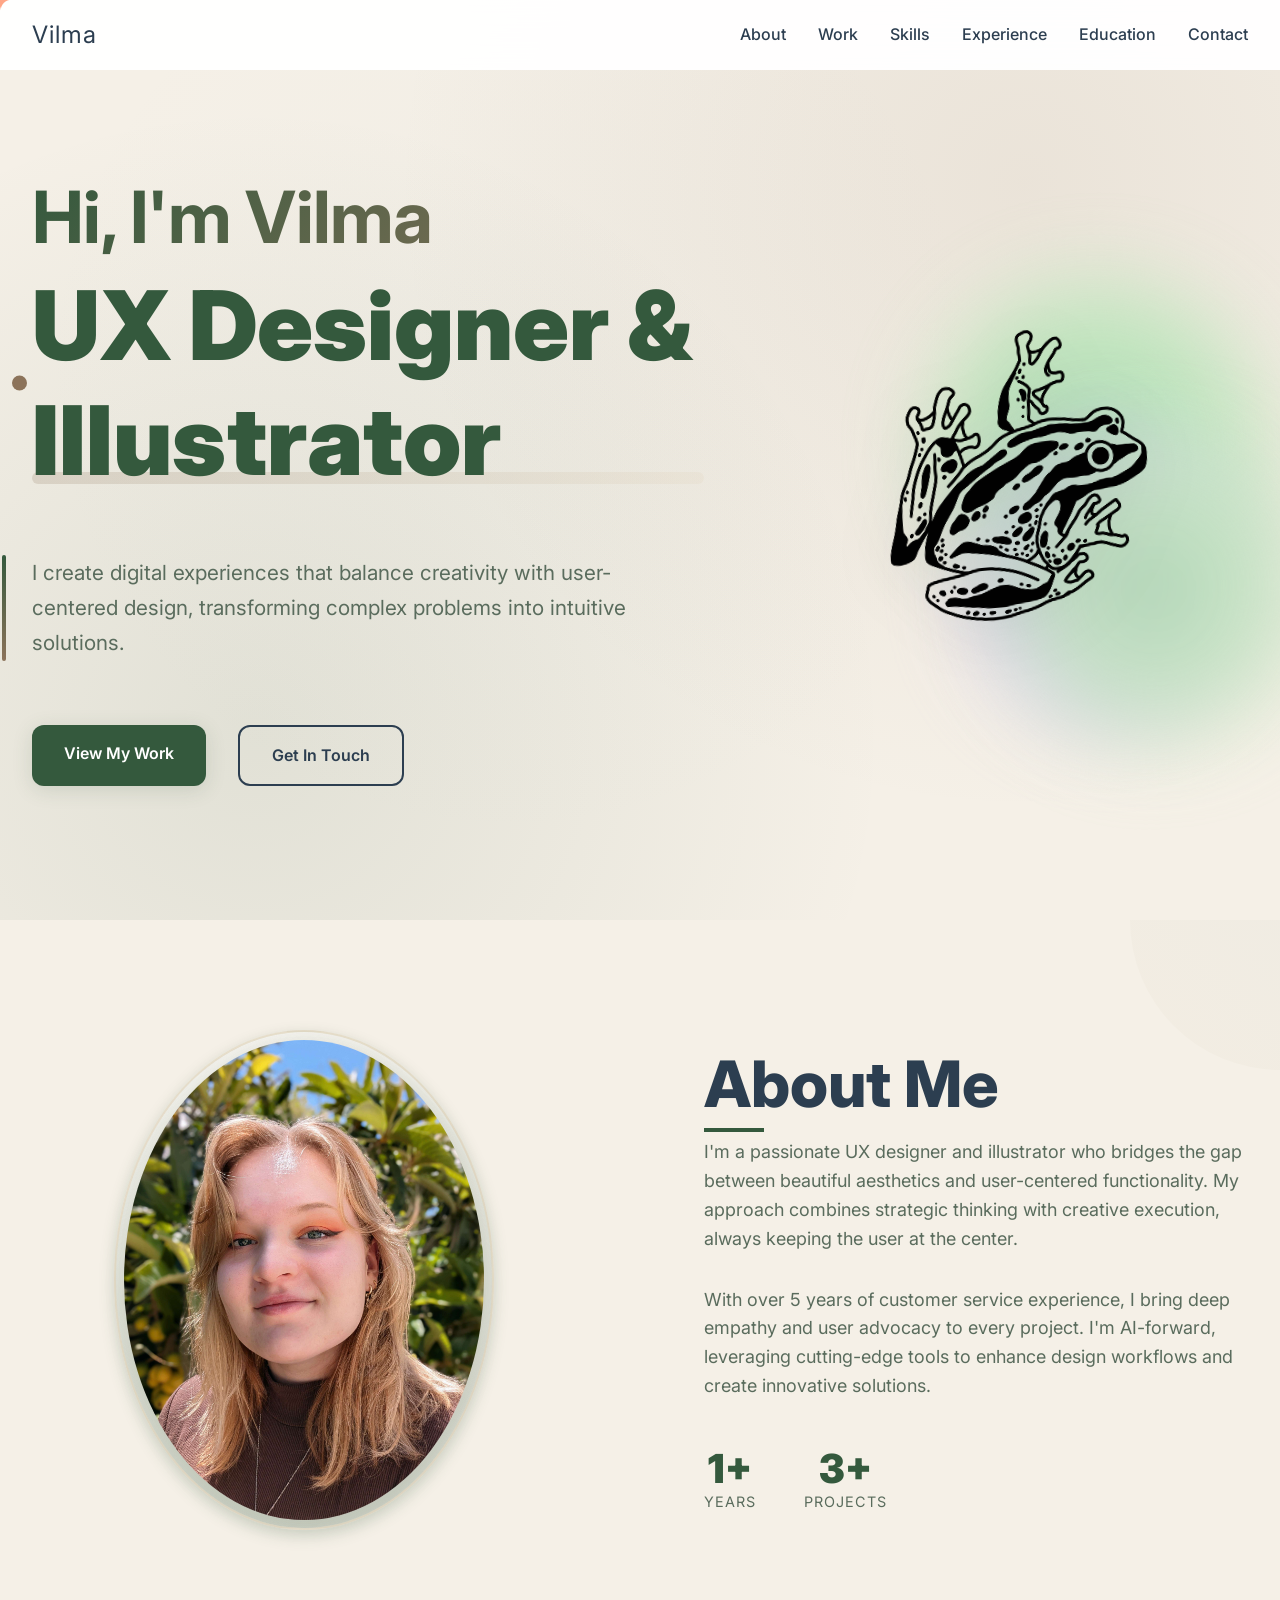
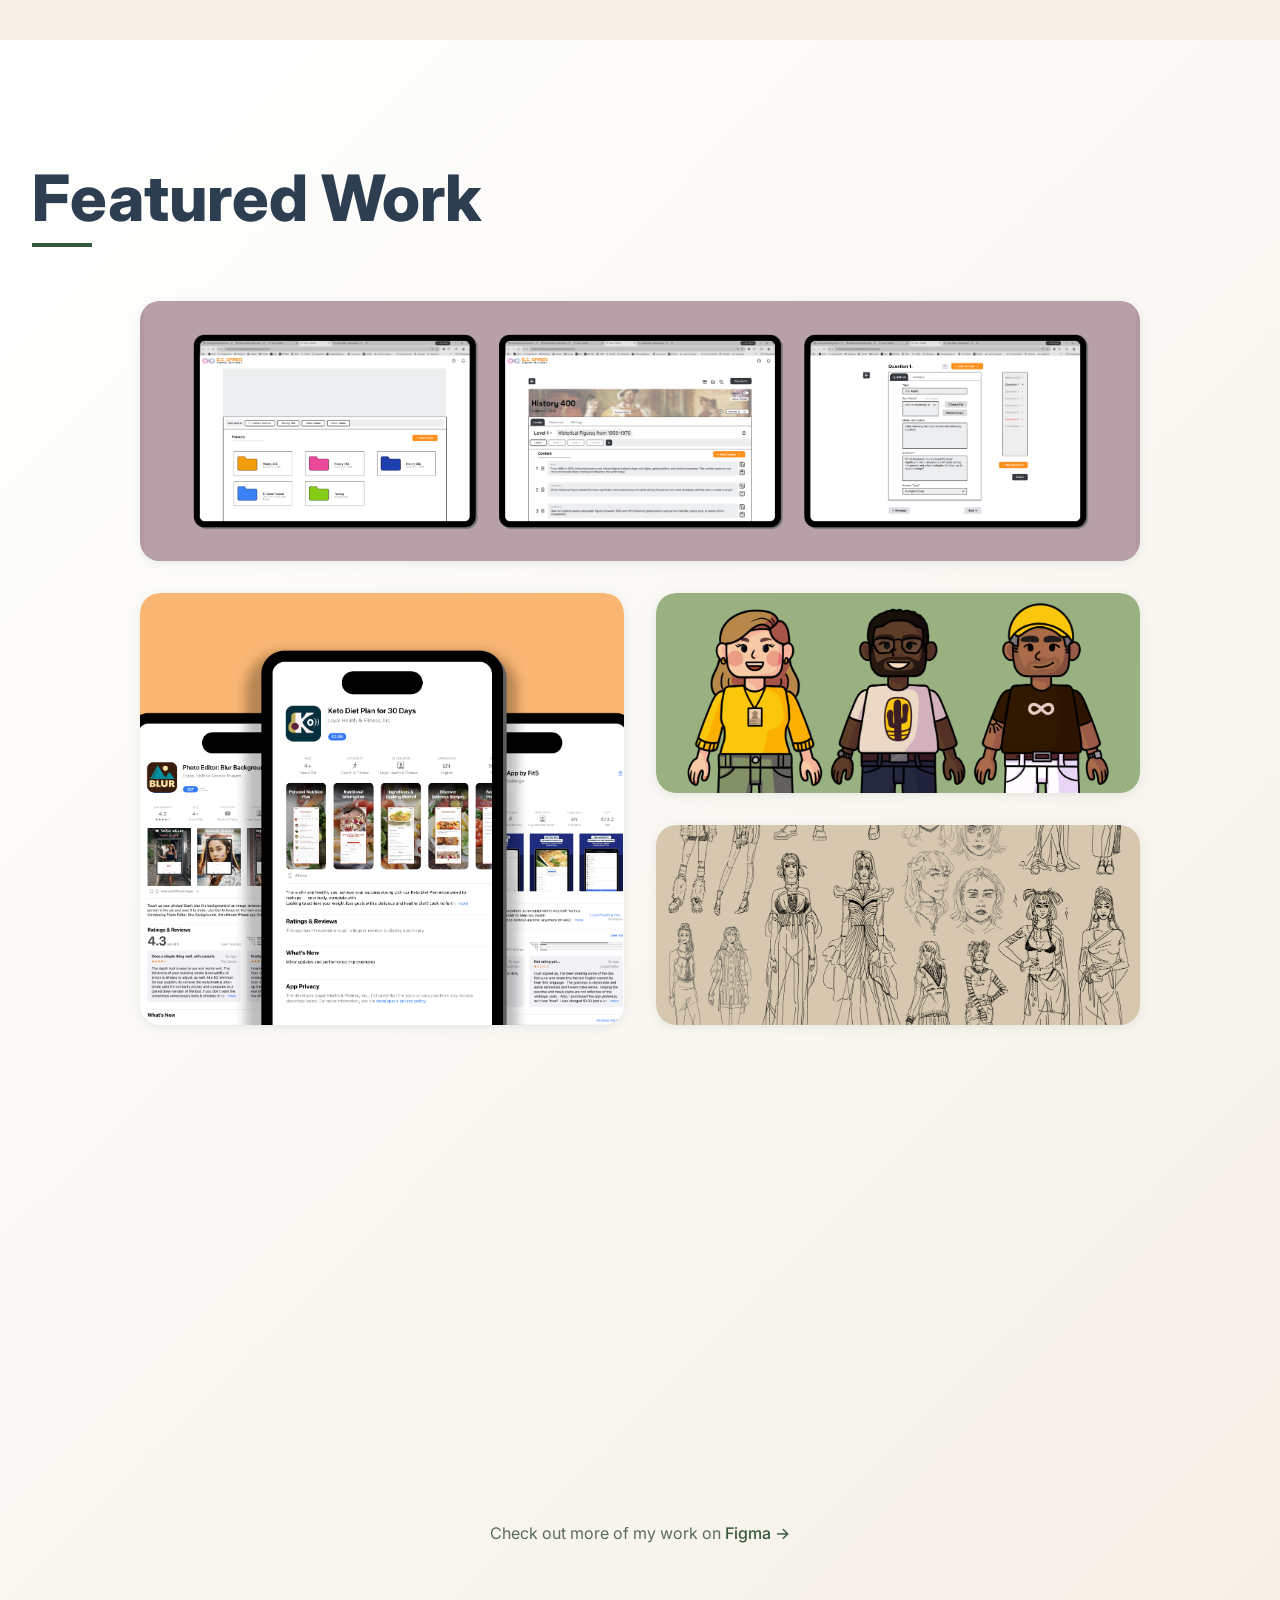
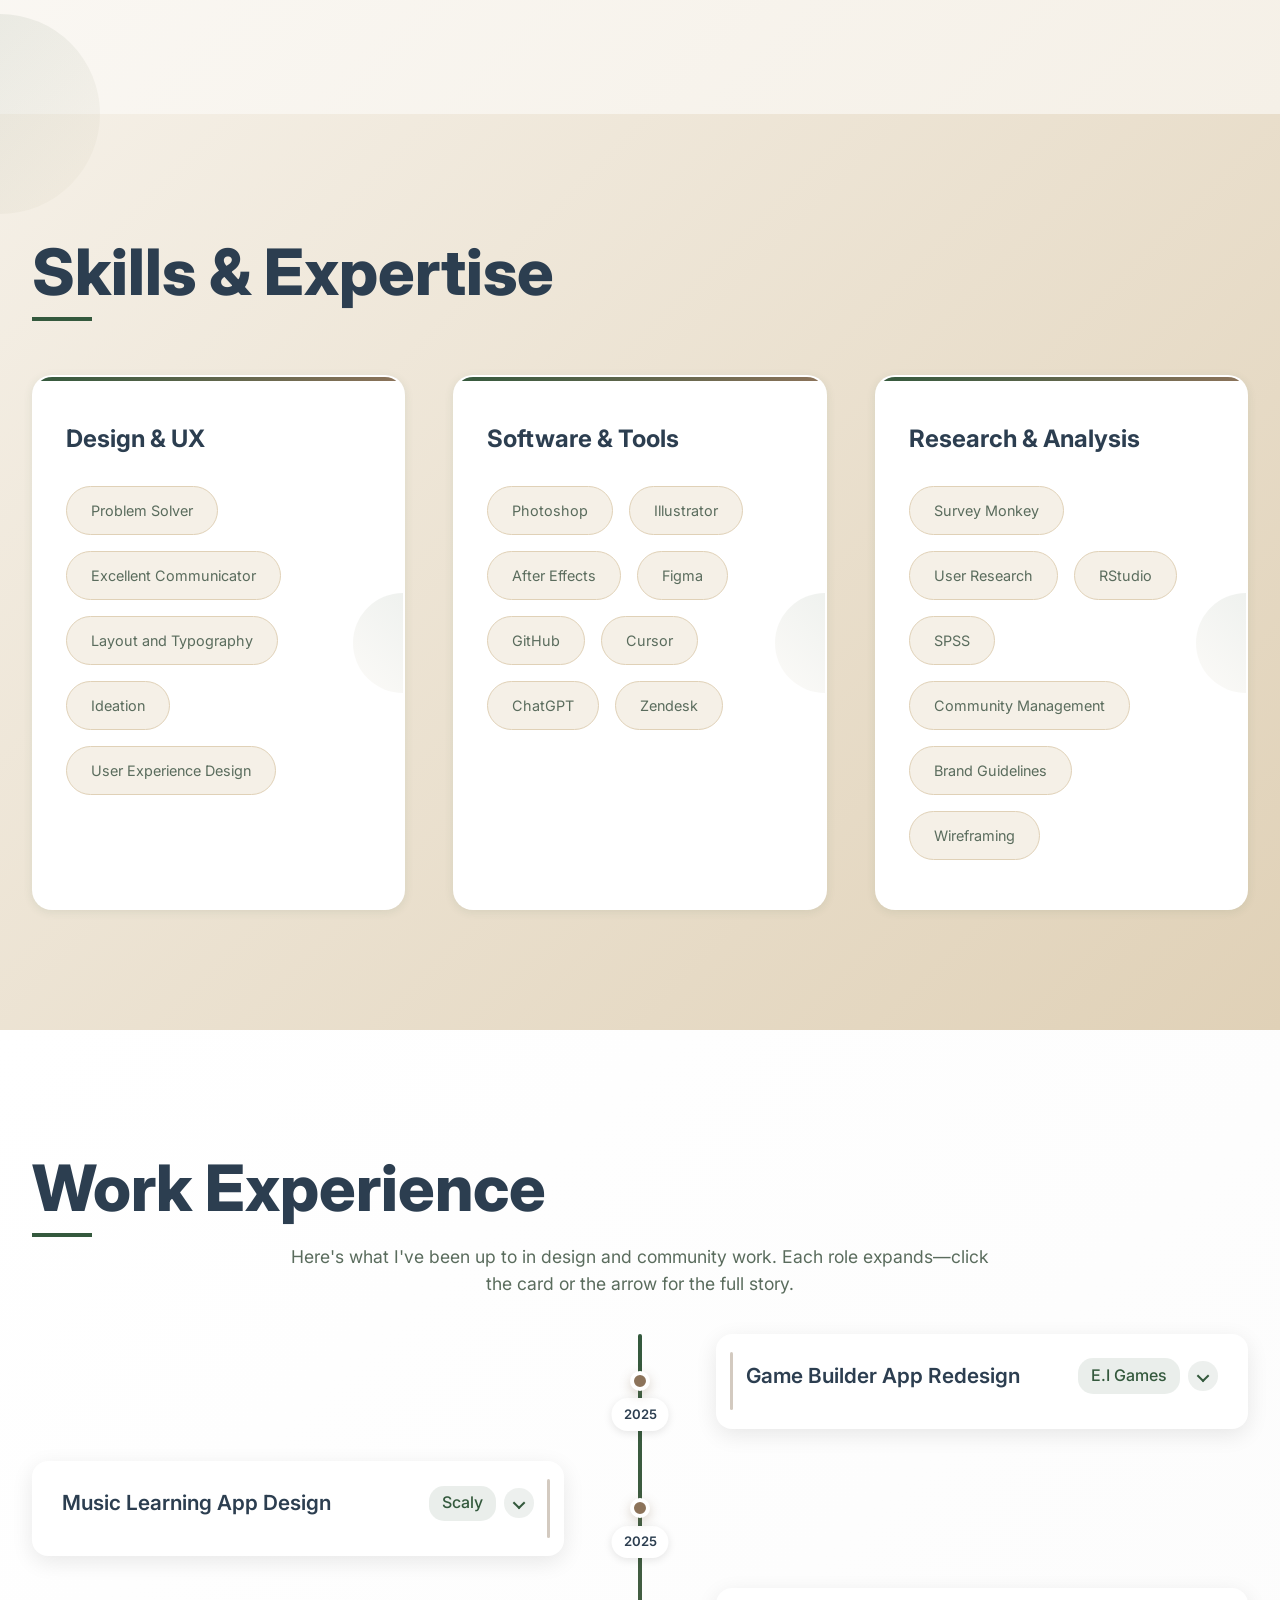
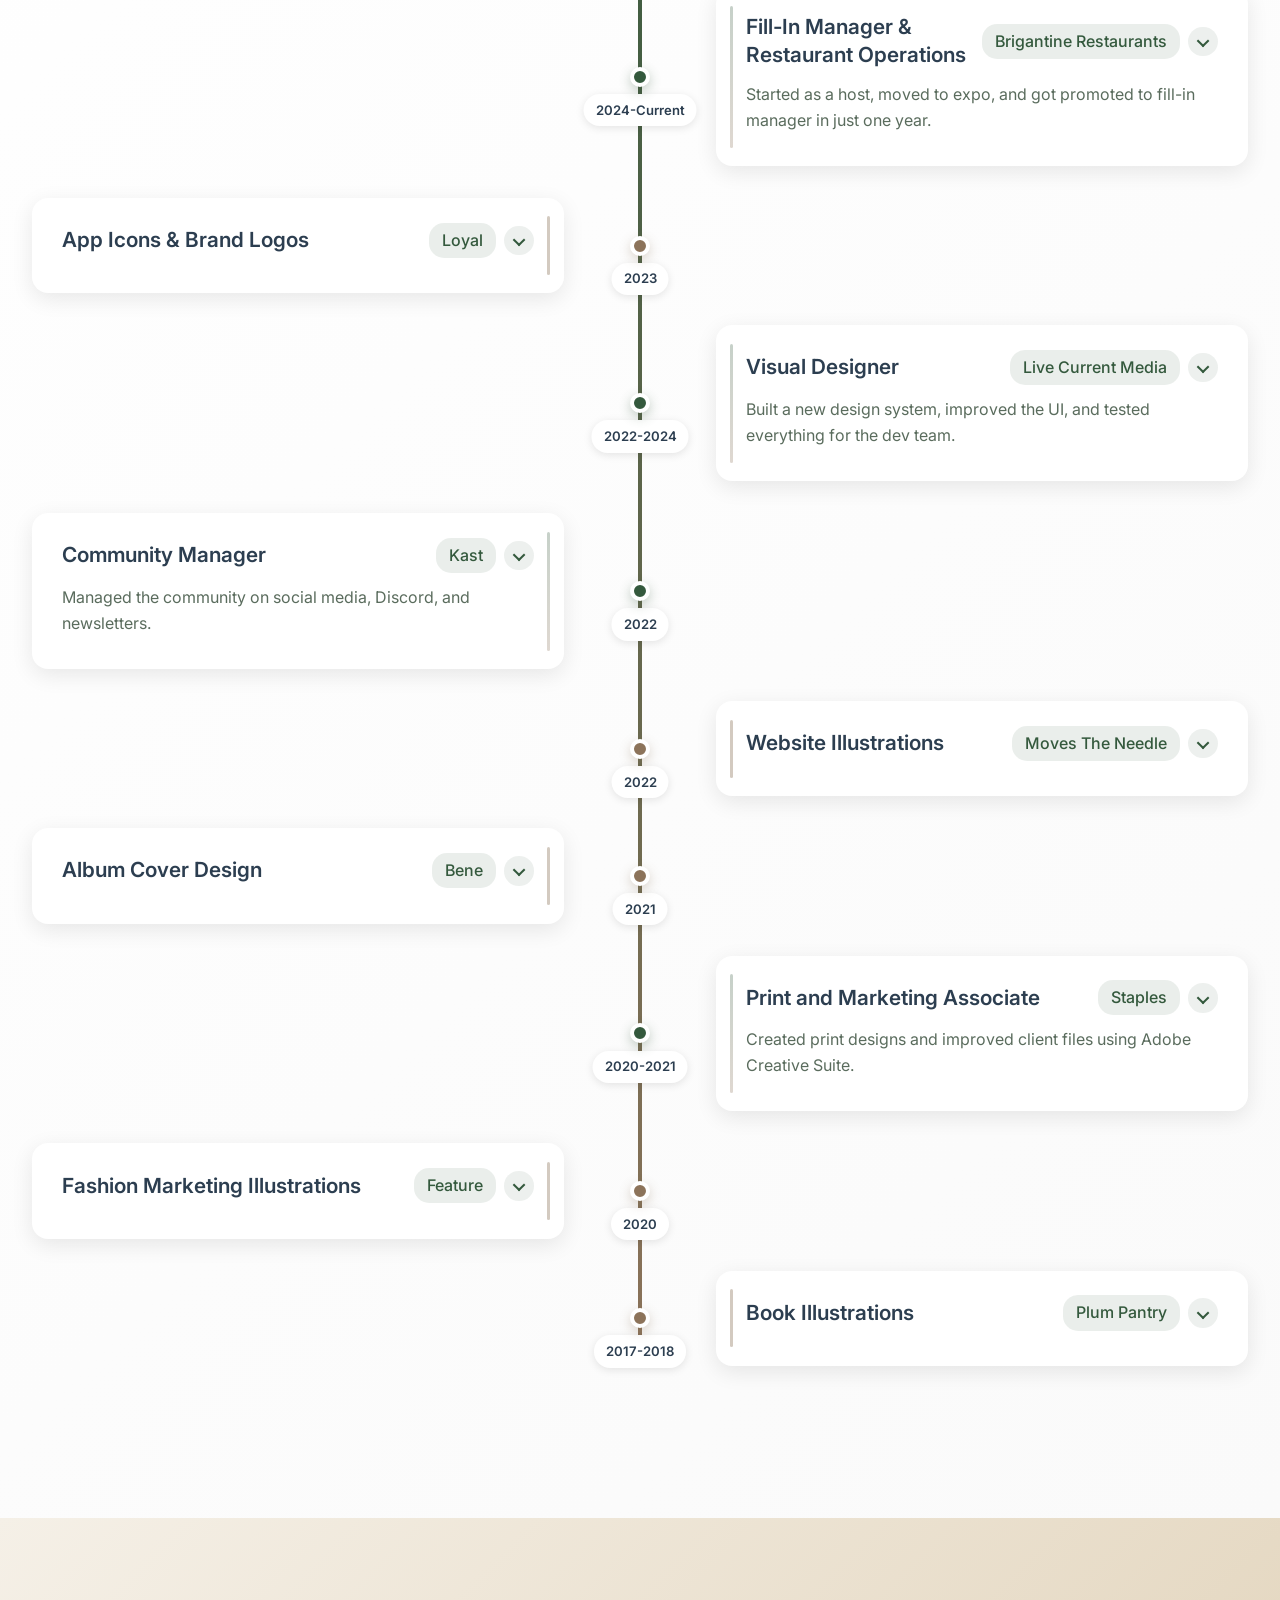
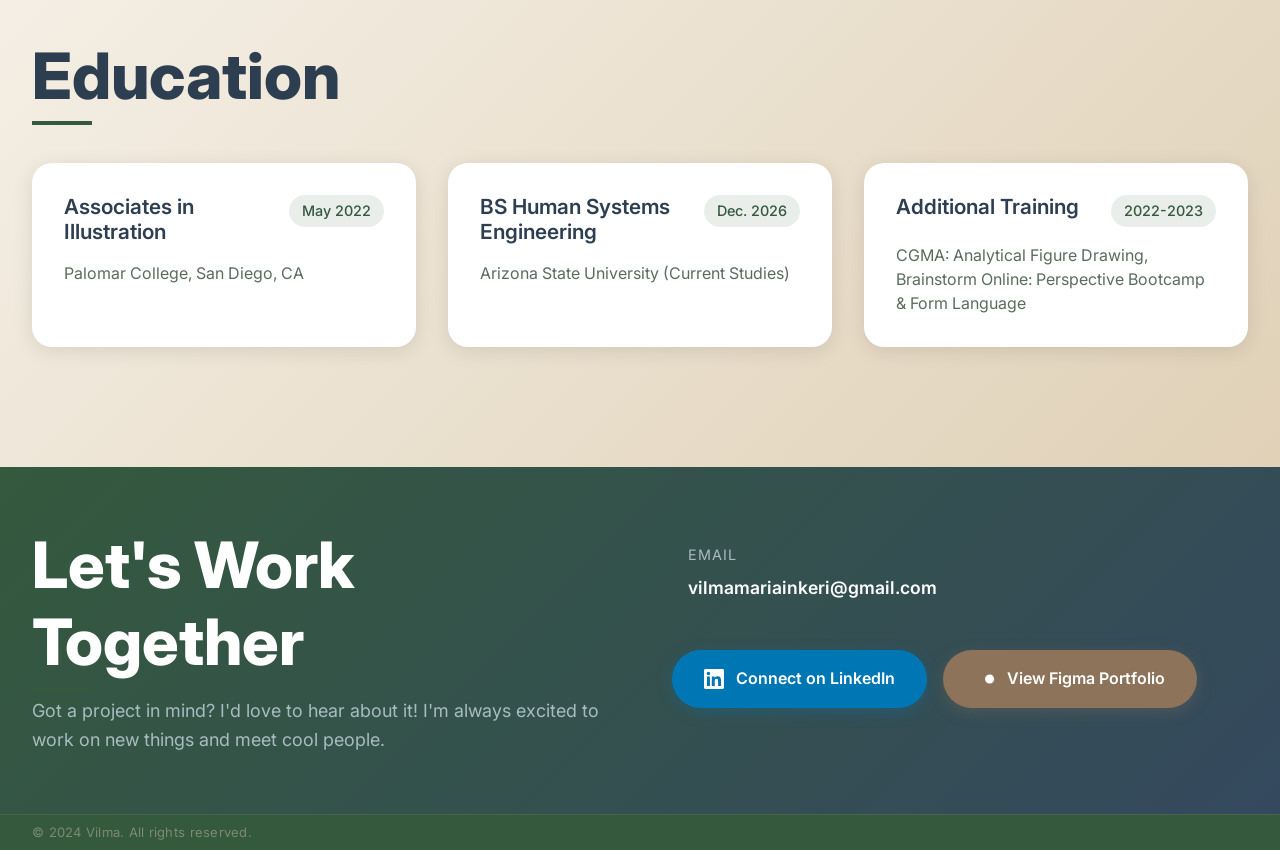
<file: index.html>
<!DOCTYPE html>
<html lang="en">
<head>
    <meta charset="UTF-8">
    <meta name="viewport" content="width=device-width, initial-scale=1.0">
    <title>Vilma - Portfolio</title>
    <link rel="stylesheet" href="styles.css">
    <link rel="preconnect" href="https://fonts.googleapis.com">
    <link rel="preconnect" href="https://fonts.gstatic.com" crossorigin>
    <link href="https://fonts.googleapis.com/css2?family=Inter:wght@300;400;500;600;700;800;900&display=swap" rel="stylesheet">
    <style>

        /* Mobile Responsive Styles */
        @media (max-width: 768px) {
            .container {
                padding: 0 1.5rem;
            }

            .hero {
                padding: 120px 0 80px;
            }

            .hero-content {
                flex-direction: column;
                gap: 3rem;
                text-align: center;
            }

            .hero-text {
                max-width: 100%;
            }

            .name-title {
                font-size: clamp(2.2rem, 8vw, 3.2rem);
                margin-bottom: 1.5rem;
            }

            .hero-description {
                font-size: 1.2rem;
                line-height: 1.7;
                margin-bottom: 2rem;
            }

            .work-grid {
                grid-template-columns: 1fr;
                grid-template-rows: 260px 200px 200px 200px 320px;
                gap: 2rem;
                margin: 4rem 0;
            }

            .work-item {
                height: 320px;
                margin-top: 0;
                border-radius: 16px;
            }

            .work-item:nth-child(1) {
                height: 260px;
            }

            .work-item:nth-child(1) .work-img {
                object-fit: cover;
                object-position: center center;
            }

            .work-item:nth-child(2),
            .work-item:nth-child(3) {
                height: 200px;
            }

            .work-item.work-item-large {
                height: 300px;
            }

            .work-item:nth-child(4) {
                height: 200px;
            }

            .work-title-visible {
                display: block;
                position: static;
                transform: none;
                color: var(--text-primary);
                font-family: var(--font-primary);
                font-size: 1.3rem;
                font-weight: 600;
                text-shadow: none;
                margin-top: 1.5rem;
                text-align: center;
                padding: 0 1rem;
            }

            .work-overlay {
                display: none;
            }

            .work-item:hover .work-title-visible {
                opacity: 1;
            }

            .skills-grid {
                grid-template-columns: 1fr;
                gap: 3rem;
                margin: 4rem 0;
            }

            .skill-category {
                text-align: center;
                padding: 2rem 1rem;
            }

            .skill-items {
                justify-content: center;
                gap: 0.8rem;
            }

            .timeline {
                --timeline-spine: 1.5rem;
                --timeline-pad-left: max(0.75rem, env(safe-area-inset-left, 0px));
                padding-left: var(--timeline-pad-left);
                padding-right: max(0.75rem, env(safe-area-inset-right, 0px));
                margin: 2.5rem 0;
            }

            .timeline-line {
                left: calc(var(--timeline-spine) + var(--timeline-pad-left));
                transform: translateX(-50%);
            }

            .timeline-item {
                margin-bottom: 1.5rem;
                padding-left: calc(var(--timeline-spine) + 1.65rem);
                padding-right: 0.25rem;
                align-items: flex-start;
            }

            .timeline-marker {
                left: var(--timeline-spine);
                top: 50%;
                transform: translate(-50%, -50%);
            }

            .timeline-content {
                padding: 1.35rem 1.5rem;
                border-radius: 12px;
                width: 100%;
                max-width: 100%;
                box-sizing: border-box;
            }

            .work-tags {
                gap: 0.4rem;
                row-gap: 0.55rem;
                padding: 0 0.35rem;
            }

            .tag {
                font-size: 0.68rem;
                padding: 0.28rem 0.55rem;
                line-height: 1.25;
                max-width: 100%;
                box-sizing: border-box;
            }

            .job-highlights {
                gap: 0.45rem;
                row-gap: 0.55rem;
            }

            .highlight {
                max-width: 100%;
                box-sizing: border-box;
            }

            .timeline-content .job-header {
                display: grid;
                grid-template-columns: 1fr auto;
                column-gap: 0.45rem;
                row-gap: 0.5rem;
                align-items: start;
                margin-bottom: 1rem;
            }

            .timeline-content .job-header .job-title {
                grid-column: 1;
                grid-row: 1;
                margin: 0;
                min-width: 0;
                font-size: 1.2rem;
                line-height: 1.3;
            }

            .timeline-content .job-header .job-company {
                grid-column: 1 / -1;
                grid-row: 2;
                margin-left: 0;
                justify-self: start;
                font-size: 1rem;
                color: var(--text-secondary);
            }

            .timeline-content .job-header .expand-icon {
                grid-column: 2;
                grid-row: 1;
                align-self: start;
            }

            .job-highlights {
                flex-wrap: wrap;
                gap: 0.6rem;
                margin-top: 1rem;
            }

            .highlight {
                font-size: 0.8rem;
                padding: 0.4rem 0.8rem;
                border-radius: 20px;
            }

            .project-navigation {
                padding: 4rem 0;
                margin: 4rem 0;
            }

            .project-nav-title {
                font-size: 1.2rem;
                margin-bottom: 2rem;
            }

            .project-nav-grid {
                gap: 1.5rem;
                justify-content: center;
            }

            .project-nav-item {
                padding: 1rem 1.5rem;
                font-size: 0.9rem;
                border-radius: 8px;
            }

            .nav-item-text {
                font-size: 0.9rem;
            }
        }

        @media (max-width: 480px) {
            .container {
                padding: 0 1rem;
            }

            .hero {
                padding: 100px 0 60px;
            }

            .name-title {
                font-size: clamp(1.8rem, 7vw, 2.5rem);
            }

            .title-line.accent {
                display: block;
                width: 100%;
                line-height: 1.3;
                padding-left: 1.25rem;
                padding-bottom: 0.55rem;
                font-size: clamp(1.1rem, 4.2vw, 1.4rem);
            }

            .title-line.accent::before {
                left: 0;
                top: 0.55em;
                transform: translateY(-50%);
            }

            .title-line.accent::after {
                bottom: 0.12em;
                left: 0;
                width: 100%;
                height: 8px;
                opacity: 0.2;
            }

            .hero-description {
                font-size: 1.1rem;
            }

            .project-nav-grid {
                flex-direction: column;
                gap: 1rem;
            }

            .project-nav-item {
                width: 100%;
                max-width: 300px;
                text-align: center;
                padding: 1.2rem 1.5rem;
            }

            .work-grid {
                gap: 1.5rem;
                margin: 3rem 0;
            }

            .work-item {
                height: 300px;
            }

            .work-item:nth-child(1) {
                height: 260px;
            }

            .work-item:nth-child(1) .work-img {
                object-fit: cover;
                object-position: center center;
            }

            .work-item:nth-child(2),
            .work-item:nth-child(3),
            .work-item:nth-child(4) {
                height: 200px;
            }

            .timeline {
                --timeline-spine: 1.25rem;
                --timeline-pad-left: max(0.5rem, env(safe-area-inset-left, 0px));
                padding-left: var(--timeline-pad-left);
                padding-right: max(0.5rem, env(safe-area-inset-right, 0px));
            }

            .timeline-line {
                left: calc(var(--timeline-spine) + var(--timeline-pad-left));
                transform: translateX(-50%);
            }

            .timeline-item {
                padding-left: calc(var(--timeline-spine) + 1.5rem);
            }

            .timeline-content {
                padding: 1.25rem 1.35rem;
            }
        }
    </style>
</head>
<body>
    <!-- Navigation -->
    <nav class="nav nav-portfolio-home">
        <div class="nav-container">
            <div class="nav-logo">
                <a href="#home">Vilma</a>
            </div>
            <div class="nav-menu" id="nav-menu">
                <a href="#about" class="nav-link">About</a>
                <a href="#work" class="nav-link">Work</a>
                <a href="#skills" class="nav-link">Skills</a>
                <a href="#work-history" class="nav-link">Experience</a>
                <a href="#education" class="nav-link">Education</a>
                <a href="#contact" class="nav-link">Contact</a>
            </div>
            <div class="nav-toggle" id="nav-toggle">
                <span class="bar"></span>
                <span class="bar"></span>
                <span class="bar"></span>
            </div>
        </div>
    </nav>

    <!-- Hero Section -->
    <section id="home" class="hero">
        <div class="hero-container">
            <div class="hero-content">
                <div class="hero-text">
                    <h1 class="hero-title">
                        <span class="title-line name-title">Hi, I'm Vilma</span>
                        <span class="title-line accent">UX Designer & Illustrator</span>
                    </h1>
                    <p class="hero-description">
                        I create digital experiences that balance creativity with user-centered design, 
                        transforming complex problems into intuitive solutions.
                    </p>
                    <div class="hero-buttons">
                        <a href="#work" class="btn btn-primary">View My Work</a>
                        <a href="#contact" class="btn btn-secondary">Get In Touch</a>
                    </div>
                </div>
                <div class="hero-visual">
                    <div class="hero-image">
                        <div class="frog-background">
                            <div class="color-blend blend-1"></div>
                            <div class="color-blend blend-2"></div>
                            <div class="color-blend blend-3"></div>
                        </div>
                        <img src="frog_for_curor.png" alt="Frog Illustration" class="hero-illustration" id="frog-illustration">
                    </div>
                </div>
            </div>
        </div>
    </section>

    <!-- About Section -->
    <section id="about" class="about">
        <div class="about-container">
            <div class="about-content">
                <div class="about-image">
                    <div class="about-photo-container">
                        <div class="photo-frame" aria-hidden="true"></div>
                        <img src="about-photo.jpg" alt="Vilma - UX Designer & Illustrator" class="about-photo">
                    </div>
                </div>
                <div class="about-text">
                    <h2 class="section-title">About Me</h2>
                    <p class="about-description">
                        I'm a passionate UX designer and illustrator who bridges the gap between 
                        beautiful aesthetics and user-centered functionality. My approach combines 
                        strategic thinking with creative execution, always keeping the user at the center.
                    </p>
                    <p class="about-description">
                        With over 5 years of customer service experience, I bring deep empathy 
                        and user advocacy to every project. I'm AI-forward, leveraging cutting-edge 
                        tools to enhance design workflows and create innovative solutions.
                    </p>
                    <div class="about-stats">
                        <div class="stat">
                            <span class="stat-number">3+</span>
                            <span class="stat-label">Years</span>
                        </div>
                        <div class="stat">
                            <span class="stat-number">10+</span>
                            <span class="stat-label">Projects</span>
                        </div>
                    </div>
                </div>
            </div>
        </div>
    </section>

    <!-- Work Section -->
    <section id="work" class="work">
        <div class="work-container">
            <h2 class="section-title">Featured Work</h2>
            <div class="work-grid">
                <!-- E.I. Games Game Builder - Featured -->
        <div class="work-item">
            <a href="ei-games-game-builder.html" class="work-link-full">
                        <div class="work-image">
                            <img src="e_i_banner-04.png" alt="E.I. Project — three tablets: folder library with E.I. Project, History 400 course, and question editor" class="work-img" fetchpriority="high" decoding="async">
                            <h3 class="work-title-visible">E.I. Games · Game Builder</h3>
                            <div class="work-overlay">
                                <h3 class="work-title">E.I. Games · Game Builder</h3>
                                <div class="work-tags">
                                    <span class="tag">UX / UI</span>
                                    <span class="tag">EdTech</span>
                                    <span class="tag">Product design</span>
                                </div>
                            </div>
                        </div>
                    </a>
                </div>
                
                <!-- Mobile App Logos - Left Column -->
        <div class="work-item">
            <a href="mobile-app-logos.html" class="work-link-full">
                        <div class="work-image">
                            <img src="App icons banner.png" alt="Mobile App Logos Collection" class="work-img">
                            <h3 class="work-title-visible">Loyal App Redesigns</h3>
                            <div class="work-overlay">
                                <h3 class="work-title">Loyal App Redesigns</h3>
                                <div class="work-tags">
                                    <span class="tag">Logo Design</span>
                                    <span class="tag">Brand Identity</span>
                                    <span class="tag">Mobile Apps</span>
                                </div>
                            </div>
                        </div>
                    </a>
                </div>
                
                <!-- Commission Illustrations - Top Right -->
        <div class="work-item">
            <a href="commission-illustrations.html" class="work-link-full">
                        <div class="work-image">
                            <img src="comission design banner.png" alt="Commission Illustrations" class="work-img">
                            <h3 class="work-title-visible">Freelance</h3>
                            <div class="work-overlay">
                                <h3 class="work-title">Freelance</h3>
                                <div class="work-tags">
                                    <span class="tag">Illustration</span>
                                    <span class="tag">Client Work</span>
                                    <span class="tag">Social Media</span>
                                </div>
                            </div>
                        </div>
                    </a>
                </div>
                
                <!-- Fashion Design - Stacked Below Commission -->
        <div class="work-item">
            <a href="personal-work.html" class="work-link-full">
                        <div class="work-image">
                            <img src="fashion design banner new.png" alt="Fashion Design" class="work-img">
                            <h3 class="work-title-visible">Fashion Design</h3>
                            <div class="work-overlay">
                                <h3 class="work-title">Fashion Design</h3>
                                <div class="work-tags">
                                    <span class="tag">Fashion</span>
                                    <span class="tag">Sketching</span>
                                    <span class="tag">Creative</span>
                                </div>
                            </div>
                        </div>
                    </a>
                </div>

                <!-- Scaly Music App -->
        <div class="work-item work-item-large">
            <a href="scaly-music-app.html" class="work-link-full">
                        <div class="work-image">
                            <img src="music project banner.png" alt="Scaly Music App" class="work-img" decoding="async">
                            <h3 class="work-title-visible">Scaly Music App</h3>
                            <div class="work-overlay">
                                <h3 class="work-title">Scaly Music App</h3>
                                <div class="work-tags">
                                    <span class="tag">UX Design</span>
                                    <span class="tag">Music Education</span>
                                    <span class="tag">Mobile App</span>
                                </div>
                            </div>
                        </div>
                    </a>
                </div>
            </div>
            <p class="work-subtitle">Check out more of my work on <a href="https://www.figma.com/design/4xMJXX2lDwUTSmAfzx9rxB/Vilma-Figma-Portfolio?node-id=1-56694&t=NnYY9jGuqxiaJ5Eg-1" target="_blank" class="figma-link">Figma →</a></p>
        </div>
    </section>

    <!-- Skills Section -->
    <section id="skills" class="skills">
        <div class="skills-container">
            <h2 class="section-title">Skills & Expertise</h2>
            <div class="skills-grid">
                <div class="skill-category">
                    <h3 class="skill-title">Design & UX</h3>
                    <div class="skill-items">
                        <span class="skill-item">Problem Solver</span>
                        <span class="skill-item">Excellent Communicator</span>
                        <span class="skill-item">Layout and Typography</span>
                        <span class="skill-item">Ideation</span>
                        <span class="skill-item">User Experience Design</span>
                    </div>
                </div>
                <div class="skill-category">
                    <h3 class="skill-title">Software & Tools</h3>
                    <div class="skill-items">
                        <span class="skill-item">Photoshop</span>
                        <span class="skill-item">Illustrator</span>
                        <span class="skill-item">After Effects</span>
                        <span class="skill-item">Figma</span>
                        <span class="skill-item">GitHub</span>
                        <span class="skill-item">Cursor</span>
                        <span class="skill-item">ChatGPT</span>
                        <span class="skill-item">Zendesk</span>
                    </div>
                </div>
                <div class="skill-category">
                    <h3 class="skill-title">Research & Analysis</h3>
                    <div class="skill-items">
                        <span class="skill-item">Survey Monkey</span>
                        <span class="skill-item">User Research</span>
                        <span class="skill-item">RStudio</span>
                        <span class="skill-item">SPSS</span>
                        <span class="skill-item">Community Management</span>
                        <span class="skill-item">Brand Guidelines</span>
                        <span class="skill-item">Wireframing</span>
                    </div>
                </div>
            </div>
        </div>
    </section>

    <!-- Work History Section -->
    <section id="work-history" class="work-history">
        <div class="work-history-container">
            <h2 class="section-title">Work Experience</h2>
            <p class="work-history-subtitle">Here's what I've been up to in design and community work. Each role expands—click the card or the arrow for the full story.</p>
            
            <div class="timeline">
                <div class="timeline-line"></div>
                
                <div class="timeline-item freelance" data-year="2025">
                    <div class="timeline-marker">
                        <div class="marker-dot freelance-dot"></div>
                        <div class="marker-year">2025</div>
                    </div>
                    <div class="timeline-content" onclick="toggleTimelineItem(this)">
                        <div class="job-header">
                            <h3 class="job-title">Game Builder App Redesign</h3>
                            <span class="job-company">E.I Games</span>
                            <span class="expand-icon" aria-hidden="true"></span>
                        </div>
                        <div class="job-details expanded-content">
                            <p class="job-description">I worked on remaking their game builder app that helps teachers make gamified learning experiences. I redesigned the interface to make it more intuitive and user-friendly for educators.</p>
                            <div class="job-highlights">
                                <span class="highlight">App Redesign</span>
                                <span class="highlight">Gamified Learning</span>
                                <span class="highlight">UI/UX Design</span>
                                <span class="highlight">Education Technology</span>
                            </div>
                        </div>
                    </div>
                </div>

                <div class="timeline-item freelance" data-year="2025">
                    <div class="timeline-marker">
                        <div class="marker-dot freelance-dot"></div>
                        <div class="marker-year">2025</div>
                    </div>
                    <div class="timeline-content" onclick="toggleTimelineItem(this)">
                        <div class="job-header">
                            <h3 class="job-title">Music Learning App Design</h3>
                            <span class="job-company">Scaly</span>
                            <span class="expand-icon" aria-hidden="true"></span>
                        </div>
                        <div class="job-details expanded-content">
                            <p class="job-description">I designed a music learning app that makes practicing scales actually fun. I created user personas, mapped out how people would use the app, built all the screens, and put together a design system. Worked closely with the client to get everything just right.</p>
                            <div class="job-highlights">
                                <span class="highlight">Mobile App Design</span>
                                <span class="highlight">User Research</span>
                                <span class="highlight">UI Design</span>
                                <span class="highlight">Figma</span>
                                <span class="highlight">Client Collaboration</span>
                            </div>
                        </div>
                    </div>
                </div>

                <div class="timeline-item" data-year="2024-Current">
                    <div class="timeline-marker">
                        <div class="marker-dot"></div>
                        <div class="marker-year">2024-Current</div>
                    </div>
                    <div class="timeline-content" onclick="toggleTimelineItem(this)">
                        <div class="job-header">
                            <h3 class="job-title">Fill-In Manager & Restaurant Operations</h3>
                            <span class="job-company">Brigantine Restaurants</span>
                            <span class="expand-icon" aria-hidden="true"></span>
                        </div>
                        <div class="job-overview">
                            <p>Started as a host, moved to expo, and got promoted to fill-in manager in just one year.</p>
                        </div>
                        <div class="job-details expanded-content">
                            <p class="job-description">I started as a host at a busy beachside restaurant, moved to expo, and got promoted to fill-in manager after just one year. Now I help out as fill-in manager while still doing hosting when needed. It's taught me a lot about working fast and staying flexible.</p>
                            <div class="job-highlights">
                                <span class="highlight">Fill-In Manager</span>
                                <span class="highlight">Rapid Promotion</span>
                                <span class="highlight">Host Experience</span>
                            </div>
                        </div>
                    </div>
                </div>

                <div class="timeline-item freelance" data-year="2023">
                    <div class="timeline-marker">
                        <div class="marker-dot freelance-dot"></div>
                        <div class="marker-year">2023</div>
                    </div>
                    <div class="timeline-content" onclick="toggleTimelineItem(this)">
                        <div class="job-header">
                            <h3 class="job-title">App Icons & Brand Logos</h3>
                            <span class="job-company">Loyal</span>
                            <span class="expand-icon" aria-hidden="true"></span>
                        </div>
                        <div class="job-details expanded-content">
                            <p class="job-description">I created over 200 app icon concepts for Loyal. I started with hand-drawn sketches, then refined them in black and white, and finally added color variations. The final designs were ready to go live on the App Store.</p>
                            <div class="job-highlights">
                                <span class="highlight">App Icon Design</span>
                                <span class="highlight">Brand Identity</span>
                                <span class="highlight">Figma</span>
                                <span class="highlight">Procreate</span>
                            </div>
                        </div>
                    </div>
                </div>

                <div class="timeline-item" data-year="2022-2024">
                    <div class="timeline-marker">
                        <div class="marker-dot"></div>
                        <div class="marker-year">2022-2024</div>
                    </div>
                    <div class="timeline-content" onclick="toggleTimelineItem(this)">
                        <div class="job-header">
                            <h3 class="job-title">Visual Designer</h3>
                            <span class="job-company">Live Current Media</span>
                            <span class="expand-icon" aria-hidden="true"></span>
                        </div>
                        <div class="job-overview">
                            <p>Built a new design system, improved the UI, and tested everything for the dev team.</p>
                        </div>
                        <div class="job-details expanded-content">
                            <p class="job-description">I built a new design system from scratch, improved the UI, and tested everything for the development team. I also made marketing materials and worked as an internal designer under two really experienced UX managers who taught me a lot.</p>
                            <div class="job-highlights">
                                <span class="highlight">Design System</span>
                                <span class="highlight">UI Refinement</span>
                                <span class="highlight">QA Testing</span>
                                <span class="highlight">Marketing Materials</span>
                                <span class="highlight">Internal Design</span>
                            </div>
                        </div>
                    </div>
                </div>

                <div class="timeline-item" data-year="2022">
                    <div class="timeline-marker">
                        <div class="marker-dot"></div>
                        <div class="marker-year">2022</div>
                    </div>
                    <div class="timeline-content" onclick="toggleTimelineItem(this)">
                        <div class="job-header">
                            <h3 class="job-title">Community Manager</h3>
                            <span class="job-company">Kast</span>
                            <span class="expand-icon" aria-hidden="true"></span>
                        </div>
                        <div class="job-overview">
                            <p>Managed the community on social media, Discord, and newsletters.</p>
                        </div>
                        <div class="job-details expanded-content">
                            <p class="job-description">I managed community engagement and created communications for product launches. I also designed surveys to get insights from the community.</p>
                            <div class="job-highlights">
                                <span class="highlight">Community Management</span>
                                <span class="highlight">Product Launches</span>
                                <span class="highlight">Survey Design</span>
                            </div>
                        </div>
                    </div>
                </div>

                <div class="timeline-item freelance" data-year="2022">
                    <div class="timeline-marker">
                        <div class="marker-dot freelance-dot"></div>
                        <div class="marker-year">2022</div>
                    </div>
                    <div class="timeline-content" onclick="toggleTimelineItem(this)">
                        <div class="job-header">
                            <h3 class="job-title">Website Illustrations</h3>
                            <span class="job-company">Moves The Needle</span>
                            <span class="expand-icon" aria-hidden="true"></span>
                        </div>
                        <div class="job-details expanded-content">
                            <p class="job-description">I created custom illustrations and animations for Moves The Needle's website.</p>
                            <div class="job-highlights">
                                <span class="highlight">Custom Illustrations</span>
                                <span class="highlight">Animations</span>
                                <span class="highlight">Figma</span>
                                <span class="highlight">Procreate</span>
                            </div>
                        </div>
                    </div>
                </div>

                <div class="timeline-item freelance" data-year="2021">
                    <div class="timeline-marker">
                        <div class="marker-dot freelance-dot"></div>
                        <div class="marker-year">2021</div>
                    </div>
                    <div class="timeline-content" onclick="toggleTimelineItem(this)">
                        <div class="job-header">
                            <h3 class="job-title">Album Cover Design</h3>
                            <span class="job-company">Bene</span>
                            <span class="expand-icon" aria-hidden="true"></span>
                        </div>
                        <div class="job-details expanded-content">
                            <p class="job-description">I designed album cover artwork for musician Bene.</p>
                            <div class="job-highlights">
                                <span class="highlight">Album Artwork</span>
                                <span class="highlight">Visual Identity</span>
                                <span class="highlight">Procreate</span>
                            </div>
                        </div>
                    </div>
                </div>

                <div class="timeline-item" data-year="2020-2021">
                    <div class="timeline-marker">
                        <div class="marker-dot"></div>
                        <div class="marker-year">2020-2021</div>
                    </div>
                    <div class="timeline-content" onclick="toggleTimelineItem(this)">
                        <div class="job-header">
                            <h3 class="job-title">Print and Marketing Associate</h3>
                            <span class="job-company">Staples</span>
                            <span class="expand-icon" aria-hidden="true"></span>
                        </div>
                        <div class="job-overview">
                            <p>Created print designs and improved client files using Adobe Creative Suite.</p>
                        </div>
                        <div class="job-details expanded-content">
                            <p class="job-description">I worked with clients to create print designs and made sure their files looked great when printed. I also kept the commercial printers running smoothly.</p>
                            <div class="job-highlights">
                                <span class="highlight">Print Design</span>
                                <span class="highlight">Adobe Creative Suite</span>
                                <span class="highlight">File Enhancement</span>
                            </div>
                        </div>
                    </div>
                </div>

                <div class="timeline-item freelance" data-year="2020">
                    <div class="timeline-marker">
                        <div class="marker-dot freelance-dot"></div>
                        <div class="marker-year">2020</div>
                    </div>
                    <div class="timeline-content" onclick="toggleTimelineItem(this)">
                        <div class="job-header">
                            <h3 class="job-title">Fashion Marketing Illustrations</h3>
                            <span class="job-company">Feature</span>
                            <span class="expand-icon" aria-hidden="true"></span>
                        </div>
                        <div class="job-details expanded-content">
                            <p class="job-description">I created fashion marketing illustrations for Feature.</p>
                            <div class="job-highlights">
                                <span class="highlight">Fashion Marketing</span>
                                <span class="highlight">Brand Identity</span>
                                <span class="highlight">Procreate</span>
                            </div>
                        </div>
                    </div>
                </div>

                <div class="timeline-item freelance" data-year="2017-2018">
                    <div class="timeline-marker">
                        <div class="marker-dot freelance-dot"></div>
                        <div class="marker-year">2017-2018</div>
                    </div>
                    <div class="timeline-content" onclick="toggleTimelineItem(this)">
                        <div class="job-header">
                            <h3 class="job-title">Book Illustrations</h3>
                            <span class="job-company">Plum Pantry</span>
                            <span class="expand-icon" aria-hidden="true"></span>
                        </div>
                        <div class="job-details expanded-content">
                            <p class="job-description">I created book illustrations for Plum Pantry.</p>
                            <div class="job-highlights">
                                <span class="highlight">Book Illustration</span>
                                <span class="highlight">Visual Narratives</span>
                                <span class="highlight">Procreate</span>
                            </div>
                        </div>
                    </div>
                </div>
            </div>
        </div>
    </section>

    <!-- Education Section -->
    <section id="education" class="education">
        <div class="education-container">
            <h2 class="section-title">Education</h2>
            <div class="education-grid">
                <div class="education-item">
                    <div class="education-header">
                        <h3 class="education-degree">Associates in Illustration</h3>
                        <span class="education-year">May 2022</span>
                    </div>
                    <p class="education-school">Palomar College, San Diego, CA</p>
                </div>
                <div class="education-item">
                    <div class="education-header">
                        <h3 class="education-degree">BS Human Systems Engineering</h3>
                        <span class="education-year">Dec. 2026</span>
                    </div>
                    <p class="education-school">Arizona State University (Current Studies)</p>
                </div>
                <div class="education-item">
                    <div class="education-header">
                        <h3 class="education-degree">Additional Training</h3>
                        <span class="education-year">2022-2023</span>
                    </div>
                    <p class="education-school">CGMA: Analytical Figure Drawing, Brainstorm Online: Perspective Bootcamp & Form Language</p>
                </div>
            </div>
        </div>
    </section>

    <!-- Contact Section -->
    <section id="contact" class="contact">
        <div class="contact-container">
            <div class="contact-content">
                <div class="contact-text">
                    <h2 class="section-title">Let's Work Together</h2>
                    <p class="contact-description">
                        Got a project in mind? I'd love to hear about it! I'm always excited 
                        to work on new things and meet cool people.
                    </p>
                </div>
                <div class="contact-right">
                    <div class="contact-info">
                        <div class="contact-email-wrap">
                            <a href="mailto:vilmamariainkeri@gmail.com" class="contact-item" id="contact-email-copy" data-email="vilmamariainkeri@gmail.com" title="Click to copy email" aria-label="Copy email address to clipboard">
                                <span class="contact-label">Email</span>
                                <span class="contact-value">vilmamariainkeri@gmail.com</span>
                            </a>
                        </div>
                    </div>
                    <div class="social-links">
                        <a href="https://www.linkedin.com/in/Vilma-M-Koivisto" target="_blank" class="social-btn linkedin-btn">
                            <svg class="social-icon" viewBox="0 0 24 24" fill="currentColor">
                                <path d="M20.447 20.452h-3.554v-5.569c0-1.328-.027-3.037-1.852-3.037-1.853 0-2.136 1.445-2.136 2.939v5.667H9.351V9h3.414v1.561h.046c.477-.9 1.637-1.85 3.37-1.85 3.601 0 4.267 2.37 4.267 5.455v6.286zM5.337 7.433c-1.144 0-2.063-.926-2.063-2.065 0-1.138.92-2.063 2.063-2.063 1.14 0 2.064.925 2.064 2.063 0 1.139-.925 2.065-2.064 2.065zm1.782 13.019H3.555V9h3.564v11.452zM22.225 0H1.771C.792 0 0 .774 0 1.729v20.542C0 23.227.792 24 1.771 24h20.451C23.2 24 24 23.227 24 22.271V1.729C24 .774 23.2 0 22.222 0h.003z"/>
                            </svg>
                            <span>Connect on LinkedIn</span>
                        </a>
                        <a href="https://www.figma.com/design/4xMJXX2lDwUTSmAfzx9rxB/Vilma-Figma-Portfolio?node-id=1-56694&t=NnYY9jGuqxiaJ5Eg-1" target="_blank" class="social-btn figma-btn">
                            <svg class="social-icon" viewBox="0 0 24 24" fill="currentColor">
                                <path d="M12 12c0-3.012 2.467-5.45 5.5-5.45s5.5 2.438 5.5 5.45-2.467 5.45-5.5 5.45S12 15.012 12 12zM6.5 6.55C3.467 6.55 1 8.988 1 12s2.467 5.45 5.5 5.45S12 15.012 12 12 9.533 6.55 6.5 6.55zM6.5 17.45c-3.033 0-5.5-2.438-5.5-5.45s2.467-5.45 5.5-5.45S12 8.988 12 12s-2.467 5.45-5.5 5.45z"/>
                            </svg>
                            <span>View Figma Portfolio</span>
                        </a>
                    </div>
                </div>
            </div>
        </div>
    </section>

    <!-- Footer -->
    <footer class="footer">
        <div class="footer-container">
            <div class="footer-content">
                <div class="footer-text">
                    <p>&copy; 2024 Vilma. All rights reserved.</p>
                </div>
            </div>
        </div>
    </footer>

    <script src="script.js"></script>
</body>
</html>
</file>
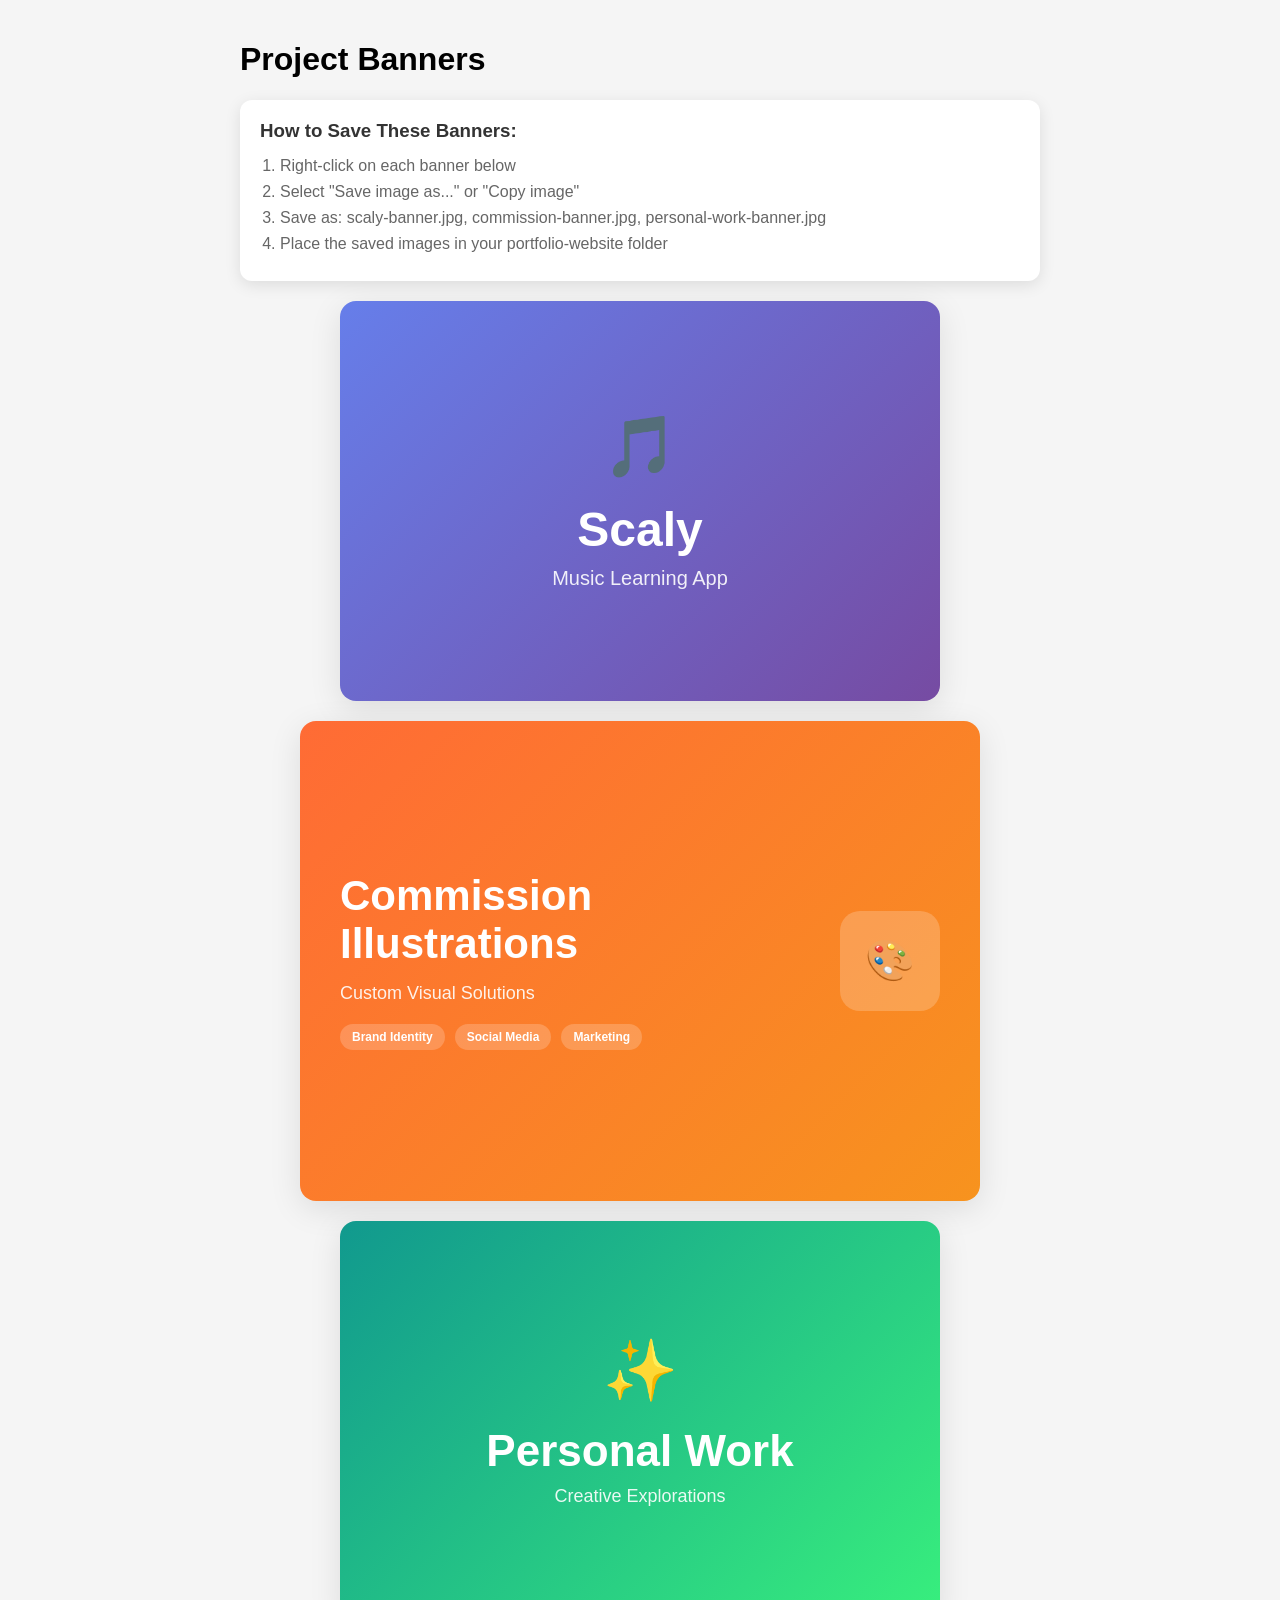
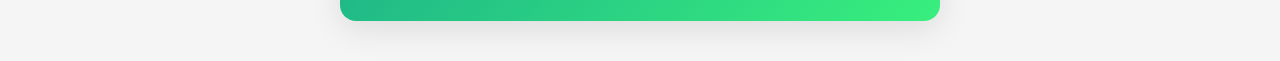
<file: banner-generator.html>
<!DOCTYPE html>
<html lang="en">
<head>
    <meta charset="UTF-8">
    <meta name="viewport" content="width=device-width, initial-scale=1.0">
    <title>Banner Generator</title>
    <style>
        body {
            margin: 0;
            padding: 20px;
            background: #f5f5f5;
            font-family: Arial, sans-serif;
        }
        
        .container {
            max-width: 800px;
            margin: 0 auto;
        }
        
        .banner {
            width: 600px;
            height: 400px;
            margin: 20px auto;
            border-radius: 16px;
            position: relative;
            overflow: hidden;
            box-shadow: 0 8px 32px rgba(0, 0, 0, 0.1);
        }
        
        /* Scaly Banner */
        .scaly {
            background: linear-gradient(135deg, #667eea 0%, #764ba2 100%);
            display: flex;
            flex-direction: column;
            align-items: center;
            justify-content: center;
            color: white;
        }
        
        .scaly .icon {
            font-size: 60px;
            margin-bottom: 20px;
        }
        
        .scaly .title {
            font-size: 48px;
            font-weight: bold;
            margin: 0 0 10px 0;
        }
        
        .scaly .subtitle {
            font-size: 20px;
            opacity: 0.9;
            margin: 0;
        }
        
        /* Commission Banner */
        .commission {
            background: linear-gradient(135deg, #ff6b35 0%, #f7931e 100%);
            display: flex;
            align-items: center;
            justify-content: space-between;
            padding: 40px;
            color: white;
        }
        
        .commission .content {
            flex: 1;
        }
        
        .commission .title {
            font-size: 42px;
            font-weight: bold;
            margin: 0 0 15px 0;
        }
        
        .commission .subtitle {
            font-size: 18px;
            opacity: 0.9;
            margin: 0 0 20px 0;
        }
        
        .commission .tags {
            display: flex;
            gap: 10px;
        }
        
        .commission .tag {
            background: rgba(255, 255, 255, 0.2);
            padding: 6px 12px;
            border-radius: 20px;
            font-size: 12px;
            font-weight: bold;
        }
        
        .commission .visual {
            width: 100px;
            height: 100px;
            background: rgba(255, 255, 255, 0.2);
            border-radius: 20px;
            display: flex;
            align-items: center;
            justify-content: center;
            font-size: 40px;
        }
        
        /* Personal Work Banner */
        .personal {
            background: linear-gradient(135deg, #11998e 0%, #38ef7d 100%);
            display: flex;
            flex-direction: column;
            align-items: center;
            justify-content: center;
            color: white;
        }
        
        .personal .icon {
            font-size: 60px;
            margin-bottom: 20px;
        }
        
        .personal .title {
            font-size: 44px;
            font-weight: bold;
            margin: 0 0 10px 0;
        }
        
        .personal .subtitle {
            font-size: 18px;
            opacity: 0.9;
            margin: 0;
        }
        
        .instructions {
            background: white;
            padding: 20px;
            border-radius: 12px;
            margin: 20px 0;
            box-shadow: 0 4px 16px rgba(0, 0, 0, 0.1);
        }
        
        .instructions h3 {
            margin: 0 0 15px 0;
            color: #333;
        }
        
        .instructions ol {
            margin: 0;
            padding-left: 20px;
        }
        
        .instructions li {
            margin: 8px 0;
            color: #666;
        }
    </style>
</head>
<body>
    <div class="container">
        <h1>Project Banners</h1>
        
        <div class="instructions">
            <h3>How to Save These Banners:</h3>
            <ol>
                <li>Right-click on each banner below</li>
                <li>Select "Save image as..." or "Copy image"</li>
                <li>Save as: scaly-banner.jpg, commission-banner.jpg, personal-work-banner.jpg</li>
                <li>Place the saved images in your portfolio-website folder</li>
            </ol>
        </div>
        
        <!-- Scaly Banner -->
        <div class="banner scaly" id="scaly-banner">
            <div class="icon">🎵</div>
            <h2 class="title">Scaly</h2>
            <p class="subtitle">Music Learning App</p>
        </div>
        
        <!-- Commission Banner -->
        <div class="banner commission" id="commission-banner">
            <div class="content">
                <h2 class="title">Commission Illustrations</h2>
                <p class="subtitle">Custom Visual Solutions</p>
                <div class="tags">
                    <span class="tag">Brand Identity</span>
                    <span class="tag">Social Media</span>
                    <span class="tag">Marketing</span>
                </div>
            </div>
            <div class="visual">🎨</div>
        </div>
        
        <!-- Personal Work Banner -->
        <div class="banner personal" id="personal-banner">
            <div class="icon">✨</div>
            <h2 class="title">Personal Work</h2>
            <p class="subtitle">Creative Explorations</p>
        </div>
    </div>
</body>
</html>
</file>
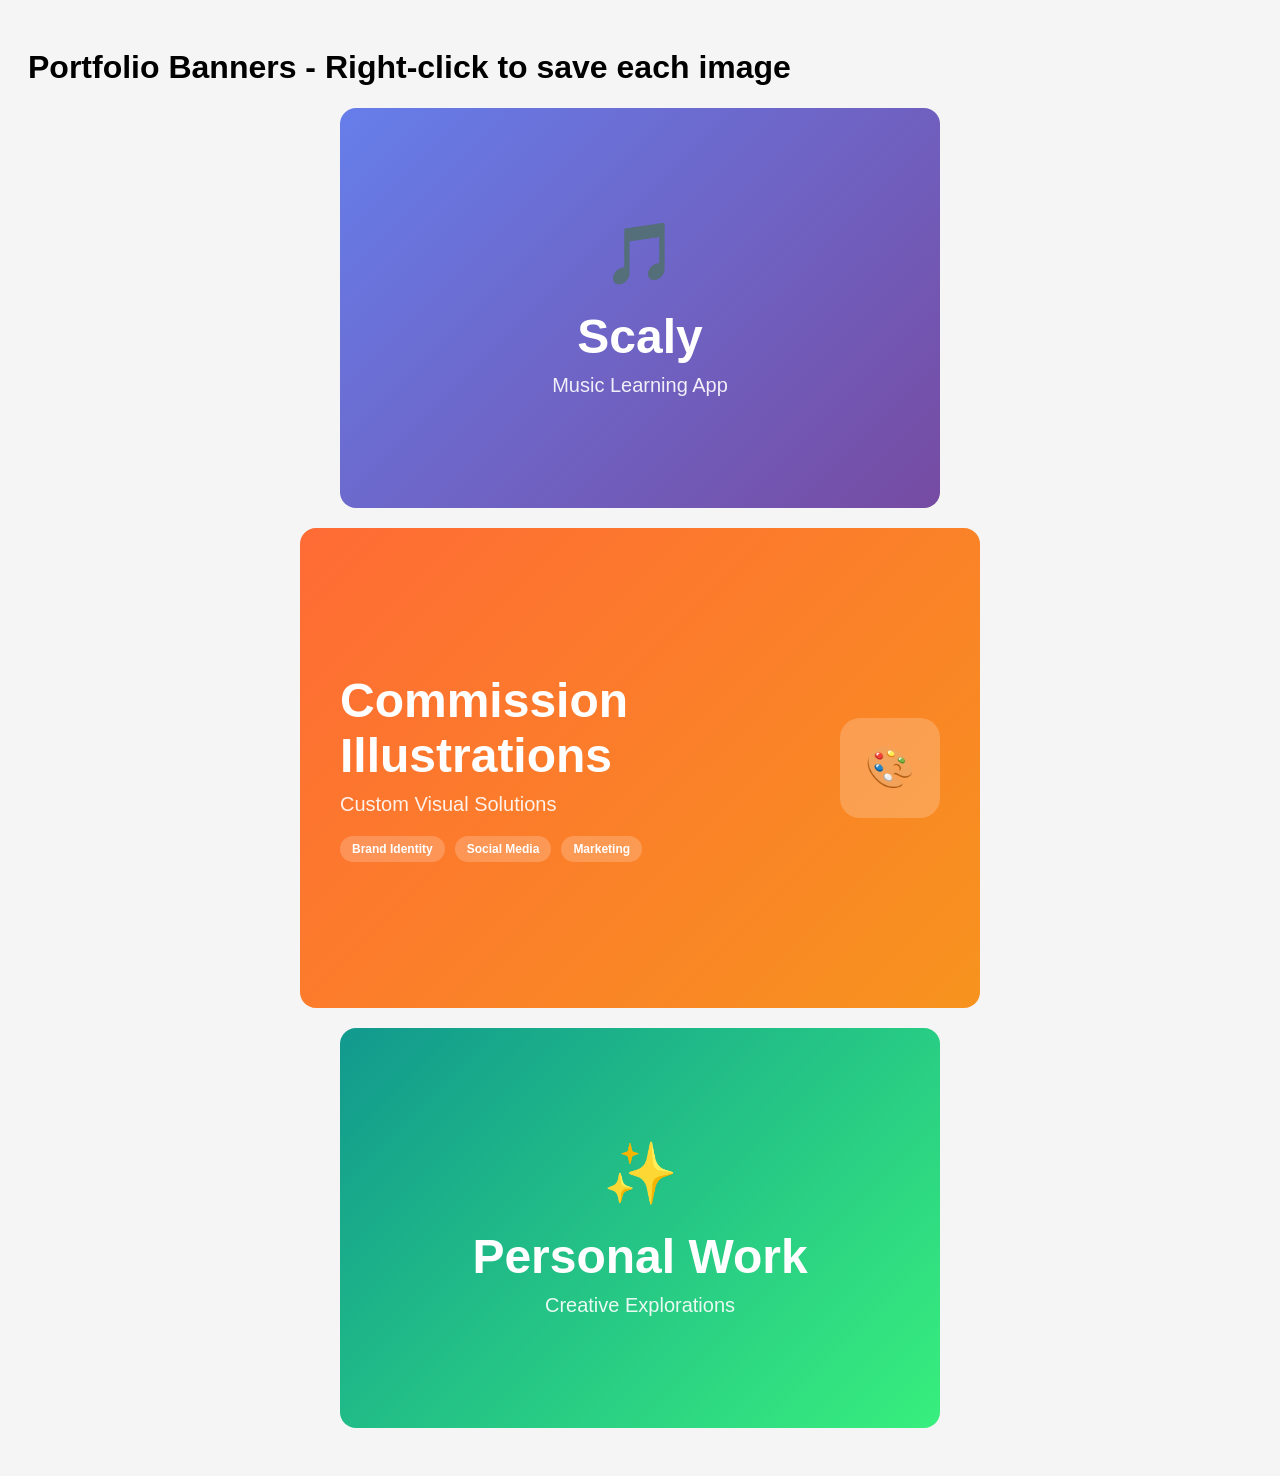
<file: banners.html>
<!DOCTYPE html>
<html>
<head>
    <title>Portfolio Banners</title>
    <style>
        body { font-family: Arial, sans-serif; padding: 20px; background: #f5f5f5; }
        .banner { width: 600px; height: 400px; margin: 20px auto; border-radius: 16px; position: relative; }
        .scaly { background: linear-gradient(135deg, #667eea 0%, #764ba2 100%); display: flex; flex-direction: column; align-items: center; justify-content: center; color: white; }
        .commission { background: linear-gradient(135deg, #ff6b35 0%, #f7931e 100%); display: flex; align-items: center; justify-content: space-between; padding: 40px; color: white; }
        .personal { background: linear-gradient(135deg, #11998e 0%, #38ef7d 100%); display: flex; flex-direction: column; align-items: center; justify-content: center; color: white; }
        .icon { font-size: 60px; margin-bottom: 20px; }
        .title { font-size: 48px; font-weight: bold; margin: 0 0 10px 0; }
        .subtitle { font-size: 20px; opacity: 0.9; margin: 0; }
        .content { flex: 1; }
        .tags { display: flex; gap: 10px; margin-top: 20px; }
        .tag { background: rgba(255,255,255,0.2); padding: 6px 12px; border-radius: 20px; font-size: 12px; font-weight: bold; }
        .visual { width: 100px; height: 100px; background: rgba(255,255,255,0.2); border-radius: 20px; display: flex; align-items: center; justify-content: center; font-size: 40px; }
    </style>
</head>
<body>
    <h1>Portfolio Banners - Right-click to save each image</h1>
    
    <div class="banner scaly">
        <div class="icon">🎵</div>
        <h2 class="title">Scaly</h2>
        <p class="subtitle">Music Learning App</p>
    </div>
    
    <div class="banner commission">
        <div class="content">
            <h2 class="title">Commission Illustrations</h2>
            <p class="subtitle">Custom Visual Solutions</p>
            <div class="tags">
                <span class="tag">Brand Identity</span>
                <span class="tag">Social Media</span>
                <span class="tag">Marketing</span>
            </div>
        </div>
        <div class="visual">🎨</div>
    </div>
    
    <div class="banner personal">
        <div class="icon">✨</div>
        <h2 class="title">Personal Work</h2>
        <p class="subtitle">Creative Explorations</p>
    </div>
</body>
</html>
</file>
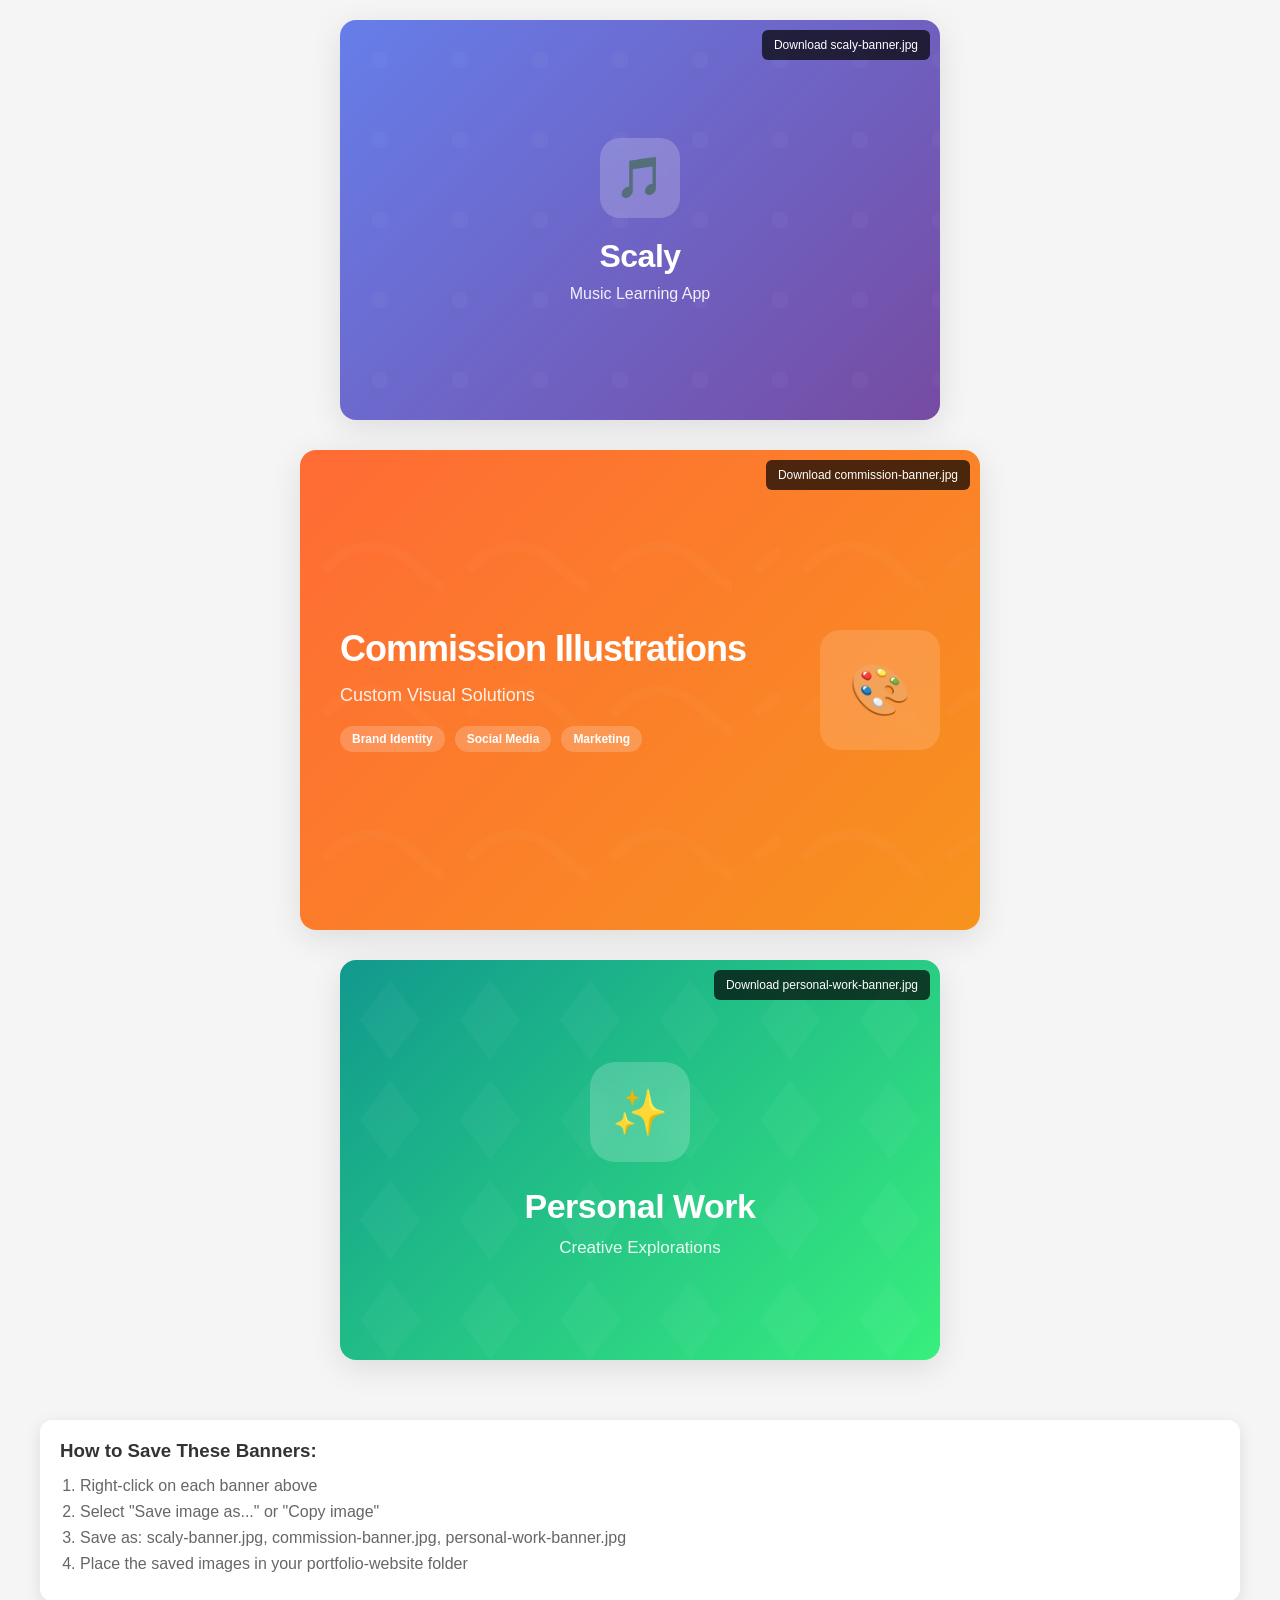
<file: create-banners.html>
<!DOCTYPE html>
<html lang="en">
<head>
    <meta charset="UTF-8">
    <meta name="viewport" content="width=device-width, initial-scale=1.0">
    <title>Create Project Banners</title>
    <style>
        body {
            margin: 0;
            padding: 20px;
            background: #f5f5f5;
            font-family: 'Inter', sans-serif;
        }
        
        .banner-container {
            display: flex;
            flex-direction: column;
            gap: 30px;
            max-width: 1200px;
            margin: 0 auto;
        }
        
        .banner {
            width: 600px;
            height: 400px;
            border-radius: 16px;
            position: relative;
            overflow: hidden;
            box-shadow: 0 8px 32px rgba(0, 0, 0, 0.1);
            margin: 0 auto;
        }
        
        /* Scaly Music App Banner */
        .scaly-banner {
            background: linear-gradient(135deg, #667eea 0%, #764ba2 100%);
            display: flex;
            align-items: center;
            justify-content: center;
            position: relative;
        }
        
        .scaly-banner::before {
            content: '';
            position: absolute;
            top: 0;
            left: 0;
            right: 0;
            bottom: 0;
            background: url('data:image/svg+xml,<svg xmlns="http://www.w3.org/2000/svg" viewBox="0 0 100 100"><defs><pattern id="music" patternUnits="userSpaceOnUse" width="20" height="20"><circle cx="10" cy="10" r="2" fill="rgba(255,255,255,0.1)"/></pattern></defs><rect width="100" height="100" fill="url(%23music)"/></svg>');
            opacity: 0.3;
        }
        
        .scaly-content {
            text-align: center;
            color: white;
            z-index: 2;
            position: relative;
        }
        
        .scaly-icon {
            width: 80px;
            height: 80px;
            background: rgba(255, 255, 255, 0.2);
            border-radius: 20px;
            margin: 0 auto 20px;
            display: flex;
            align-items: center;
            justify-content: center;
            font-size: 40px;
            backdrop-filter: blur(10px);
        }
        
        .scaly-title {
            font-size: 32px;
            font-weight: 700;
            margin: 0 0 10px 0;
            letter-spacing: -0.5px;
        }
        
        .scaly-subtitle {
            font-size: 16px;
            opacity: 0.9;
            margin: 0;
            font-weight: 400;
        }
        
        /* Commission Illustrations Banner */
        .commission-banner {
            background: linear-gradient(135deg, #ff6b35 0%, #f7931e 100%);
            display: flex;
            align-items: center;
            justify-content: space-between;
            padding: 40px;
            position: relative;
        }
        
        .commission-banner::before {
            content: '';
            position: absolute;
            top: 0;
            left: 0;
            right: 0;
            bottom: 0;
            background: url('data:image/svg+xml,<svg xmlns="http://www.w3.org/2000/svg" viewBox="0 0 100 100"><defs><pattern id="brush" patternUnits="userSpaceOnUse" width="30" height="30"><path d="M5,25 Q15,15 25,25 Q35,35 45,25" stroke="rgba(255,255,255,0.1)" stroke-width="2" fill="none"/></pattern></defs><rect width="100" height="100" fill="url(%23brush)"/></svg>');
            opacity: 0.2;
        }
        
        .commission-content {
            color: white;
            z-index: 2;
            position: relative;
            flex: 1;
        }
        
        .commission-title {
            font-size: 36px;
            font-weight: 800;
            margin: 0 0 15px 0;
            letter-spacing: -1px;
        }
        
        .commission-subtitle {
            font-size: 18px;
            opacity: 0.9;
            margin: 0 0 20px 0;
            font-weight: 500;
        }
        
        .commission-tags {
            display: flex;
            gap: 10px;
            flex-wrap: wrap;
        }
        
        .tag {
            background: rgba(255, 255, 255, 0.2);
            padding: 6px 12px;
            border-radius: 20px;
            font-size: 12px;
            font-weight: 600;
            backdrop-filter: blur(10px);
        }
        
        .commission-visual {
            width: 120px;
            height: 120px;
            background: rgba(255, 255, 255, 0.15);
            border-radius: 20px;
            display: flex;
            align-items: center;
            justify-content: center;
            font-size: 50px;
            backdrop-filter: blur(10px);
            z-index: 2;
            position: relative;
        }
        
        /* Personal Work Banner */
        .personal-banner {
            background: linear-gradient(135deg, #11998e 0%, #38ef7d 100%);
            display: flex;
            align-items: center;
            justify-content: center;
            position: relative;
        }
        
        .personal-banner::before {
            content: '';
            position: absolute;
            top: 0;
            left: 0;
            right: 0;
            bottom: 0;
            background: url('data:image/svg+xml,<svg xmlns="http://www.w3.org/2000/svg" viewBox="0 0 100 100"><defs><pattern id="creative" patternUnits="userSpaceOnUse" width="25" height="25"><polygon points="12.5,5 20,15 12.5,25 5,15" fill="rgba(255,255,255,0.1)"/></pattern></defs><rect width="100" height="100" fill="url(%23creative)"/></svg>');
            opacity: 0.3;
        }
        
        .personal-content {
            text-align: center;
            color: white;
            z-index: 2;
            position: relative;
        }
        
        .personal-icon {
            width: 100px;
            height: 100px;
            background: rgba(255, 255, 255, 0.2);
            border-radius: 25px;
            margin: 0 auto 25px;
            display: flex;
            align-items: center;
            justify-content: center;
            font-size: 45px;
            backdrop-filter: blur(10px);
        }
        
        .personal-title {
            font-size: 34px;
            font-weight: 700;
            margin: 0 0 12px 0;
            letter-spacing: -0.5px;
        }
        
        .personal-subtitle {
            font-size: 17px;
            opacity: 0.9;
            margin: 0;
            font-weight: 400;
        }
        
        .save-instructions {
            background: white;
            padding: 20px;
            border-radius: 12px;
            margin-top: 30px;
            box-shadow: 0 4px 16px rgba(0, 0, 0, 0.1);
        }
        
        .save-instructions h3 {
            margin: 0 0 15px 0;
            color: #333;
        }
        
        .save-instructions ol {
            margin: 0;
            padding-left: 20px;
        }
        
        .save-instructions li {
            margin: 8px 0;
            color: #666;
        }
    </style>
</head>
<body>
    <div class="banner-container">
        <!-- Scaly Music App Banner -->
        <div class="banner scaly-banner" id="scaly-banner">
            <div class="scaly-content">
                <div class="scaly-icon">🎵</div>
                <h2 class="scaly-title">Scaly</h2>
                <p class="scaly-subtitle">Music Learning App</p>
            </div>
        </div>
        
        <!-- Commission Illustrations Banner -->
        <div class="banner commission-banner" id="commission-banner">
            <div class="commission-content">
                <h2 class="commission-title">Commission Illustrations</h2>
                <p class="commission-subtitle">Custom Visual Solutions</p>
                <div class="commission-tags">
                    <span class="tag">Brand Identity</span>
                    <span class="tag">Social Media</span>
                    <span class="tag">Marketing</span>
                </div>
            </div>
            <div class="commission-visual">🎨</div>
        </div>
        
        <!-- Personal Work Banner -->
        <div class="banner personal-banner" id="personal-banner">
            <div class="personal-content">
                <div class="personal-icon">✨</div>
                <h2 class="personal-title">Personal Work</h2>
                <p class="personal-subtitle">Creative Explorations</p>
            </div>
        </div>
        
        <div class="save-instructions">
            <h3>How to Save These Banners:</h3>
            <ol>
                <li>Right-click on each banner above</li>
                <li>Select "Save image as..." or "Copy image"</li>
                <li>Save as: scaly-banner.jpg, commission-banner.jpg, personal-work-banner.jpg</li>
                <li>Place the saved images in your portfolio-website folder</li>
            </ol>
        </div>
    </div>
    
    <script>
        // Function to convert canvas to image and download
        function downloadBanner(bannerId, filename) {
            const banner = document.getElementById(bannerId);
            const canvas = document.createElement('canvas');
            const ctx = canvas.getContext('2d');
            
            canvas.width = 600;
            canvas.height = 400;
            
            // Create a temporary container to render the banner
            const tempContainer = document.createElement('div');
            tempContainer.style.position = 'absolute';
            tempContainer.style.left = '-9999px';
            tempContainer.style.top = '-9999px';
            tempContainer.appendChild(banner.cloneNode(true));
            document.body.appendChild(tempContainer);
            
            // Use html2canvas if available, otherwise provide instructions
            if (typeof html2canvas !== 'undefined') {
                html2canvas(banner).then(canvas => {
                    const link = document.createElement('a');
                    link.download = filename;
                    link.href = canvas.toDataURL();
                    link.click();
                });
            }
        }
        
        // Add download buttons
        document.addEventListener('DOMContentLoaded', function() {
            const banners = ['scaly-banner', 'commission-banner', 'personal-banner'];
            const filenames = ['scaly-banner.jpg', 'commission-banner.jpg', 'personal-work-banner.jpg'];
            
            banners.forEach((bannerId, index) => {
                const banner = document.getElementById(bannerId);
                const downloadBtn = document.createElement('button');
                downloadBtn.textContent = `Download ${filenames[index]}`;
                downloadBtn.style.cssText = `
                    position: absolute;
                    top: 10px;
                    right: 10px;
                    background: rgba(0,0,0,0.7);
                    color: white;
                    border: none;
                    padding: 8px 12px;
                    border-radius: 6px;
                    cursor: pointer;
                    font-size: 12px;
                    z-index: 10;
                `;
                downloadBtn.onclick = () => downloadBanner(bannerId, filenames[index]);
                banner.style.position = 'relative';
                banner.appendChild(downloadBtn);
            });
        });
    </script>
</body>
</html>
</file>
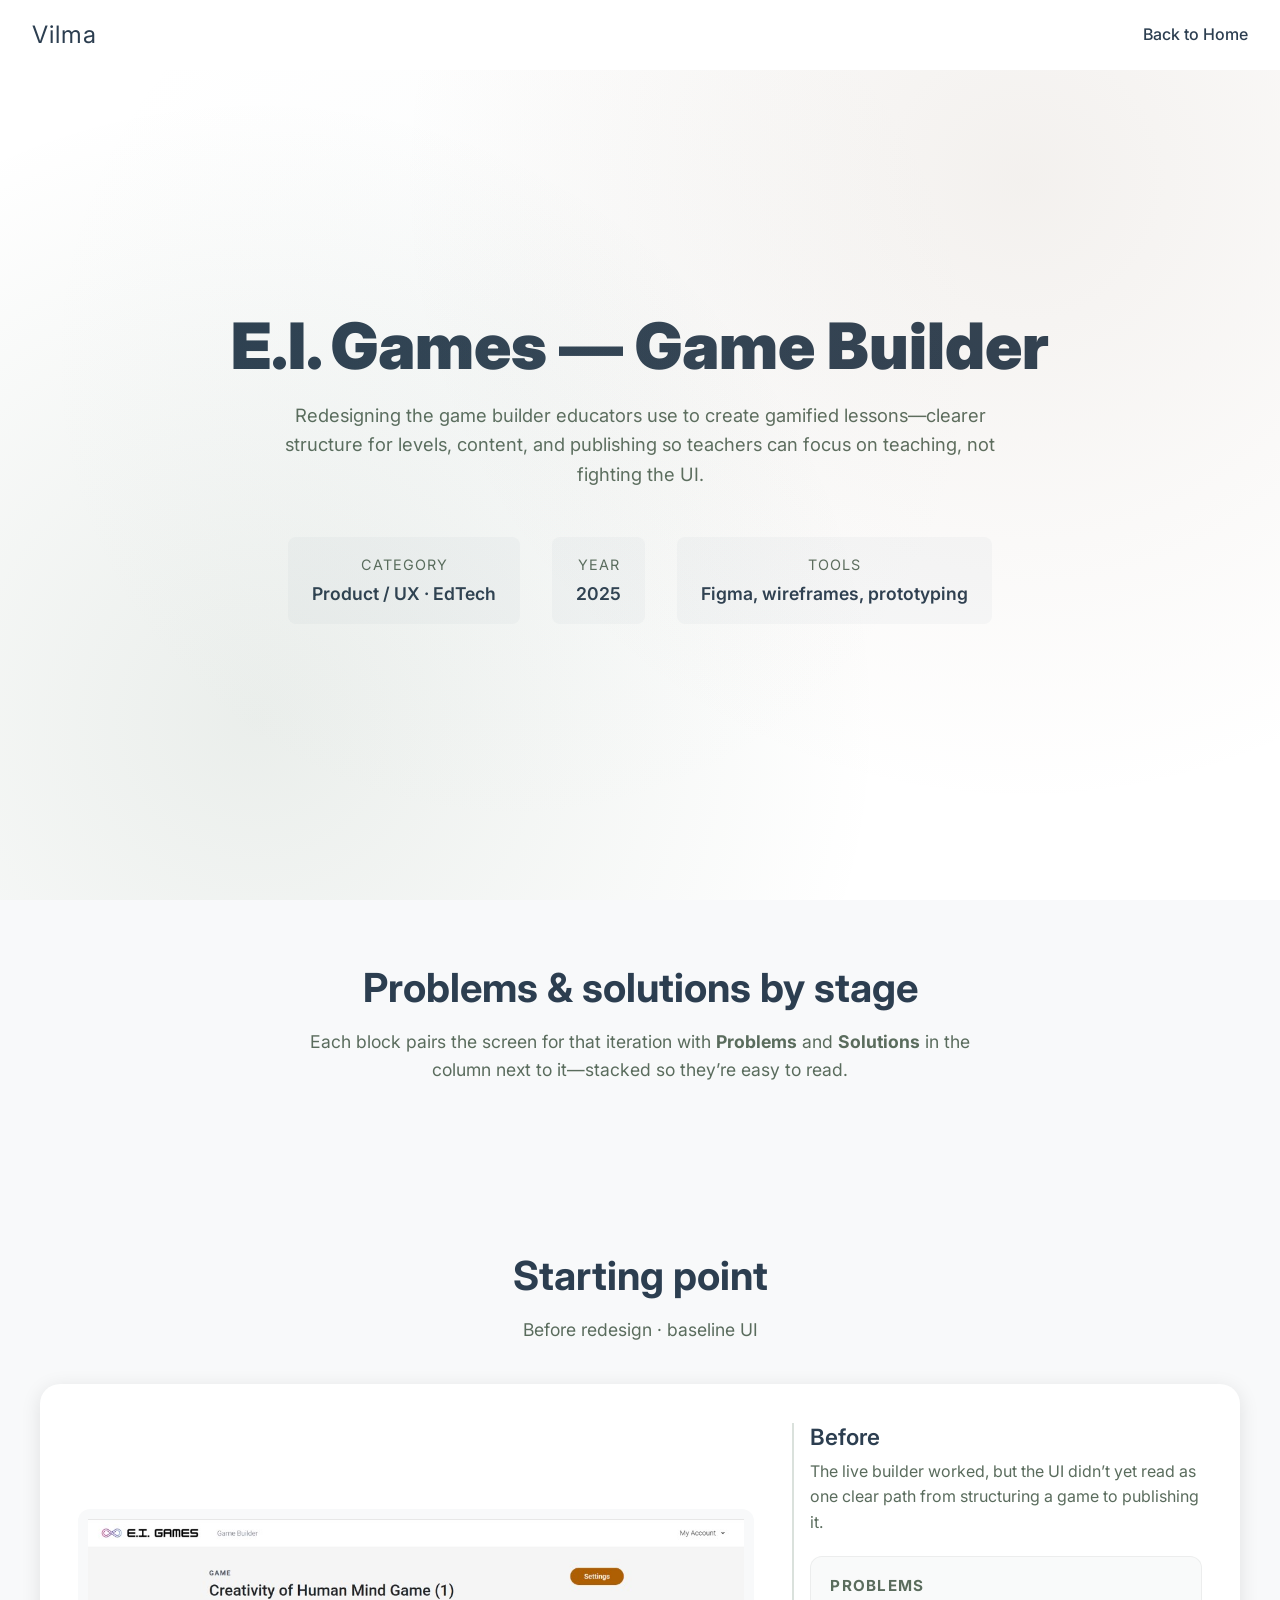
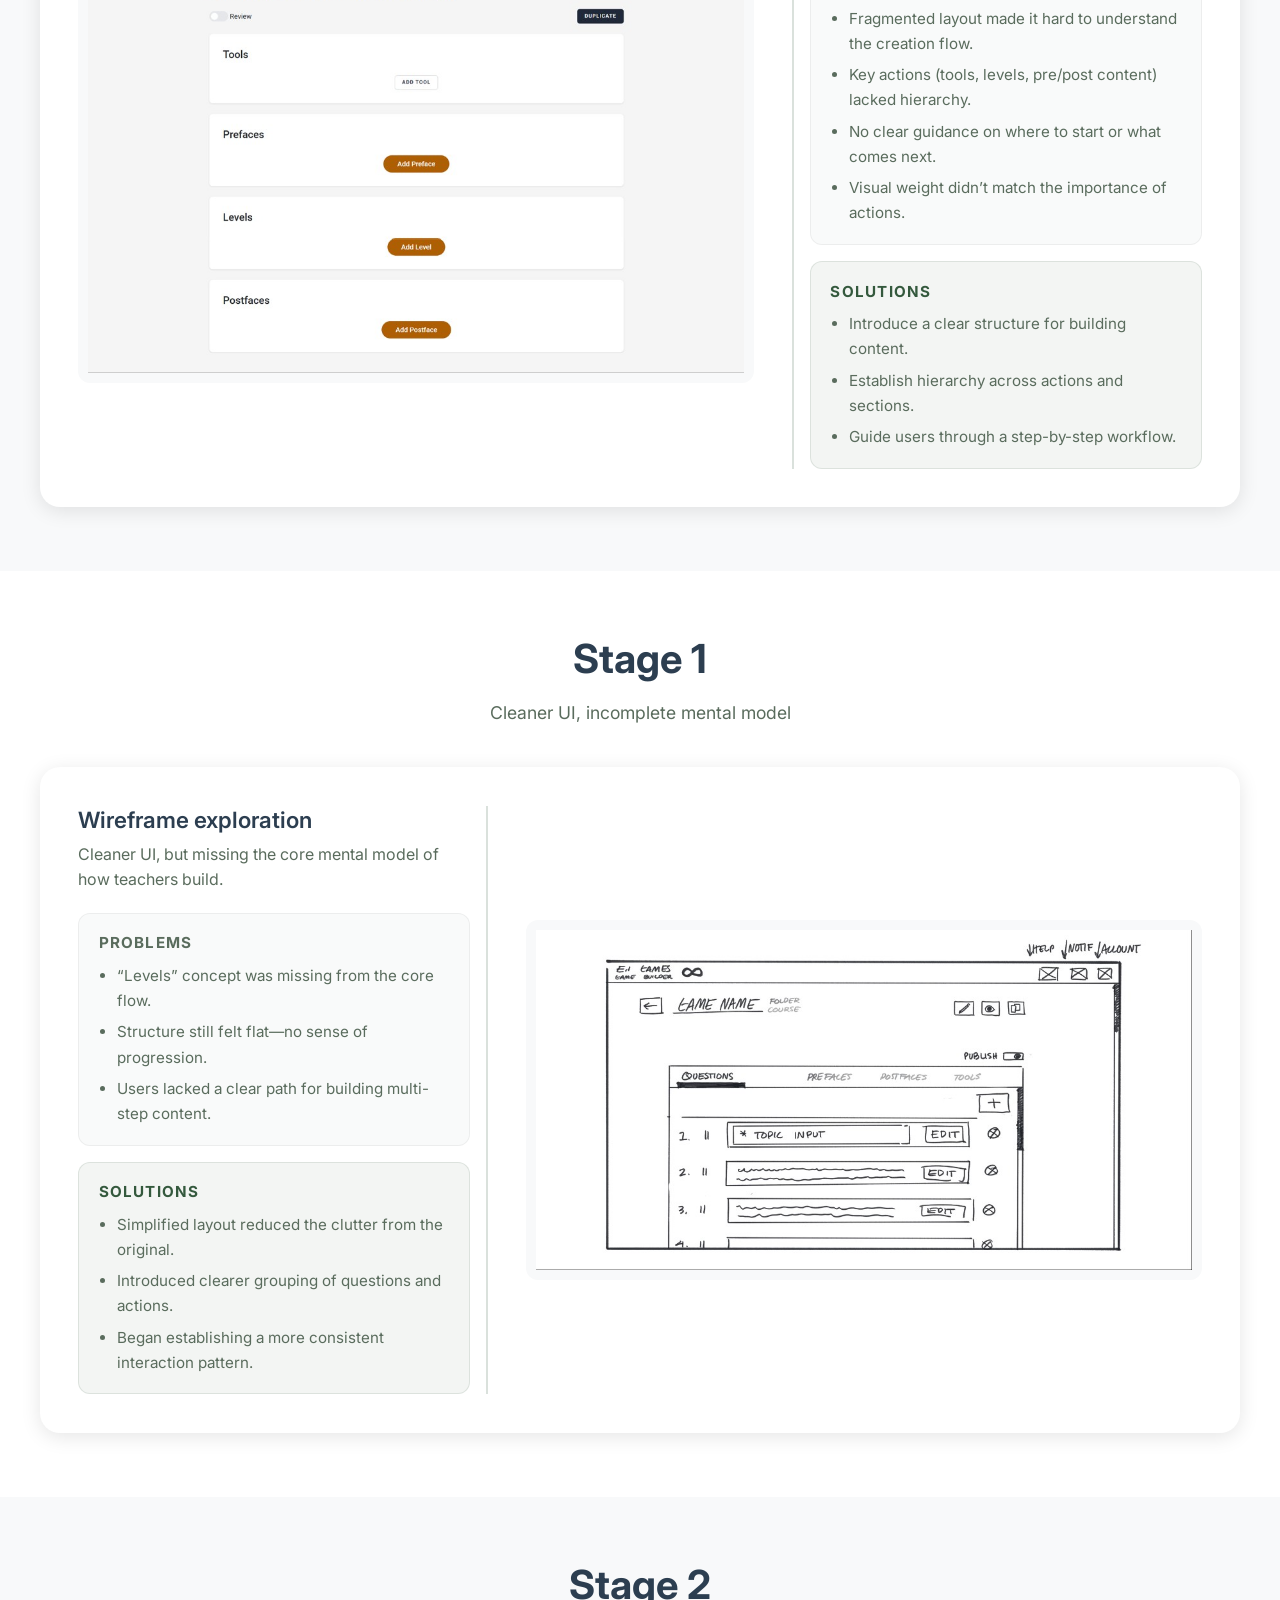
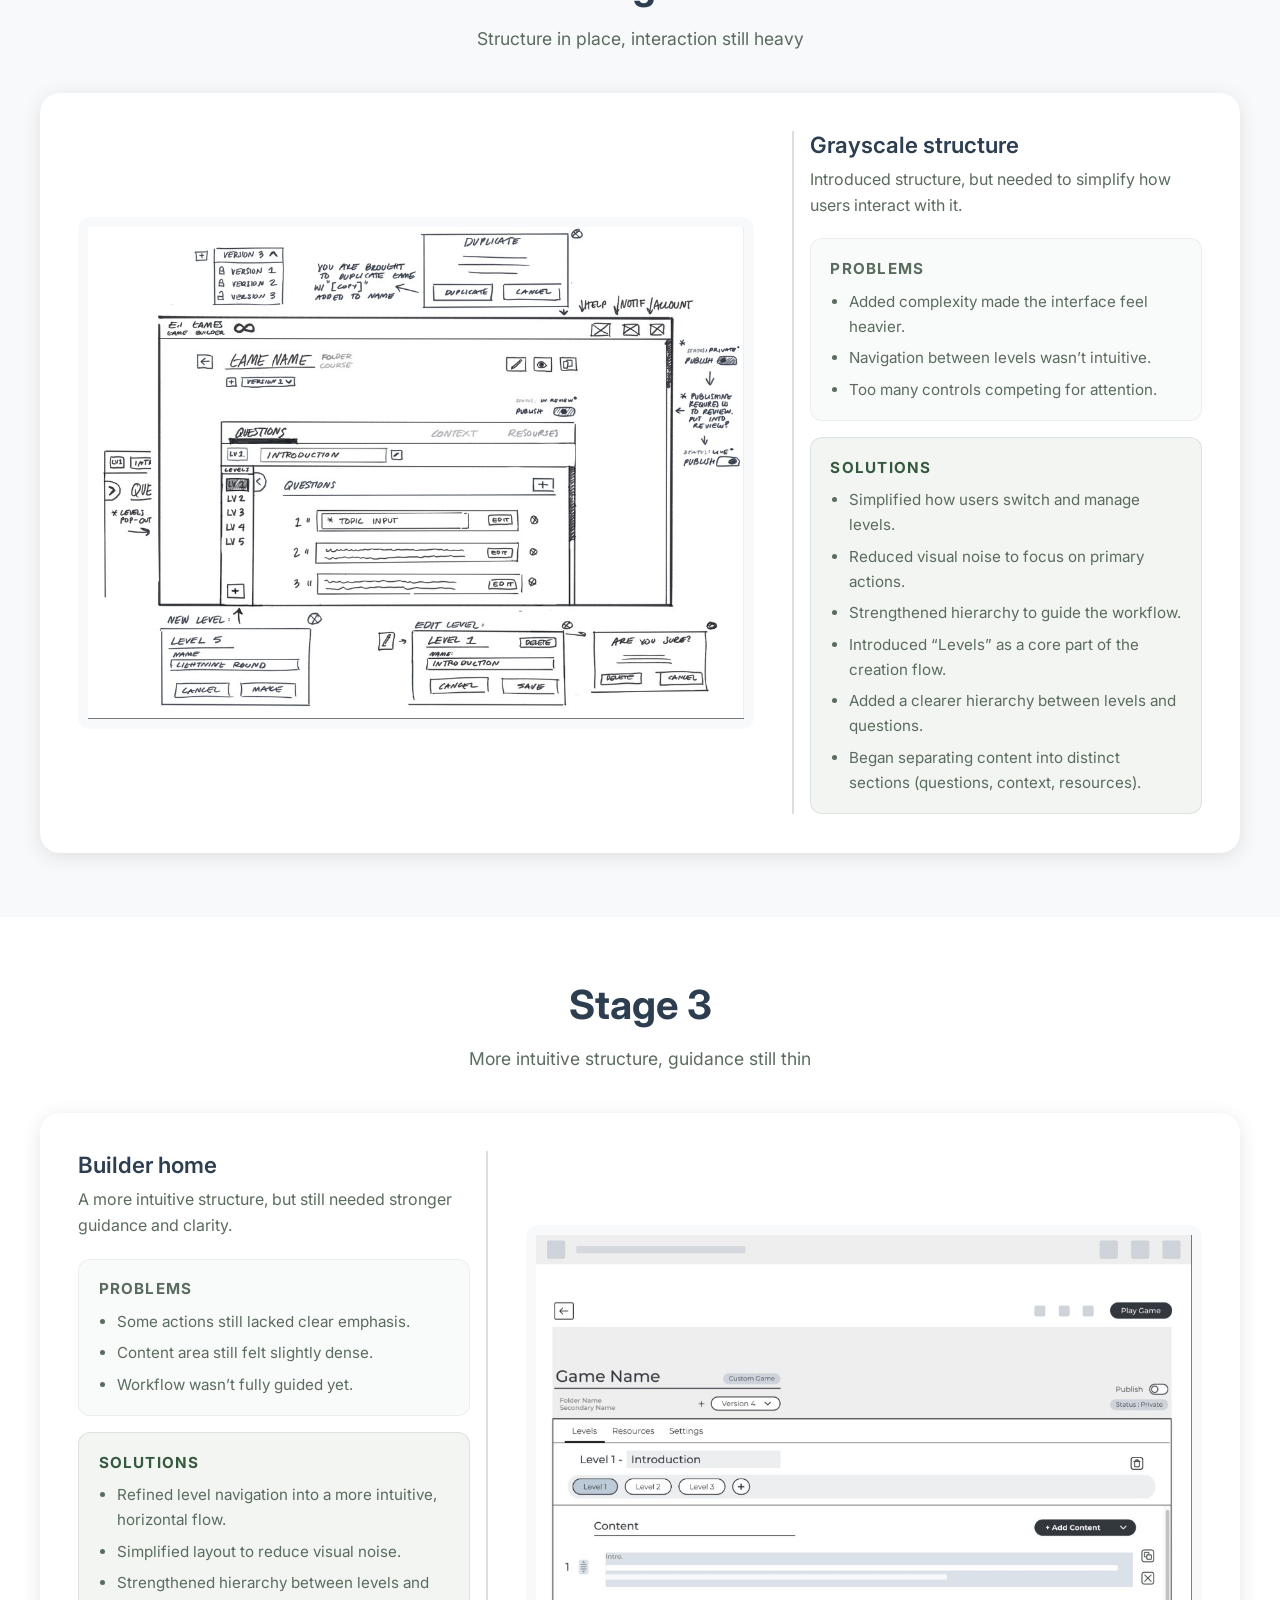
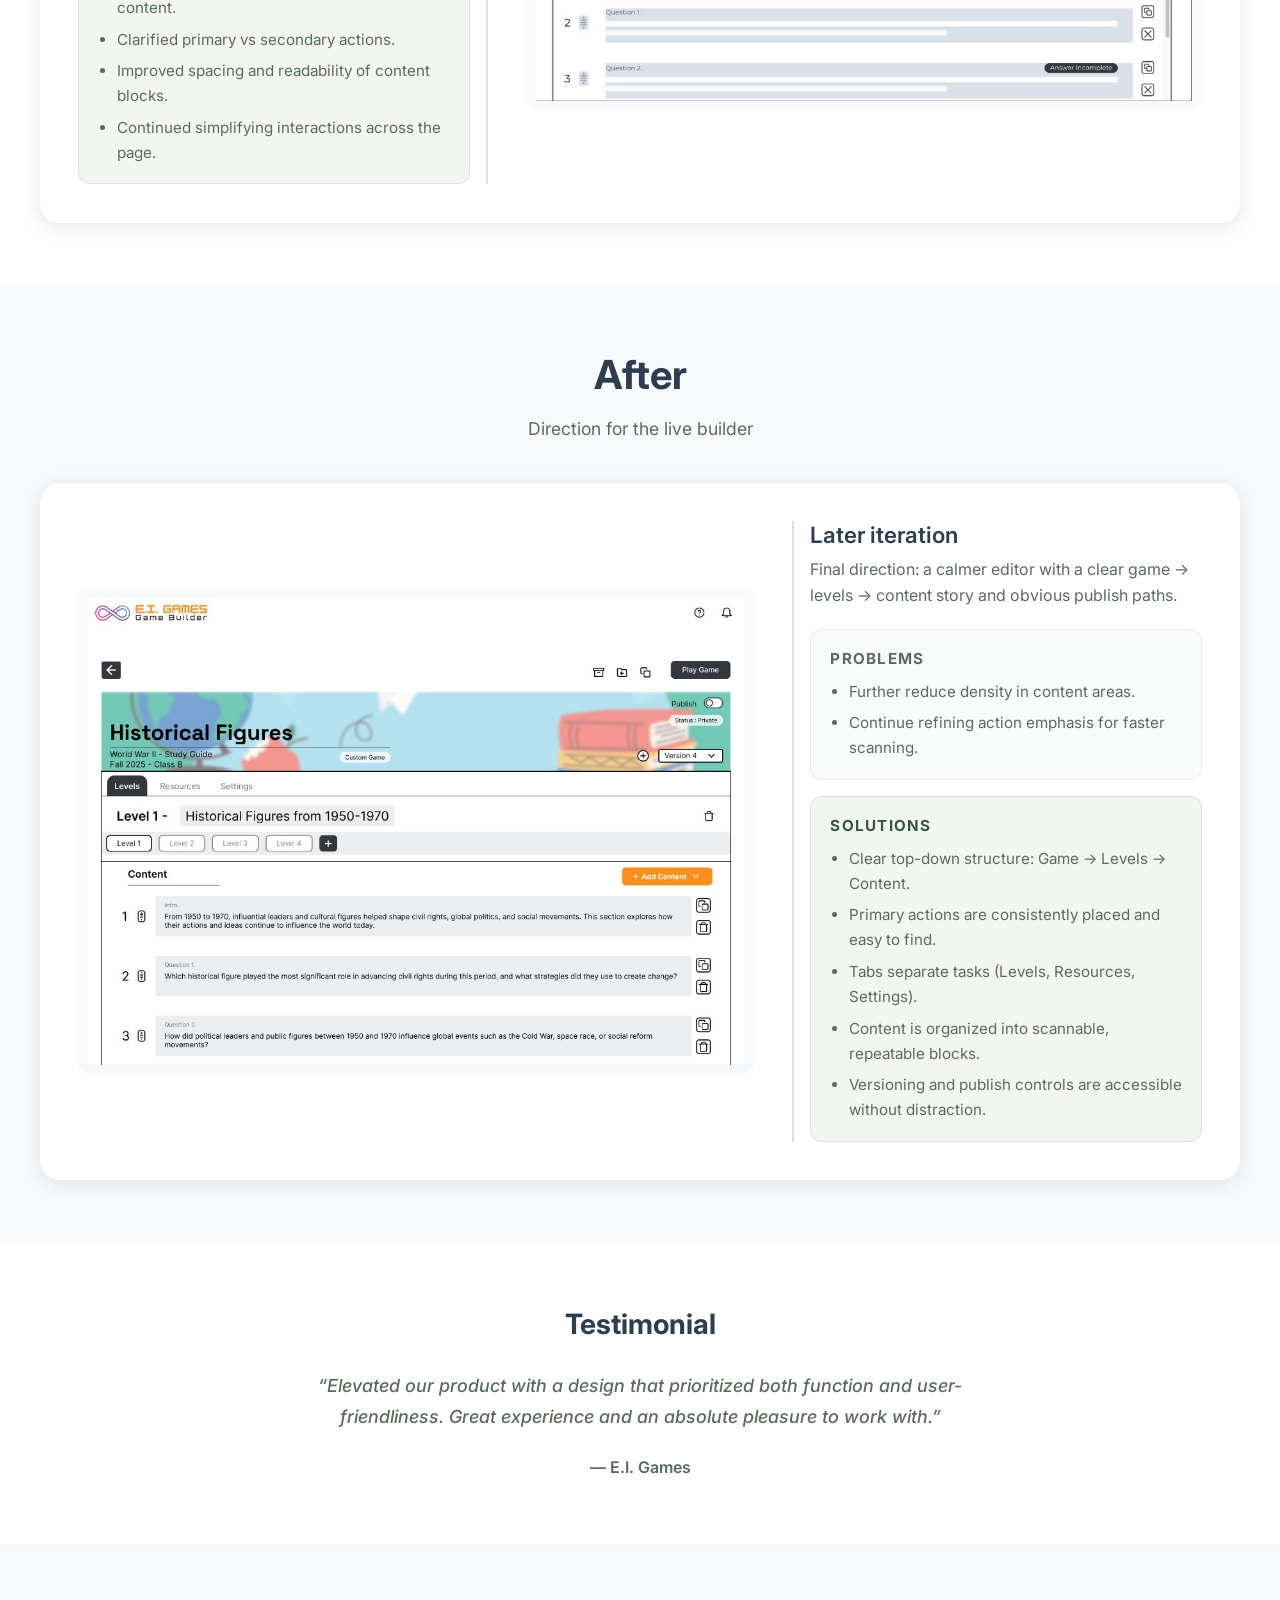
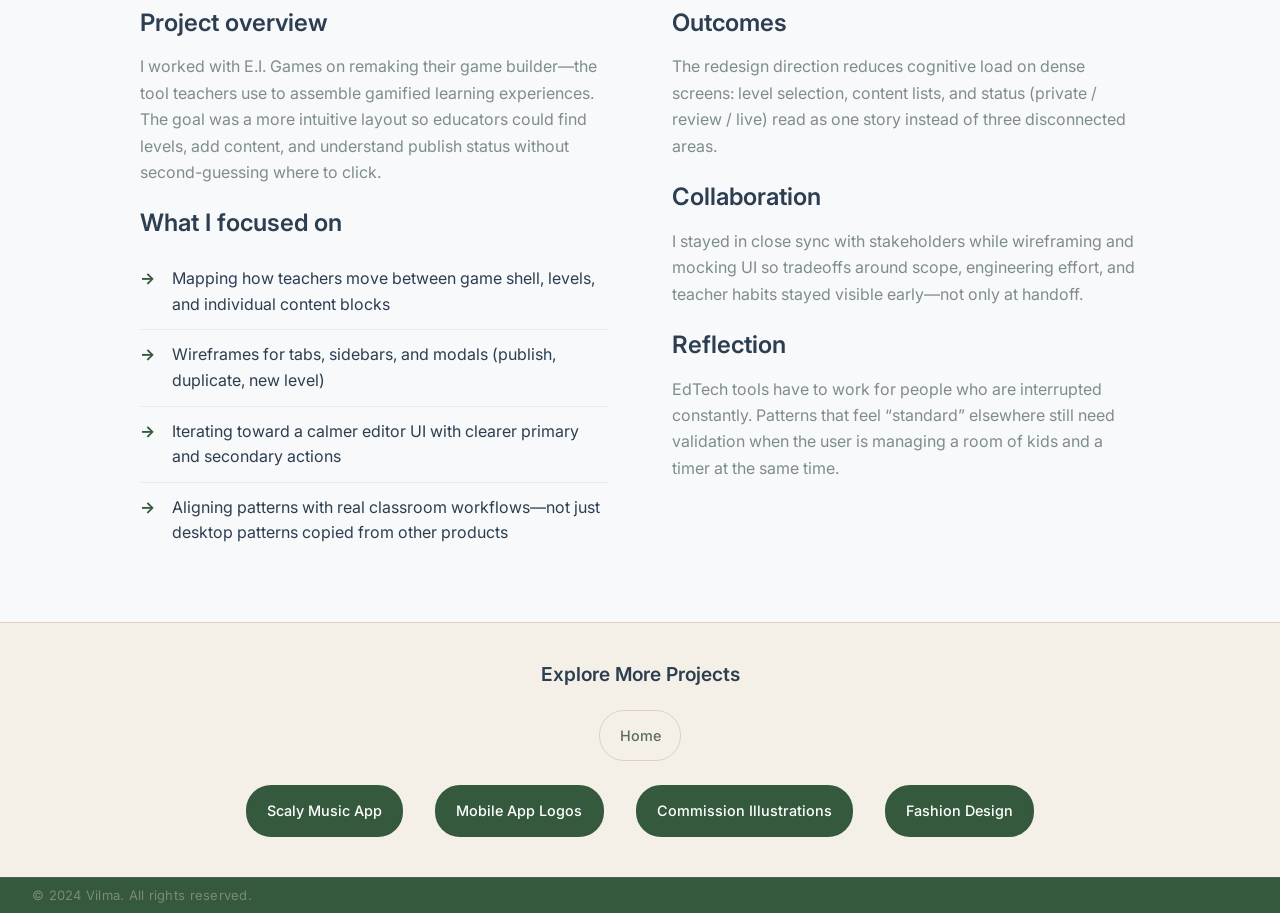
<file: ei-games-game-builder.html>
<!DOCTYPE html>
<html lang="en">
<head>
    <meta charset="UTF-8">
    <meta name="viewport" content="width=device-width, initial-scale=1.0">
    <title>E.I. Games — Game Builder - Vilma Portfolio</title>
    <link rel="stylesheet" href="styles.css">
    <link rel="preconnect" href="https://fonts.googleapis.com">
    <link rel="preconnect" href="https://fonts.gstatic.com" crossorigin>
    <link href="https://fonts.googleapis.com/css2?family=Inter:wght@300;400;500;600;700;800;900&display=swap" rel="stylesheet">
    <style>
        * {
            margin: 0;
            padding: 0;
            box-sizing: border-box;
        }

        body {
            font-family: 'Inter', sans-serif;
            line-height: 1.6;
            color: #2c3e50;
            background-color: #ffffff;
        }

        .container {
            max-width: 1480px;
            margin: 0 auto;
            padding: 0 clamp(1.25rem, 4vw, 2.5rem);
        }

        .hero {
            padding: 6rem 0 4rem 0;
            text-align: center;
            background: #ffffff;
        }

        .hero h1 {
            font-family: var(--font-primary);
            font-size: clamp(2.2rem, 6vw, 4rem);
            font-weight: 900;
            margin-bottom: 1rem;
            color: var(--text-primary);
        }

        .hero .hero-tagline {
            font-size: 1.15rem;
            color: var(--text-secondary);
            max-width: 720px;
            margin: 0 auto 1.5rem;
        }

        .project-meta {
            display: flex;
            justify-content: center;
            gap: 2rem;
            margin-top: 3rem;
            flex-wrap: wrap;
        }

        .meta-item {
            text-align: center;
            background: #f8f9fa;
            padding: 1rem 1.5rem;
            border-radius: 8px;
        }

        .meta-label {
            font-size: 0.9rem;
            color: var(--text-secondary);
            text-transform: uppercase;
            letter-spacing: 1px;
        }

        .meta-value {
            font-size: 1.1rem;
            font-weight: 600;
            margin-top: 0.25rem;
            color: var(--text-primary);
        }

        .gallery-section {
            padding: 4rem 0;
            background: #f8f9fa;
        }

        .gallery-section.alt-bg {
            background: #ffffff;
        }

        .gallery-section h2 {
            font-family: var(--font-primary);
            font-size: 2.5rem;
            font-weight: 700;
            text-align: center;
            color: var(--text-primary);
            margin-bottom: 1rem;
        }

        .section-description {
            text-align: center;
            font-size: 1.1rem;
            color: var(--text-secondary);
            margin-bottom: 2.5rem;
            max-width: 680px;
            margin-left: auto;
            margin-right: auto;
        }

        .gallery-item {
            background: white;
            border-radius: 20px;
            padding: 2rem;
            box-shadow: 0 4px 20px rgba(0, 0, 0, 0.1);
            transition: transform 0.3s ease, box-shadow 0.3s ease;
            max-width: 1480px;
            margin: 0 auto;
        }

        .gallery-item:hover {
            transform: translateY(-5px);
            box-shadow: 0 8px 30px rgba(0, 0, 0, 0.15);
        }

        .gallery-item > img {
            width: 100%;
            height: auto;
            border-radius: 12px;
            display: block;
            margin-bottom: 1rem;
        }

        .gallery-item--split {
            display: grid;
            grid-template-columns: minmax(0, 1.65fr) minmax(0, 1fr);
            gap: clamp(1.5rem, 3vw, 2.5rem);
            align-items: center;
            padding: clamp(1.75rem, 3vw, 2.75rem);
        }

        .gallery-item--split-reverse {
            direction: rtl;
        }

        .gallery-item--split-reverse > * {
            direction: ltr;
        }

        .gallery-item-media {
            background: #f8f9fa;
            padding: clamp(0.35rem, 0.9vw, 0.6rem);
            border-radius: 12px;
            border: none;
            overflow: hidden;
            isolation: isolate;
        }

        .gallery-item-media img {
            width: 100%;
            height: auto;
            border-radius: 0;
            display: block;
            margin: 0;
            border: none;
            outline: none;
        }

        .gallery-item-copy {
            min-width: 0;
            padding-left: clamp(0.5rem, 1.5vw, 1rem);
            border-left: 2px solid rgba(52, 89, 61, 0.18);
        }

        .gallery-item--split-reverse .gallery-item-copy {
            padding-left: 0;
            padding-right: clamp(0.5rem, 1.5vw, 1rem);
            border-left: none;
            border-right: 2px solid rgba(52, 89, 61, 0.18);
        }

        .gallery-caption h3 {
            font-family: var(--font-primary);
            font-size: 1.25rem;
            font-weight: 600;
            color: var(--text-primary);
            margin-top: 0;
            margin-bottom: 0.5rem;
            line-height: 1.25;
        }

        .gallery-item-copy .gallery-caption h3 {
            font-size: clamp(1.2rem, 1.8vw, 1.4rem);
        }

        .gallery-caption p {
            font-size: 0.95rem;
            color: var(--text-secondary);
            line-height: 1.55;
        }

        .gallery-caption .case-lead {
            font-size: 1rem;
            color: var(--text-secondary);
            line-height: 1.6;
            margin: 0 0 1.25rem;
        }

        .ei-ps-grid {
            display: grid;
            grid-template-columns: 1fr;
            gap: 1rem;
            margin-top: 0.25rem;
        }

        .gallery-item-copy .ei-ps-col {
            background: rgba(248, 249, 250, 0.85);
            border-radius: 12px;
            padding: 1.1rem 1.15rem 1.15rem 1.2rem;
            border: 1px solid rgba(0, 0, 0, 0.05);
        }

        .gallery-item-copy .ei-ps-col--solutions {
            background: rgba(52, 89, 61, 0.06);
            border-color: rgba(52, 89, 61, 0.12);
        }

        .ei-ps-label {
            font-family: var(--font-primary);
            font-size: 0.8rem;
            font-weight: 700;
            letter-spacing: 0.08em;
            text-transform: uppercase;
            color: var(--text-primary);
            margin: 0 0 0.5rem;
        }

        .ei-ps-col--solutions .ei-ps-label {
            color: var(--primary-color);
        }

        .ei-ps-col ul {
            margin: 0;
            padding-left: 1.15rem;
            font-size: 0.95rem;
            color: var(--text-secondary);
            line-height: 1.65;
        }

        .ei-ps-col li {
            margin-bottom: 0.4rem;
        }

        .ei-ps-col li:last-child {
            margin-bottom: 0;
        }

        .details-section {
            padding: 4rem 0;
            background: #f8f9fa;
        }

        .details-grid {
            display: grid;
            grid-template-columns: 1fr 1fr;
            gap: 4rem;
            max-width: 1000px;
            margin: 0 auto;
        }

        .details-content h3 {
            font-family: var(--font-primary);
            font-size: 1.5rem;
            font-weight: 600;
            color: var(--text-primary);
            margin-bottom: 1rem;
        }

        .details-content p {
            font-size: 1rem;
            color: #7f8c8d;
            line-height: 1.65;
            margin-bottom: 1.5rem;
        }

        .process-steps {
            list-style: none;
            padding: 0;
        }

        .process-steps li {
            padding: 0.75rem 0;
            border-bottom: 1px solid #e9ecef;
            position: relative;
            padding-left: 2rem;
        }

        .process-steps li:before {
            content: "→";
            position: absolute;
            left: 0;
            color: var(--primary-color);
            font-weight: bold;
        }

        .process-steps li:last-child {
            border-bottom: none;
        }

        .testimonial-section {
            padding: 4rem 0;
            background: #ffffff;
        }

        .testimonial-inner {
            max-width: 720px;
            margin: 0 auto;
            text-align: center;
        }

        .testimonial-section h2 {
            font-family: var(--font-primary);
            font-size: 1.75rem;
            font-weight: 700;
            color: var(--text-primary);
            margin-bottom: 1.75rem;
        }

        .testimonial-quote {
            margin: 0;
            padding: 0;
            border: none;
            font-size: clamp(1.1rem, 2.5vw, 1.35rem);
            line-height: 1.75;
            color: var(--text-primary);
            font-style: italic;
            font-weight: 500;
        }

        .testimonial-quote p {
            margin: 0;
        }

        .testimonial-attribution {
            margin-top: 1.25rem;
            font-size: 1rem;
            font-style: normal;
            font-weight: 600;
            color: var(--text-secondary);
        }

        @media (max-width: 768px) {
            .hero h1 {
                font-size: 2.2rem;
            }

            .project-meta {
                flex-direction: column;
                gap: 1rem;
            }

            .gallery-section h2 {
                font-size: 2rem;
            }

            .gallery-item {
                padding: 1.25rem;
            }

            .ei-ps-grid {
                grid-template-columns: 1fr;
            }

            .gallery-item--split,
            .gallery-item--split-reverse {
                grid-template-columns: 1fr;
                direction: ltr;
            }

            .gallery-item--split-reverse > * {
                direction: ltr;
            }

            .gallery-item-copy,
            .gallery-item--split-reverse .gallery-item-copy {
                padding: 1.35rem 0 0;
                border: none;
                border-top: 1px solid #e9ecef;
            }

            .details-grid {
                grid-template-columns: 1fr;
                gap: 2rem;
            }

            .container {
                padding: 0 1.5rem;
            }

            .hero {
                padding: 120px 0 3rem;
            }
        }

        @media (max-width: 480px) {
            .container {
                padding: 0 1rem;
            }

            .hero {
                padding: 100px 0 2.5rem;
            }
        }
    </style>
</head>
<body>
    <nav class="nav">
        <div class="nav-container">
            <div class="nav-logo">
                <a href="index.html">Vilma</a>
            </div>
            <div class="nav-menu">
                <a href="index.html" class="nav-link">Back to Home</a>
            </div>
        </div>
    </nav>

    <section class="hero">
        <div class="container">
            <h1>E.I. Games — Game Builder</h1>
            <p class="hero-tagline">Redesigning the game builder educators use to create gamified lessons—clearer structure for levels, content, and publishing so teachers can focus on teaching, not fighting the UI.</p>
            <div class="project-meta">
                <div class="meta-item">
                    <div class="meta-label">Category</div>
                    <div class="meta-value">Product / UX · EdTech</div>
                </div>
                <div class="meta-item">
                    <div class="meta-label">Year</div>
                    <div class="meta-value">2025</div>
                </div>
                <div class="meta-item">
                    <div class="meta-label">Tools</div>
                    <div class="meta-value">Figma, wireframes, prototyping</div>
                </div>
            </div>
        </div>
    </section>

    <section class="gallery-section">
        <div class="container">
            <h2>Problems &amp; solutions by stage</h2>
            <p class="section-description">Each block pairs the screen for that iteration with <strong>Problems</strong> and <strong>Solutions</strong> in the column next to it—stacked so they’re easy to read.</p>
        </div>
    </section>

    <section class="gallery-section">
        <div class="container">
            <h2>Starting point</h2>
            <p class="section-description">Before redesign · baseline UI</p>
            <div class="gallery-item gallery-item--split">
                <div class="gallery-item-media">
                    <img src="ei-games-before.png" alt="Game builder UI before redesign" fetchpriority="high" decoding="async">
                </div>
                <div class="gallery-item-copy">
                    <div class="gallery-caption">
                        <h3>Before</h3>
                        <p class="case-lead">The live builder worked, but the UI didn’t yet read as one clear path from structuring a game to publishing it.</p>
                        <div class="ei-ps-grid">
                            <div class="ei-ps-col ei-ps-col--problems">
                                <p class="ei-ps-label">Problems</p>
                                <ul>
                                    <li>Fragmented layout made it hard to understand the creation flow.</li>
                                    <li>Key actions (tools, levels, pre/post content) lacked hierarchy.</li>
                                    <li>No clear guidance on where to start or what comes next.</li>
                                    <li>Visual weight didn’t match the importance of actions.</li>
                                </ul>
                            </div>
                            <div class="ei-ps-col ei-ps-col--solutions">
                                <p class="ei-ps-label">Solutions</p>
                                <ul>
                                    <li>Introduce a clear structure for building content.</li>
                                    <li>Establish hierarchy across actions and sections.</li>
                                    <li>Guide users through a step-by-step workflow.</li>
                                </ul>
                            </div>
                        </div>
                    </div>
                </div>
            </div>
        </div>
    </section>

    <section class="gallery-section alt-bg">
        <div class="container">
            <h2>Stage 1</h2>
            <p class="section-description">Cleaner UI, incomplete mental model</p>
            <div class="gallery-item gallery-item--split gallery-item--split-reverse">
                <div class="gallery-item-media">
                    <img src="ei-games-stage-1.png" alt="Sketched wireframe for game builder tabs and question list" loading="lazy" decoding="async">
                </div>
                <div class="gallery-item-copy">
                    <div class="gallery-caption">
                        <h3>Wireframe exploration</h3>
                        <p class="case-lead">Cleaner UI, but missing the core mental model of how teachers build.</p>
                        <div class="ei-ps-grid">
                            <div class="ei-ps-col ei-ps-col--problems">
                                <p class="ei-ps-label">Problems</p>
                                <ul>
                                    <li>“Levels” concept was missing from the core flow.</li>
                                    <li>Structure still felt flat—no sense of progression.</li>
                                    <li>Users lacked a clear path for building multi-step content.</li>
                                </ul>
                            </div>
                            <div class="ei-ps-col ei-ps-col--solutions">
                                <p class="ei-ps-label">Solutions</p>
                                <ul>
                                    <li>Simplified layout reduced the clutter from the original.</li>
                                    <li>Introduced clearer grouping of questions and actions.</li>
                                    <li>Began establishing a more consistent interaction pattern.</li>
                                </ul>
                            </div>
                        </div>
                    </div>
                </div>
            </div>
        </div>
    </section>

    <section class="gallery-section">
        <div class="container">
            <h2>Stage 2</h2>
            <p class="section-description">Structure in place, interaction still heavy</p>
            <div class="gallery-item gallery-item--split">
                <div class="gallery-item-media">
                    <img src="ei-games-stage-2.png" alt="Grayscale level editor with content list" loading="lazy" decoding="async">
                </div>
                <div class="gallery-item-copy">
                    <div class="gallery-caption">
                        <h3>Grayscale structure</h3>
                        <p class="case-lead">Introduced structure, but needed to simplify how users interact with it.</p>
                        <div class="ei-ps-grid">
                            <div class="ei-ps-col ei-ps-col--problems">
                                <p class="ei-ps-label">Problems</p>
                                <ul>
                                    <li>Added complexity made the interface feel heavier.</li>
                                    <li>Navigation between levels wasn’t intuitive.</li>
                                    <li>Too many controls competing for attention.</li>
                                </ul>
                            </div>
                            <div class="ei-ps-col ei-ps-col--solutions">
                                <p class="ei-ps-label">Solutions</p>
                                <ul>
                                    <li>Simplified how users switch and manage levels.</li>
                                    <li>Reduced visual noise to focus on primary actions.</li>
                                    <li>Strengthened hierarchy to guide the workflow.</li>
                                    <li>Introduced “Levels” as a core part of the creation flow.</li>
                                    <li>Added a clearer hierarchy between levels and questions.</li>
                                    <li>Began separating content into distinct sections (questions, context, resources).</li>
                                </ul>
                            </div>
                        </div>
                    </div>
                </div>
            </div>
        </div>
    </section>

    <section class="gallery-section alt-bg">
        <div class="container">
            <h2>Stage 3</h2>
            <p class="section-description">More intuitive structure, guidance still thin</p>
            <div class="gallery-item gallery-item--split gallery-item--split-reverse">
                <div class="gallery-item-media">
                    <img src="ei-games-stage-3.png" alt="Card-based game builder home with Tools, Prefaces, Levels, Postfaces" loading="lazy" decoding="async">
                </div>
                <div class="gallery-item-copy">
                    <div class="gallery-caption">
                        <h3>Builder home</h3>
                        <p class="case-lead">A more intuitive structure, but still needed stronger guidance and clarity.</p>
                        <div class="ei-ps-grid">
                            <div class="ei-ps-col ei-ps-col--problems">
                                <p class="ei-ps-label">Problems</p>
                                <ul>
                                    <li>Some actions still lacked clear emphasis.</li>
                                    <li>Content area still felt slightly dense.</li>
                                    <li>Workflow wasn’t fully guided yet.</li>
                                </ul>
                            </div>
                            <div class="ei-ps-col ei-ps-col--solutions">
                                <p class="ei-ps-label">Solutions</p>
                                <ul>
                                    <li>Refined level navigation into a more intuitive, horizontal flow.</li>
                                    <li>Simplified layout to reduce visual noise.</li>
                                    <li>Strengthened hierarchy between levels and content.</li>
                                    <li>Clarified primary vs secondary actions.</li>
                                    <li>Improved spacing and readability of content blocks.</li>
                                    <li>Continued simplifying interactions across the page.</li>
                                </ul>
                            </div>
                        </div>
                    </div>
                </div>
            </div>
        </div>
    </section>

    <section class="gallery-section">
        <div class="container">
            <h2>After</h2>
            <p class="section-description">Direction for the live builder</p>
            <div class="gallery-item gallery-item--split">
                <div class="gallery-item-media">
                    <img src="ei-games-after.png" alt="Refined game builder UI with orange accent and content rows" loading="lazy" decoding="async">
                </div>
                <div class="gallery-item-copy">
                    <div class="gallery-caption">
                        <h3>Later iteration</h3>
                        <p class="case-lead">Final direction: a calmer editor with a clear game → levels → content story and obvious publish paths.</p>
                        <div class="ei-ps-grid">
                            <div class="ei-ps-col ei-ps-col--problems">
                                <p class="ei-ps-label">Problems</p>
                                <ul>
                                    <li>Further reduce density in content areas.</li>
                                    <li>Continue refining action emphasis for faster scanning.</li>
                                </ul>
                            </div>
                            <div class="ei-ps-col ei-ps-col--solutions">
                                <p class="ei-ps-label">Solutions</p>
                                <ul>
                                    <li>Clear top-down structure: Game → Levels → Content.</li>
                                    <li>Primary actions are consistently placed and easy to find.</li>
                                    <li>Tabs separate tasks (Levels, Resources, Settings).</li>
                                    <li>Content is organized into scannable, repeatable blocks.</li>
                                    <li>Versioning and publish controls are accessible without distraction.</li>
                                </ul>
                            </div>
                        </div>
                    </div>
                </div>
            </div>
        </div>
    </section>

    <section class="testimonial-section" aria-labelledby="testimonial-heading">
        <div class="container">
            <div class="testimonial-inner">
                <h2 id="testimonial-heading">Testimonial</h2>
                <blockquote class="testimonial-quote">
                    <p>&ldquo;Elevated our product with a design that prioritized both function and user-friendliness. Great experience and an absolute pleasure to work with.&rdquo;</p>
                    <footer class="testimonial-attribution">&mdash; E.I. Games</footer>
                </blockquote>
            </div>
        </div>
    </section>

    <section class="details-section">
        <div class="container">
            <div class="details-grid">
                <div class="details-content">
                    <h3>Project overview</h3>
                    <p>I worked with E.I. Games on remaking their game builder—the tool teachers use to assemble gamified learning experiences. The goal was a more intuitive layout so educators could find levels, add content, and understand publish status without second-guessing where to click.</p>
                    <h3>What I focused on</h3>
                    <ul class="process-steps">
                        <li>Mapping how teachers move between game shell, levels, and individual content blocks</li>
                        <li>Wireframes for tabs, sidebars, and modals (publish, duplicate, new level)</li>
                        <li>Iterating toward a calmer editor UI with clearer primary and secondary actions</li>
                        <li>Aligning patterns with real classroom workflows—not just desktop patterns copied from other products</li>
                    </ul>
                </div>
                <div class="details-content">
                    <h3>Outcomes</h3>
                    <p>The redesign direction reduces cognitive load on dense screens: level selection, content lists, and status (private / review / live) read as one story instead of three disconnected areas.</p>
                    <h3>Collaboration</h3>
                    <p>I stayed in close sync with stakeholders while wireframing and mocking UI so tradeoffs around scope, engineering effort, and teacher habits stayed visible early—not only at handoff.</p>
                    <h3>Reflection</h3>
                    <p>EdTech tools have to work for people who are interrupted constantly. Patterns that feel “standard” elsewhere still need validation when the user is managing a room of kids and a timer at the same time.</p>
                </div>
            </div>
        </div>
    </section>

    <section class="project-navigation">
        <div class="project-nav-container">
            <h3 class="project-nav-title">Explore More Projects</h3>
            <div class="project-nav-grid">
                <a href="index.html" class="project-nav-item home-nav">
                    <span class="nav-item-text">Home</span>
                </a>
            </div>
            <div class="project-nav-grid">
                <a href="scaly-music-app.html" class="project-nav-item">
                    <span class="nav-item-text">Scaly Music App</span>
                </a>
                <a href="mobile-app-logos.html" class="project-nav-item">
                    <span class="nav-item-text">Mobile App Logos</span>
                </a>
                <a href="commission-illustrations.html" class="project-nav-item">
                    <span class="nav-item-text">Commission Illustrations</span>
                </a>
                <a href="personal-work.html" class="project-nav-item">
                    <span class="nav-item-text">Fashion Design</span>
                </a>
            </div>
        </div>
    </section>

    <footer class="footer">
        <div class="footer-container">
            <div class="footer-content">
                <div class="footer-text">
                    <p>&copy; 2024 Vilma. All rights reserved.</p>
                </div>
            </div>
        </div>
    </footer>
</body>
</html>
</file>
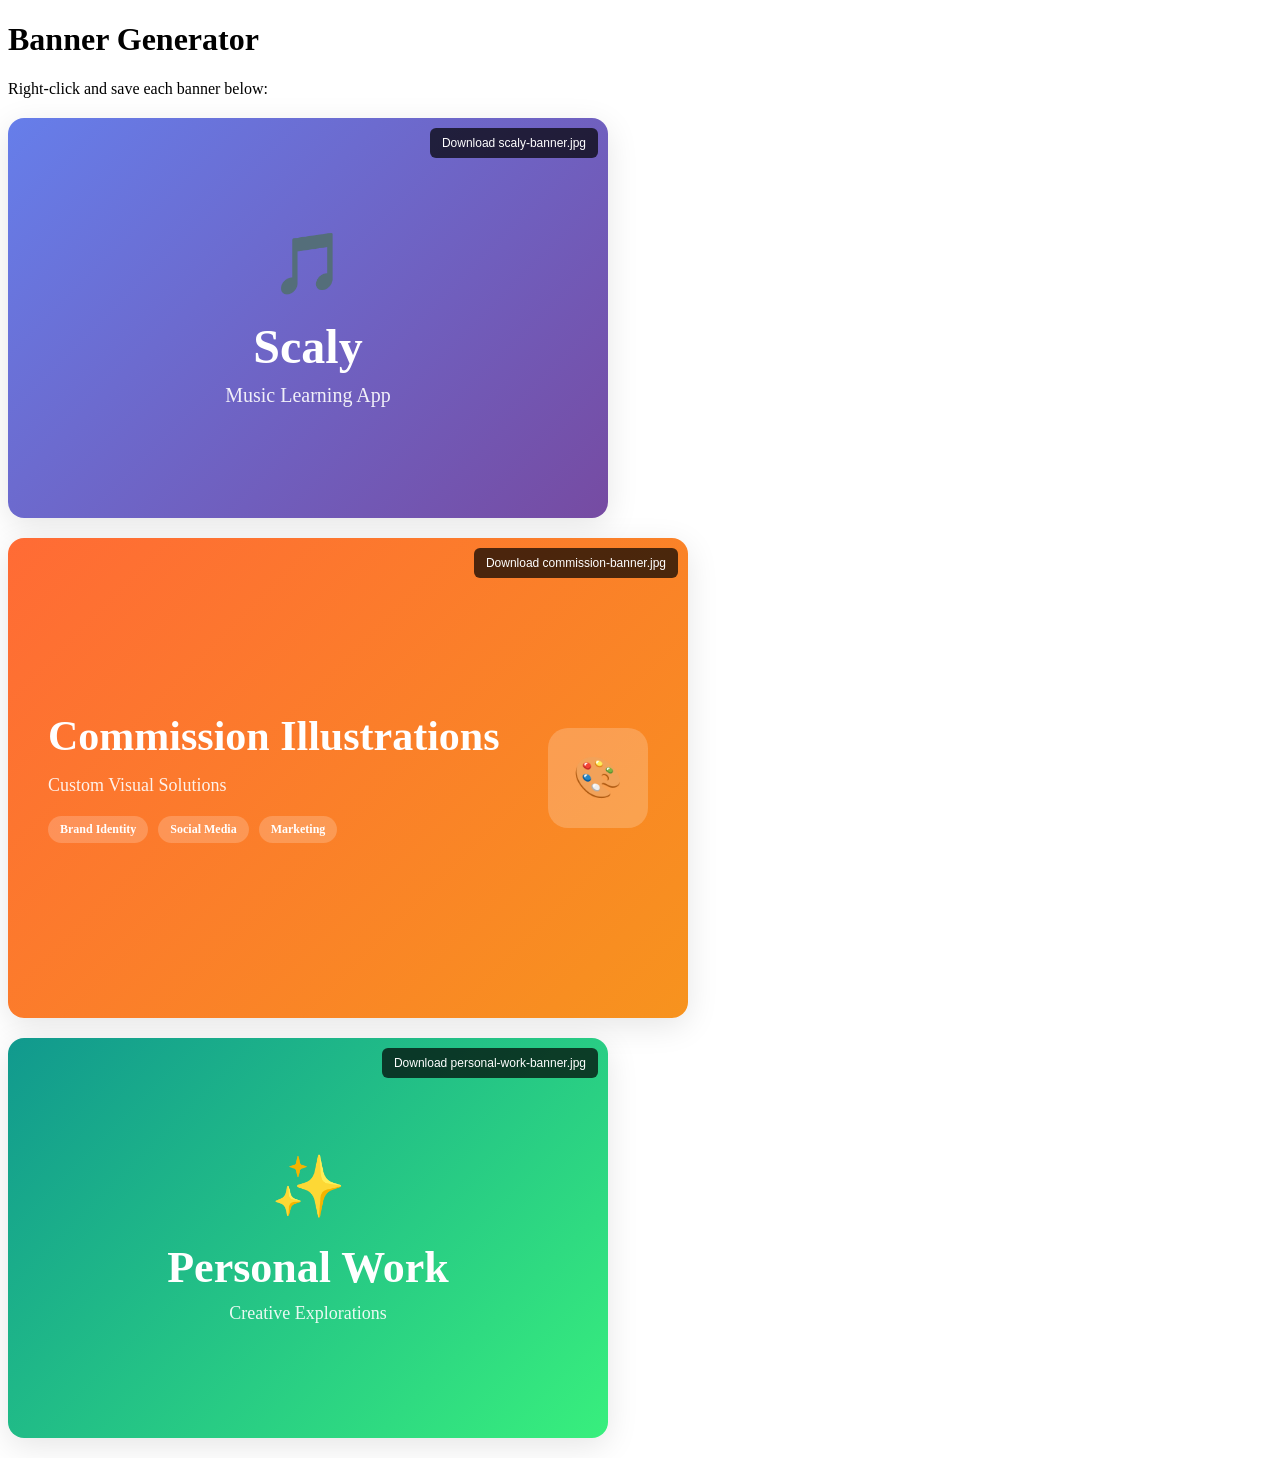
<file: generate-banners.html>
<!DOCTYPE html>
<html>
<head>
    <title>Generate Banners</title>
</head>
<body>
    <h1>Banner Generator</h1>
    <p>Right-click and save each banner below:</p>
    
    <!-- Scaly Banner -->
    <div style="width: 600px; height: 400px; background: linear-gradient(135deg, #667eea 0%, #764ba2 100%); border-radius: 16px; display: flex; flex-direction: column; align-items: center; justify-content: center; color: white; margin: 20px 0; box-shadow: 0 8px 32px rgba(0,0,0,0.1);">
        <div style="font-size: 60px; margin-bottom: 20px;">🎵</div>
        <h2 style="font-size: 48px; font-weight: bold; margin: 0 0 10px 0;">Scaly</h2>
        <p style="font-size: 20px; opacity: 0.9; margin: 0;">Music Learning App</p>
    </div>
    
    <!-- Commission Banner -->
    <div style="width: 600px; height: 400px; background: linear-gradient(135deg, #ff6b35 0%, #f7931e 100%); border-radius: 16px; display: flex; align-items: center; justify-content: space-between; padding: 40px; color: white; margin: 20px 0; box-shadow: 0 8px 32px rgba(0,0,0,0.1);">
        <div style="flex: 1;">
            <h2 style="font-size: 42px; font-weight: bold; margin: 0 0 15px 0;">Commission Illustrations</h2>
            <p style="font-size: 18px; opacity: 0.9; margin: 0 0 20px 0;">Custom Visual Solutions</p>
            <div style="display: flex; gap: 10px;">
                <span style="background: rgba(255,255,255,0.2); padding: 6px 12px; border-radius: 20px; font-size: 12px; font-weight: bold;">Brand Identity</span>
                <span style="background: rgba(255,255,255,0.2); padding: 6px 12px; border-radius: 20px; font-size: 12px; font-weight: bold;">Social Media</span>
                <span style="background: rgba(255,255,255,0.2); padding: 6px 12px; border-radius: 20px; font-size: 12px; font-weight: bold;">Marketing</span>
            </div>
        </div>
        <div style="width: 100px; height: 100px; background: rgba(255,255,255,0.2); border-radius: 20px; display: flex; align-items: center; justify-content: center; font-size: 40px;">🎨</div>
    </div>
    
    <!-- Personal Work Banner -->
    <div style="width: 600px; height: 400px; background: linear-gradient(135deg, #11998e 0%, #38ef7d 100%); border-radius: 16px; display: flex; flex-direction: column; align-items: center; justify-content: center; color: white; margin: 20px 0; box-shadow: 0 8px 32px rgba(0,0,0,0.1);">
        <div style="font-size: 60px; margin-bottom: 20px;">✨</div>
        <h2 style="font-size: 44px; font-weight: bold; margin: 0 0 10px 0;">Personal Work</h2>
        <p style="font-size: 18px; opacity: 0.9; margin: 0;">Creative Explorations</p>
    </div>
    
    <script>
        // Add download functionality
        function downloadBanner(bannerElement, filename) {
            const canvas = document.createElement('canvas');
            const ctx = canvas.getContext('2d');
            canvas.width = 600;
            canvas.height = 400;
            
            // Create a temporary container
            const tempDiv = document.createElement('div');
            tempDiv.style.position = 'absolute';
            tempDiv.style.left = '-9999px';
            tempDiv.style.top = '-9999px';
            tempDiv.appendChild(bannerElement.cloneNode(true));
            document.body.appendChild(tempDiv);
            
            // Use html2canvas if available
            if (typeof html2canvas !== 'undefined') {
                html2canvas(bannerElement).then(canvas => {
                    const link = document.createElement('a');
                    link.download = filename;
                    link.href = canvas.toDataURL();
                    link.click();
                });
            } else {
                alert('Please right-click on the banner and select "Save image as..." to save as ' + filename);
            }
            
            document.body.removeChild(tempDiv);
        }
        
        // Add download buttons
        document.addEventListener('DOMContentLoaded', function() {
            const banners = document.querySelectorAll('div[style*="width: 600px"]');
            const filenames = ['scaly-banner.jpg', 'commission-banner.jpg', 'personal-work-banner.jpg'];
            
            banners.forEach((banner, index) => {
                const button = document.createElement('button');
                button.textContent = 'Download ' + filenames[index];
                button.style.cssText = 'position: absolute; top: 10px; right: 10px; background: rgba(0,0,0,0.7); color: white; border: none; padding: 8px 12px; border-radius: 6px; cursor: pointer; font-size: 12px; z-index: 10;';
                button.onclick = () => downloadBanner(banner, filenames[index]);
                banner.style.position = 'relative';
                banner.appendChild(button);
            });
        });
    </script>
</body>
</html>
</file>
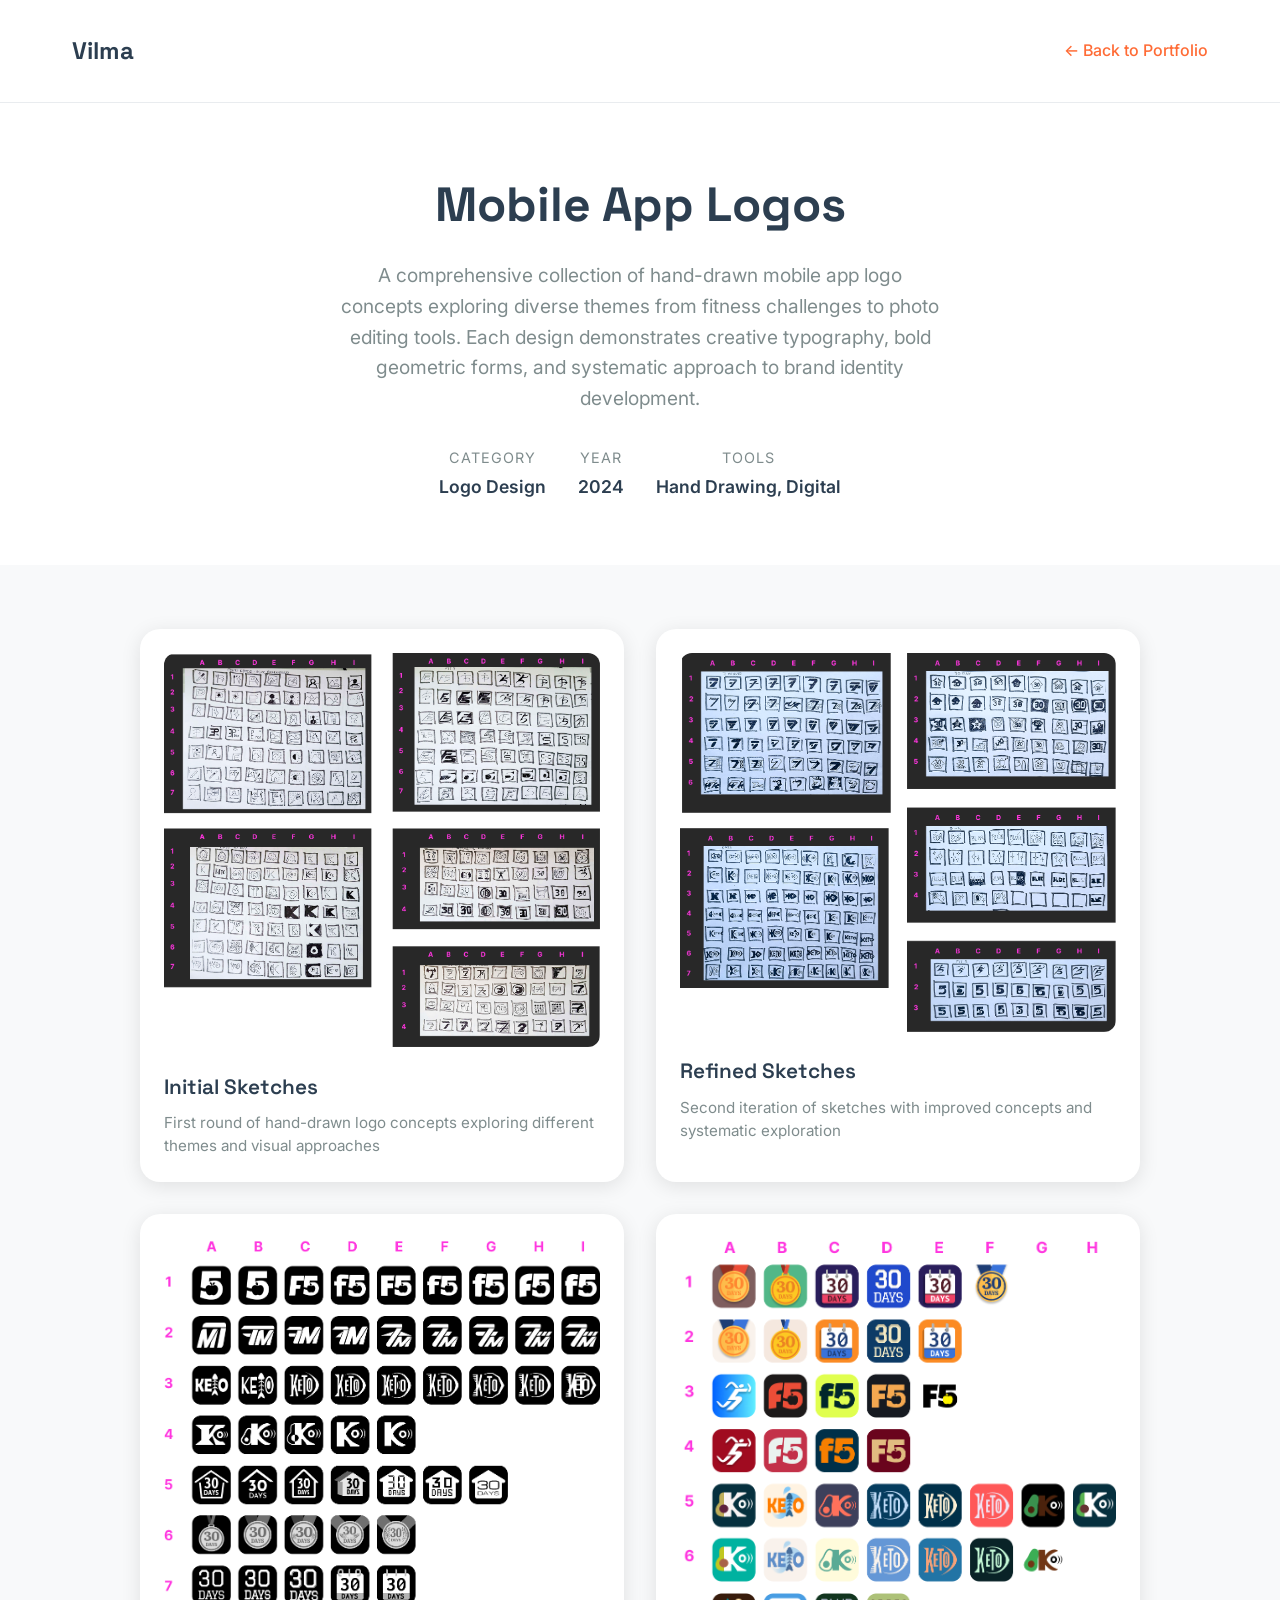
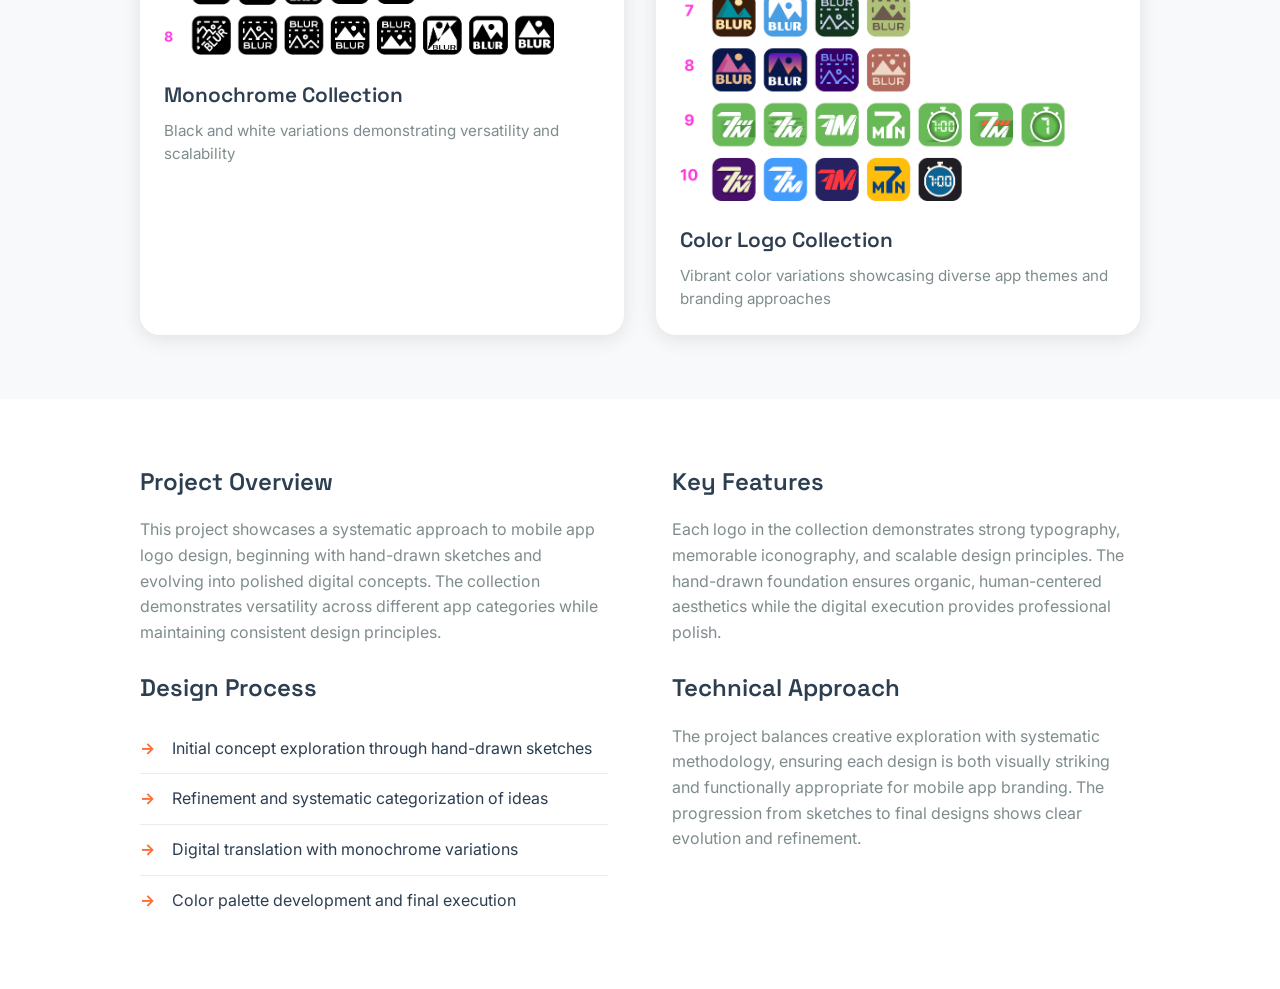
<file: mobile-app-logos-clean.html>
<!DOCTYPE html>
<html lang="en">
<head>
    <meta charset="UTF-8">
    <meta name="viewport" content="width=device-width, initial-scale=1.0">
    <title>Mobile App Logos - Vilma Portfolio</title>
    <link rel="preconnect" href="https://fonts.googleapis.com">
    <link rel="preconnect" href="https://fonts.gstatic.com" crossorigin>
    <link href="https://fonts.googleapis.com/css2?family=Inter:wght@300;400;500;600;700;800;900&family=Space+Grotesk:wght@300;400;500;600;700&display=swap" rel="stylesheet">
    <style>
        * {
            margin: 0;
            padding: 0;
            box-sizing: border-box;
        }

        body {
            font-family: 'Inter', sans-serif;
            line-height: 1.6;
            color: #2c3e50;
            background-color: #ffffff;
        }

        .container {
            max-width: 1200px;
            margin: 0 auto;
            padding: 0 2rem;
        }

        /* Header */
        .header {
            background: #ffffff;
            padding: 2rem 0;
            border-bottom: 1px solid #e9ecef;
        }

        .nav {
            display: flex;
            justify-content: space-between;
            align-items: center;
        }

        .logo {
            font-family: 'Space Grotesk', sans-serif;
            font-size: 1.5rem;
            font-weight: 700;
            color: #2c3e50;
            text-decoration: none;
        }

        .back-link {
            color: #ff6b35;
            text-decoration: none;
            font-weight: 500;
            transition: color 0.3s ease;
        }

        .back-link:hover {
            color: #e55a2b;
        }

        /* Hero Section */
        .hero {
            padding: 4rem 0;
            text-align: center;
        }

        .hero h1 {
            font-family: 'Space Grotesk', sans-serif;
            font-size: 3rem;
            font-weight: 700;
            color: #2c3e50;
            margin-bottom: 1rem;
        }

        .hero p {
            font-size: 1.2rem;
            color: #7f8c8d;
            max-width: 600px;
            margin: 0 auto 2rem;
        }

        .project-meta {
            display: flex;
            justify-content: center;
            gap: 2rem;
            margin-top: 2rem;
        }

        .meta-item {
            text-align: center;
        }

        .meta-label {
            font-size: 0.9rem;
            color: #7f8c8d;
            text-transform: uppercase;
            letter-spacing: 1px;
        }

        .meta-value {
            font-size: 1.1rem;
            font-weight: 600;
            color: #2c3e50;
            margin-top: 0.25rem;
        }

        /* Gallery Section */
        .gallery-section {
            padding: 4rem 0;
            background: #f8f9fa;
        }

        .gallery {
            display: grid;
            grid-template-columns: 1fr 1fr;
            gap: 2rem;
            max-width: 1000px;
            margin: 0 auto;
        }

        .gallery-item {
            background: white;
            border-radius: 20px;
            padding: 1.5rem;
            box-shadow: 0 4px 20px rgba(0, 0, 0, 0.1);
            transition: transform 0.3s ease, box-shadow 0.3s ease;
        }

        .gallery-item:hover {
            transform: translateY(-5px);
            box-shadow: 0 8px 30px rgba(0, 0, 0, 0.15);
        }

        .gallery-item img {
            width: 100%;
            height: auto;
            border-radius: 12px;
            margin-bottom: 1rem;
        }

        .gallery-caption h3 {
            font-family: 'Space Grotesk', sans-serif;
            font-size: 1.3rem;
            font-weight: 600;
            color: #2c3e50;
            margin-bottom: 0.5rem;
        }

        .gallery-caption p {
            font-size: 0.95rem;
            color: #7f8c8d;
            line-height: 1.5;
        }

        /* Details Section */
        .details-section {
            padding: 4rem 0;
        }

        .details-grid {
            display: grid;
            grid-template-columns: 1fr 1fr;
            gap: 4rem;
            max-width: 1000px;
            margin: 0 auto;
        }

        .details-content h3 {
            font-family: 'Space Grotesk', sans-serif;
            font-size: 1.5rem;
            font-weight: 600;
            color: #2c3e50;
            margin-bottom: 1rem;
        }

        .details-content p {
            font-size: 1rem;
            color: #7f8c8d;
            line-height: 1.6;
            margin-bottom: 1.5rem;
        }

        .process-steps {
            list-style: none;
            padding: 0;
        }

        .process-steps li {
            padding: 0.75rem 0;
            border-bottom: 1px solid #e9ecef;
            position: relative;
            padding-left: 2rem;
        }

        .process-steps li:before {
            content: "→";
            position: absolute;
            left: 0;
            color: #ff6b35;
            font-weight: bold;
        }

        .process-steps li:last-child {
            border-bottom: none;
        }

        /* Mobile Responsive */
        @media (max-width: 768px) {
            .hero h1 {
                font-size: 2rem;
            }

            .project-meta {
                flex-direction: column;
                gap: 1rem;
            }

            .gallery {
                grid-template-columns: 1fr;
                gap: 1.5rem;
            }

            .details-grid {
                grid-template-columns: 1fr;
                gap: 2rem;
            }

            .container {
                padding: 0 1rem;
            }
        }
    </style>
</head>
<body>
    <!-- Header -->
    <header class="header">
        <div class="container">
            <nav class="nav">
                <a href="index.html" class="logo">Vilma</a>
                <a href="index.html" class="back-link">← Back to Portfolio</a>
            </nav>
        </div>
    </header>

    <!-- Hero Section -->
    <section class="hero">
        <div class="container">
            <h1>Mobile App Logos</h1>
            <p>A comprehensive collection of hand-drawn mobile app logo concepts exploring diverse themes from fitness challenges to photo editing tools. Each design demonstrates creative typography, bold geometric forms, and systematic approach to brand identity development.</p>
            
            <div class="project-meta">
                <div class="meta-item">
                    <div class="meta-label">Category</div>
                    <div class="meta-value">Logo Design</div>
                </div>
                <div class="meta-item">
                    <div class="meta-label">Year</div>
                    <div class="meta-value">2024</div>
                </div>
                <div class="meta-item">
                    <div class="meta-label">Tools</div>
                    <div class="meta-value">Hand Drawing, Digital</div>
                </div>
            </div>
        </div>
    </section>

    <!-- Gallery Section -->
    <section class="gallery-section">
        <div class="container">
            <div class="gallery">
                <div class="gallery-item">
                    <img src="sketches-first.jpg" alt="Initial Hand-Drawn Logo Sketches">
                    <div class="gallery-caption">
                        <h3>Initial Sketches</h3>
                        <p>First round of hand-drawn logo concepts exploring different themes and visual approaches</p>
                    </div>
                </div>
                
                <div class="gallery-item">
                    <img src="sketches-second.jpg" alt="Refined Hand-Drawn Logo Sketches">
                    <div class="gallery-caption">
                        <h3>Refined Sketches</h3>
                        <p>Second iteration of sketches with improved concepts and systematic exploration</p>
                    </div>
                </div>
                
                <div class="gallery-item">
                    <img src="mobile-app-logos-bw.jpg" alt="Black and White Mobile App Logos Collection">
                    <div class="gallery-caption">
                        <h3>Monochrome Collection</h3>
                        <p>Black and white variations demonstrating versatility and scalability</p>
                    </div>
                </div>
                
                <div class="gallery-item">
                    <img src="mobile-app-logos-color.jpg" alt="Color Mobile App Logos Collection">
                    <div class="gallery-caption">
                        <h3>Color Logo Collection</h3>
                        <p>Vibrant color variations showcasing diverse app themes and branding approaches</p>
                    </div>
                </div>
            </div>
        </div>
    </section>

    <!-- Details Section -->
    <section class="details-section">
        <div class="container">
            <div class="details-grid">
                <div class="details-content">
                    <h3>Project Overview</h3>
                    <p>This project showcases a systematic approach to mobile app logo design, beginning with hand-drawn sketches and evolving into polished digital concepts. The collection demonstrates versatility across different app categories while maintaining consistent design principles.</p>
                    
                    <h3>Design Process</h3>
                    <ul class="process-steps">
                        <li>Initial concept exploration through hand-drawn sketches</li>
                        <li>Refinement and systematic categorization of ideas</li>
                        <li>Digital translation with monochrome variations</li>
                        <li>Color palette development and final execution</li>
                    </ul>
                </div>
                
                <div class="details-content">
                    <h3>Key Features</h3>
                    <p>Each logo in the collection demonstrates strong typography, memorable iconography, and scalable design principles. The hand-drawn foundation ensures organic, human-centered aesthetics while the digital execution provides professional polish.</p>
                    
                    <h3>Technical Approach</h3>
                    <p>The project balances creative exploration with systematic methodology, ensuring each design is both visually striking and functionally appropriate for mobile app branding. The progression from sketches to final designs shows clear evolution and refinement.</p>
                </div>
            </div>
        </div>
    </section>
</body>
</html>
</file>
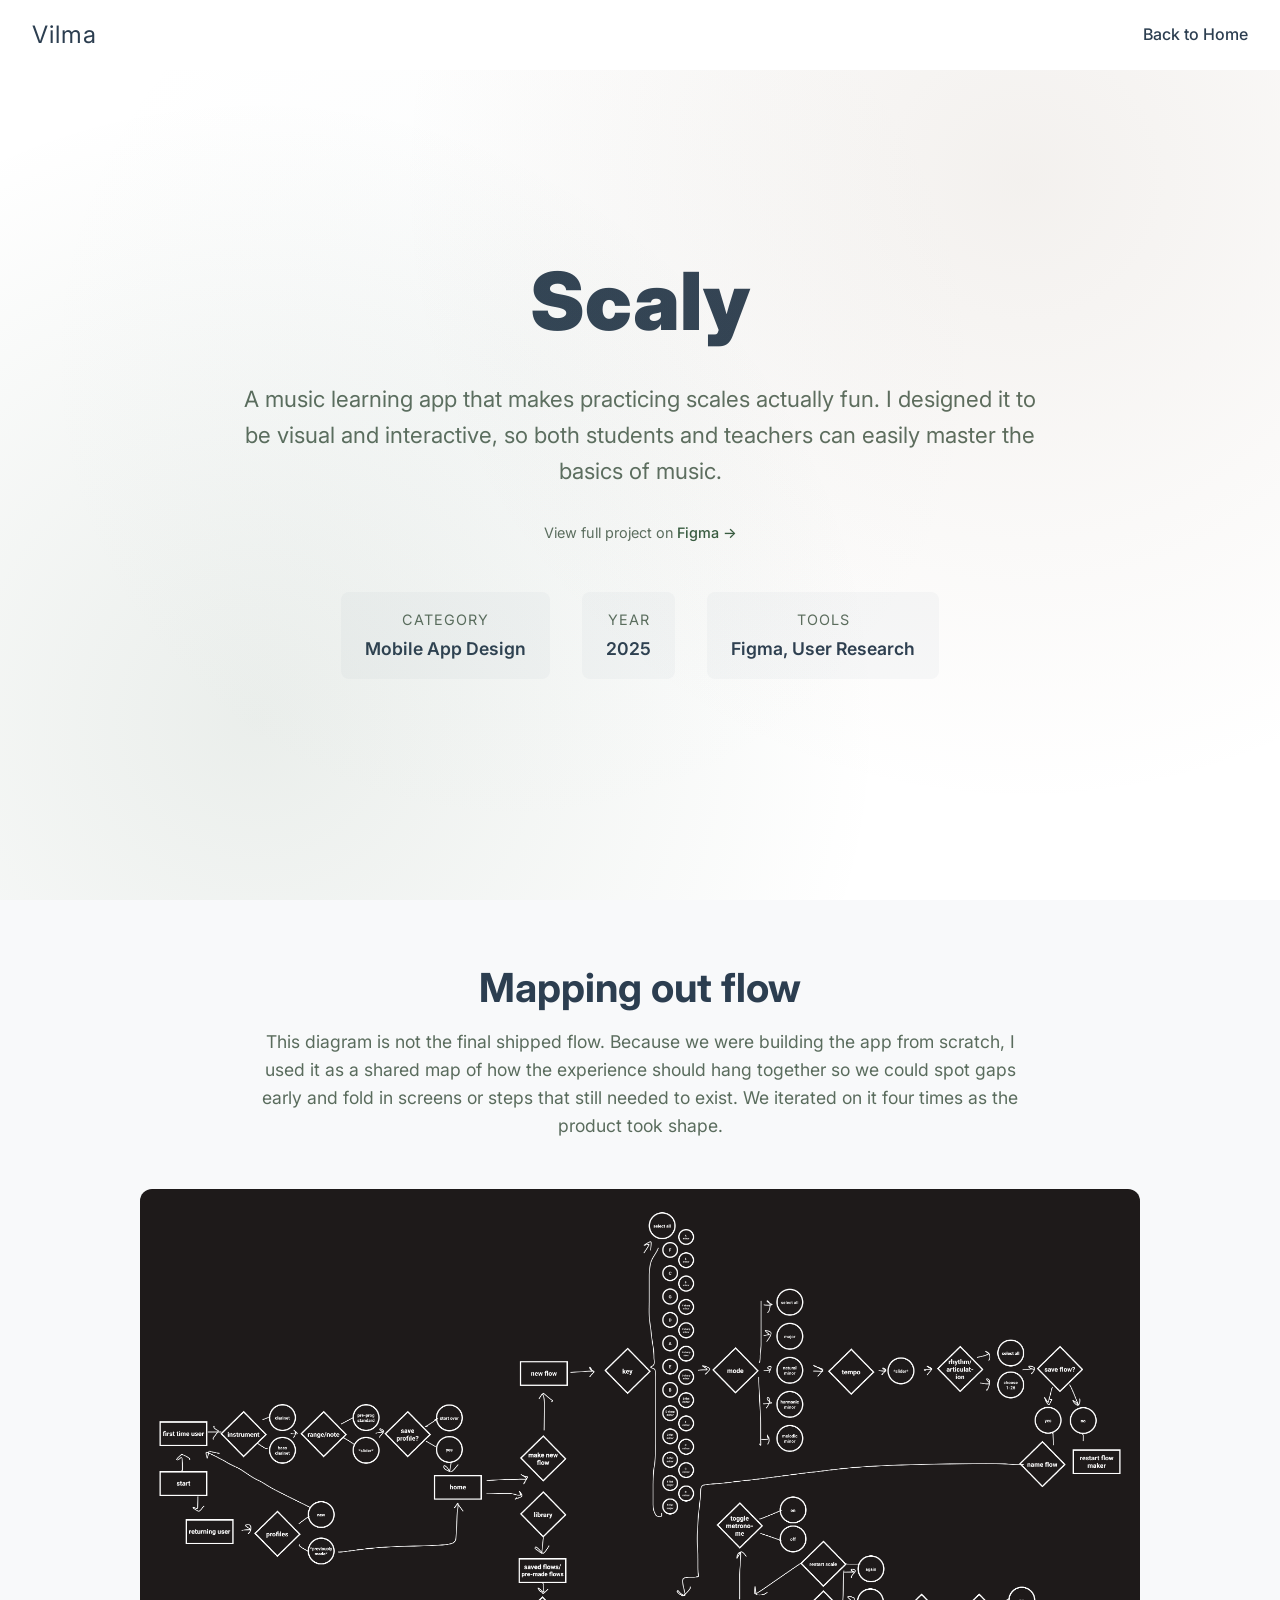
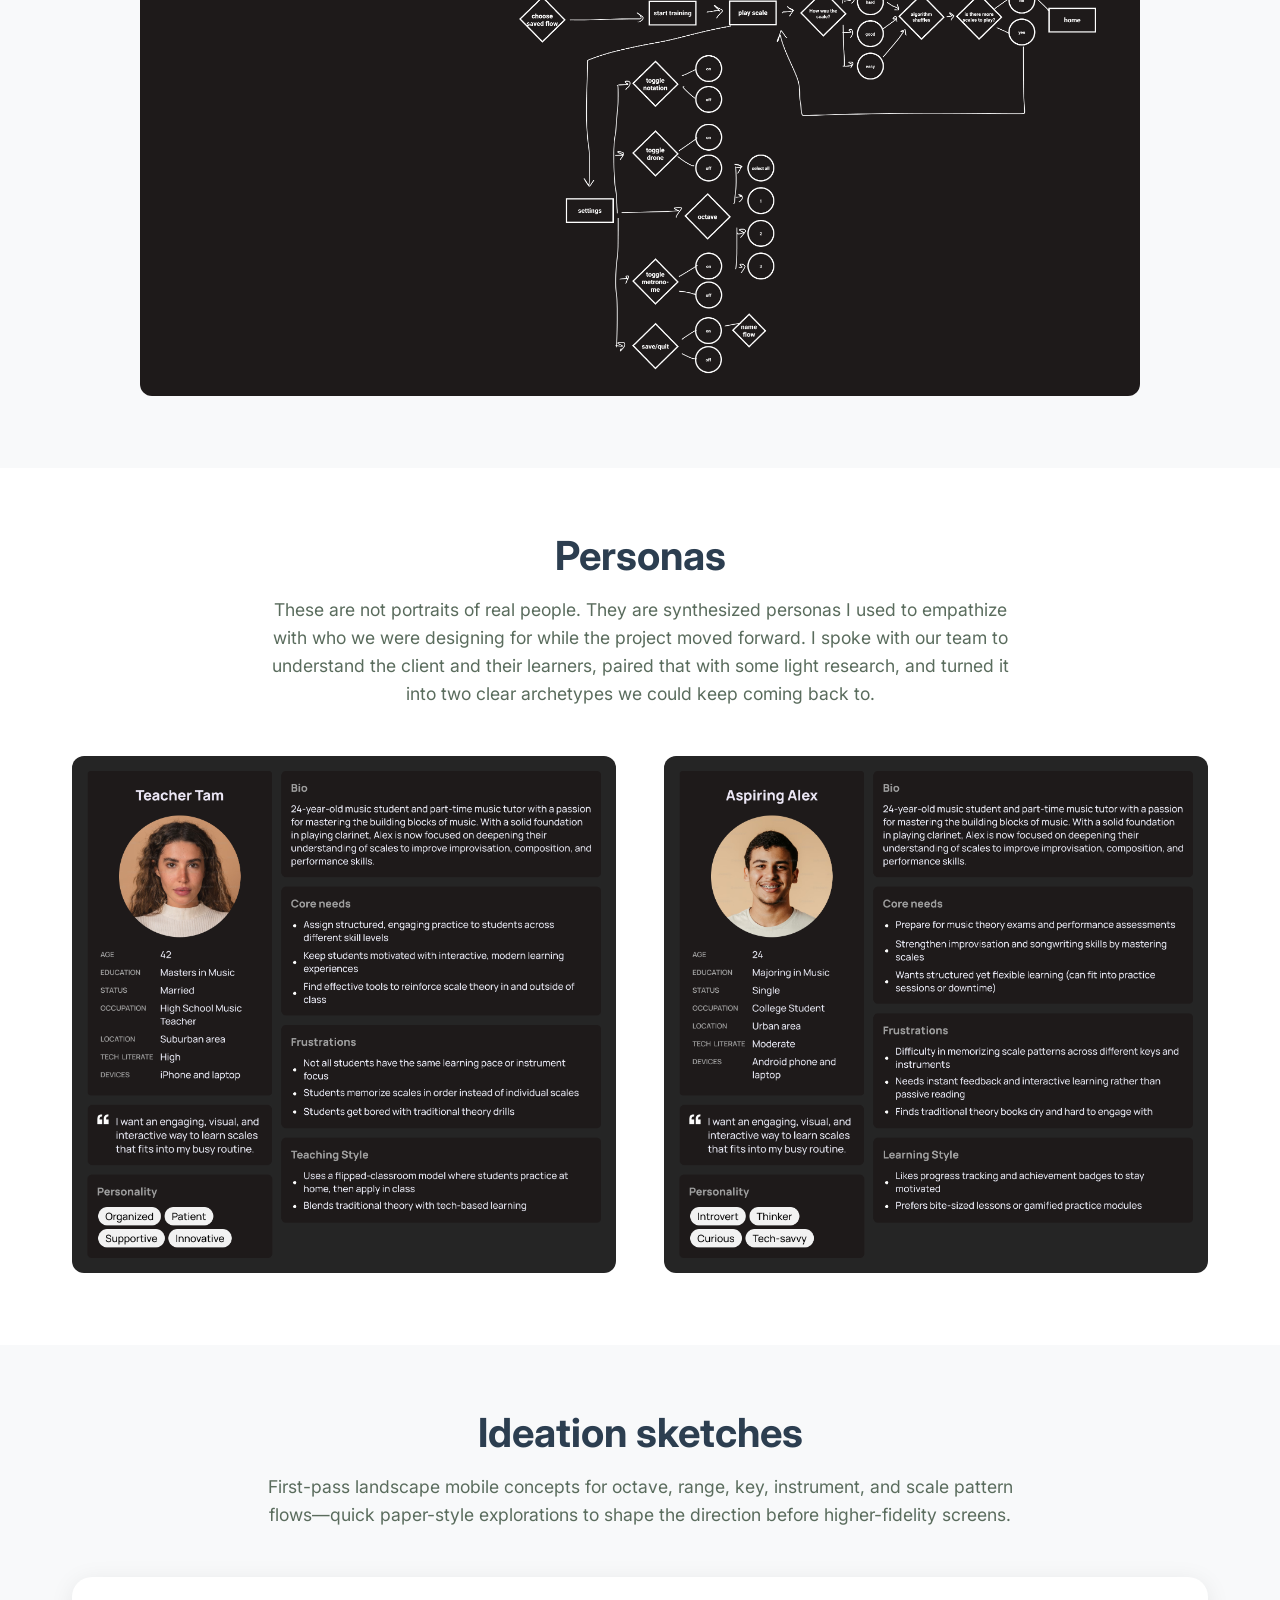
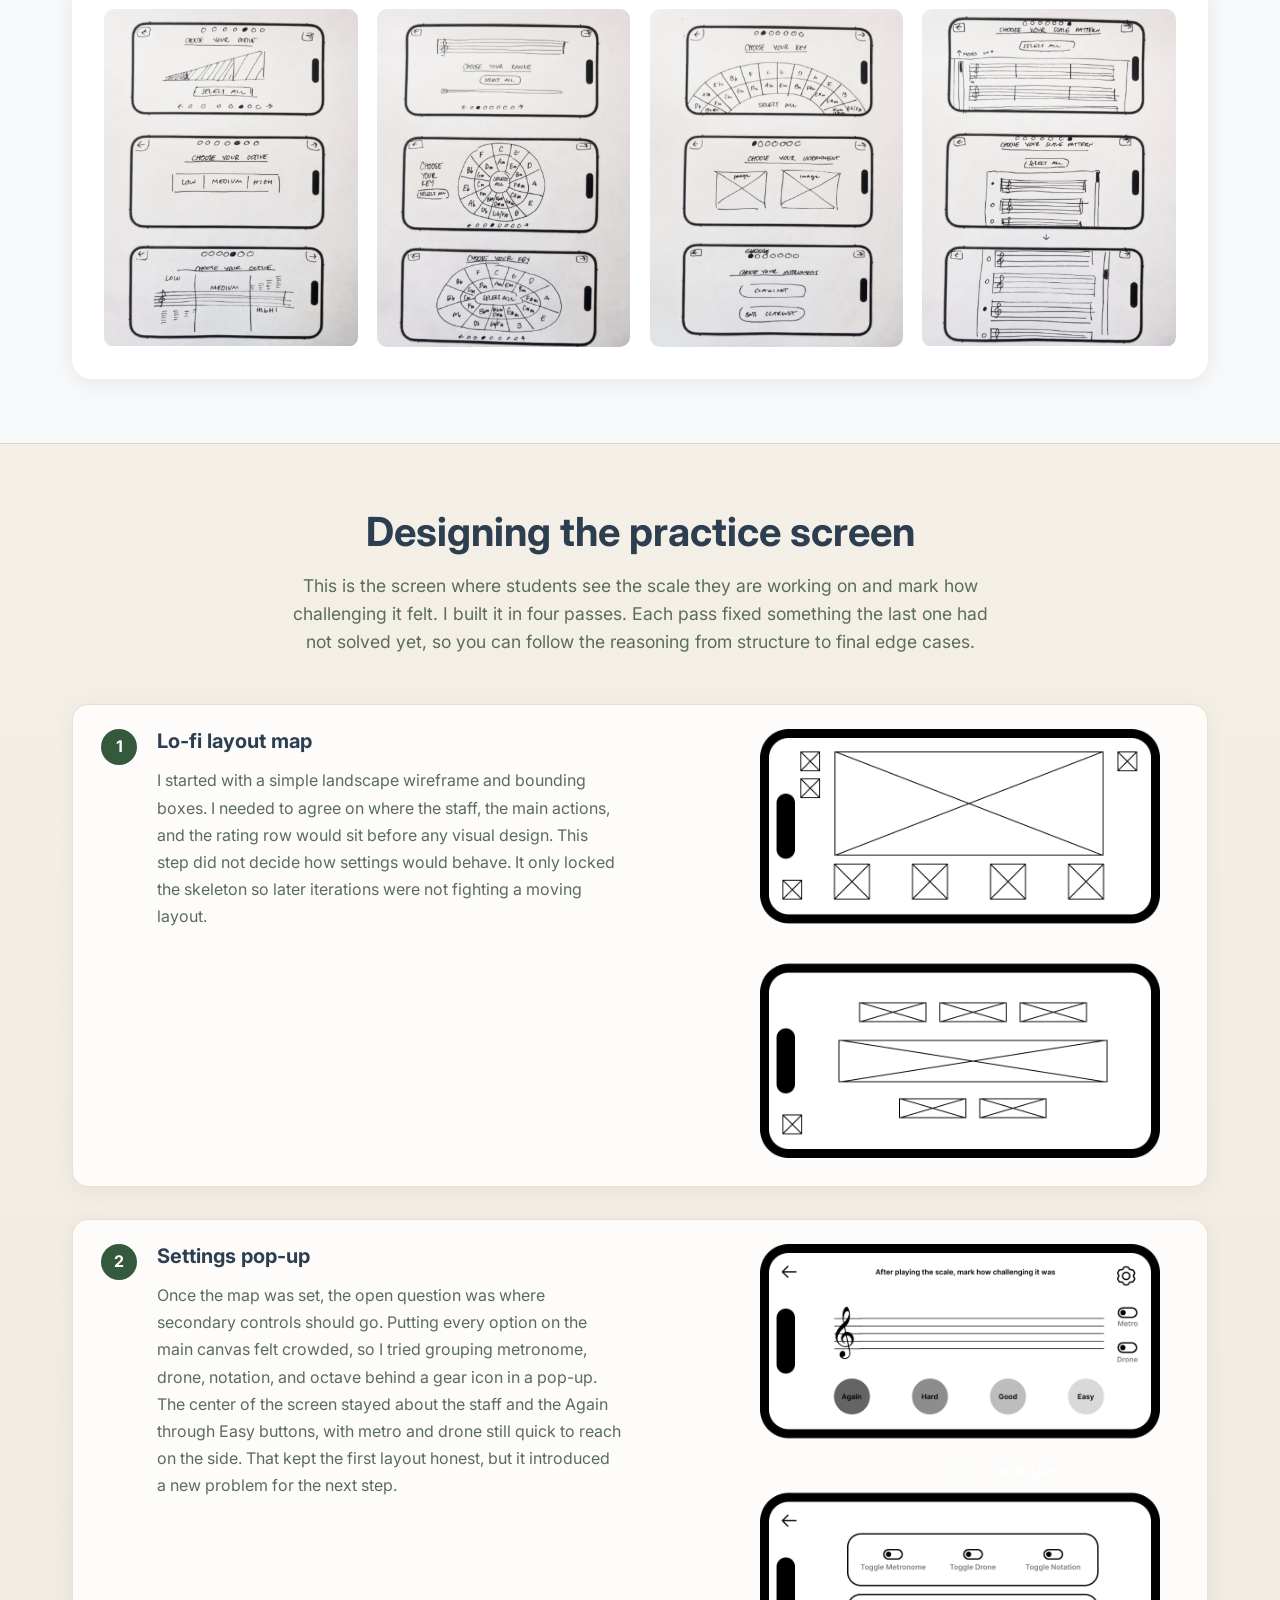
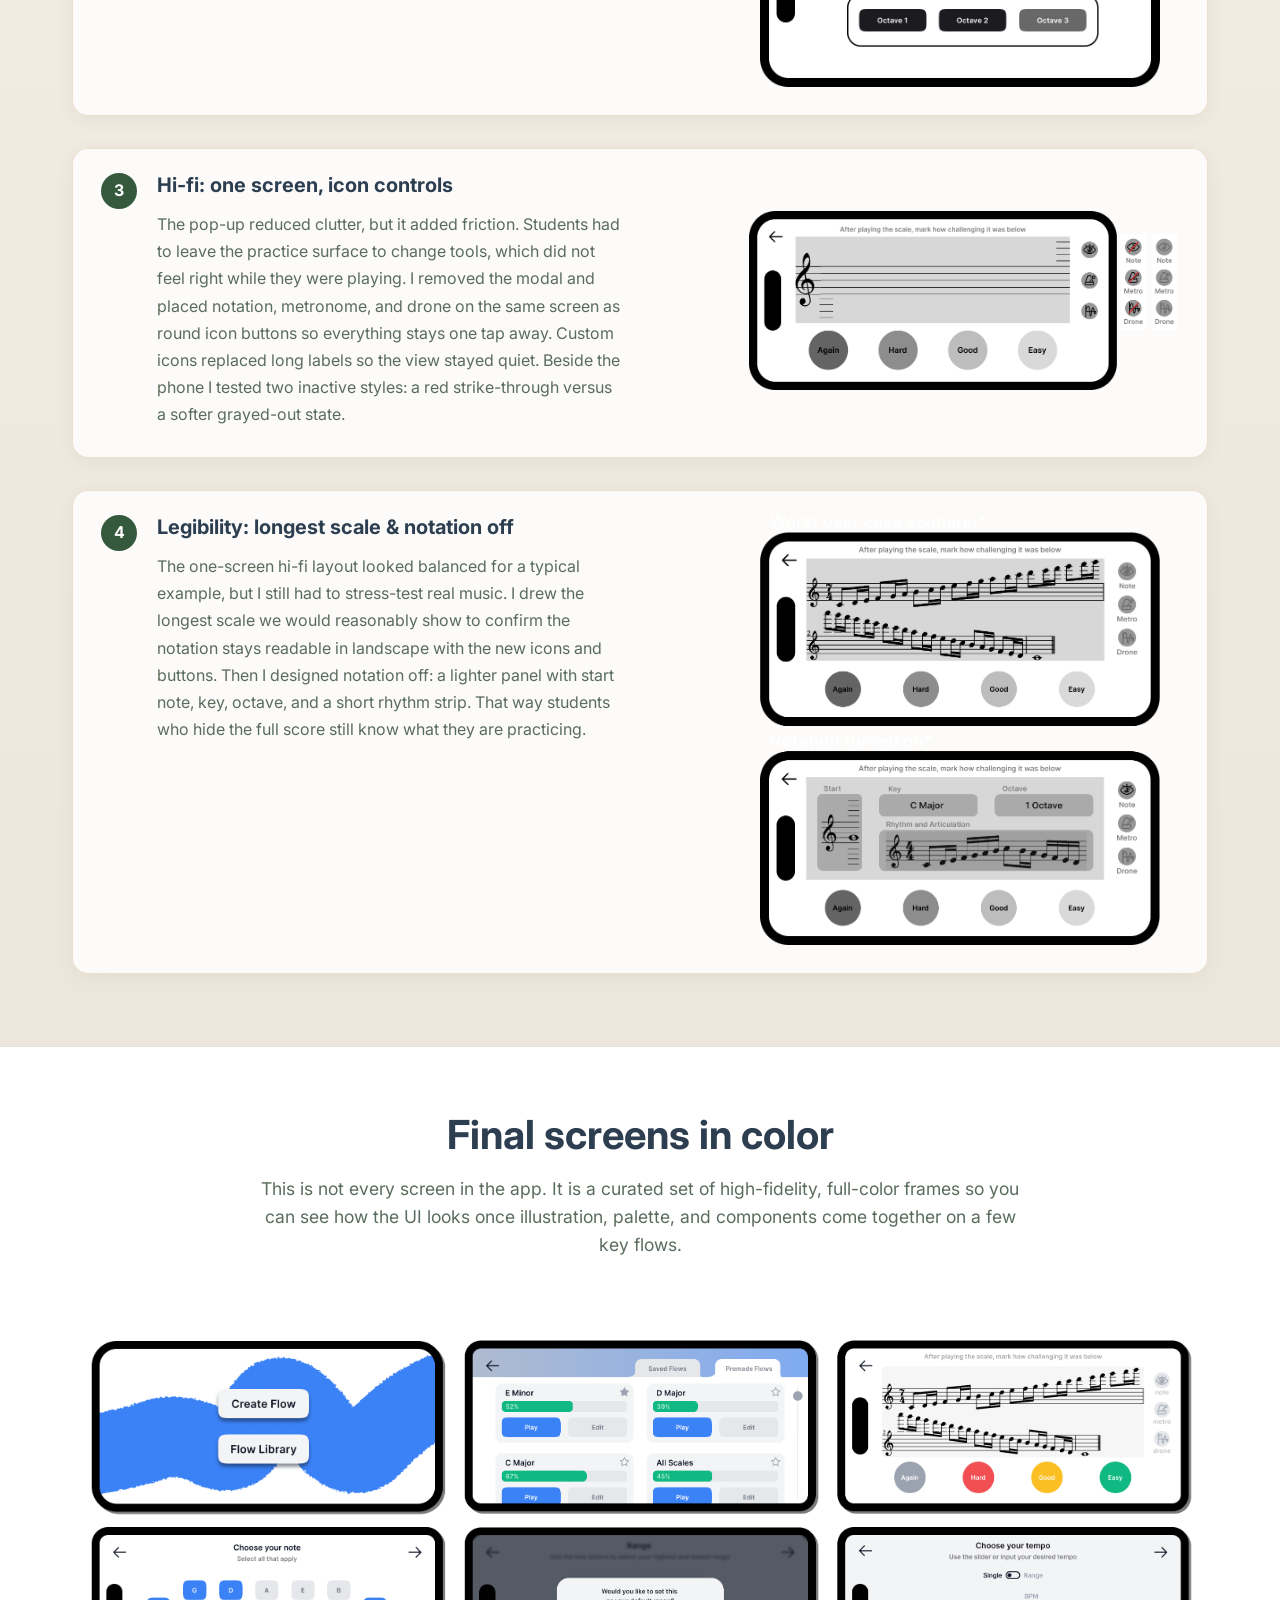
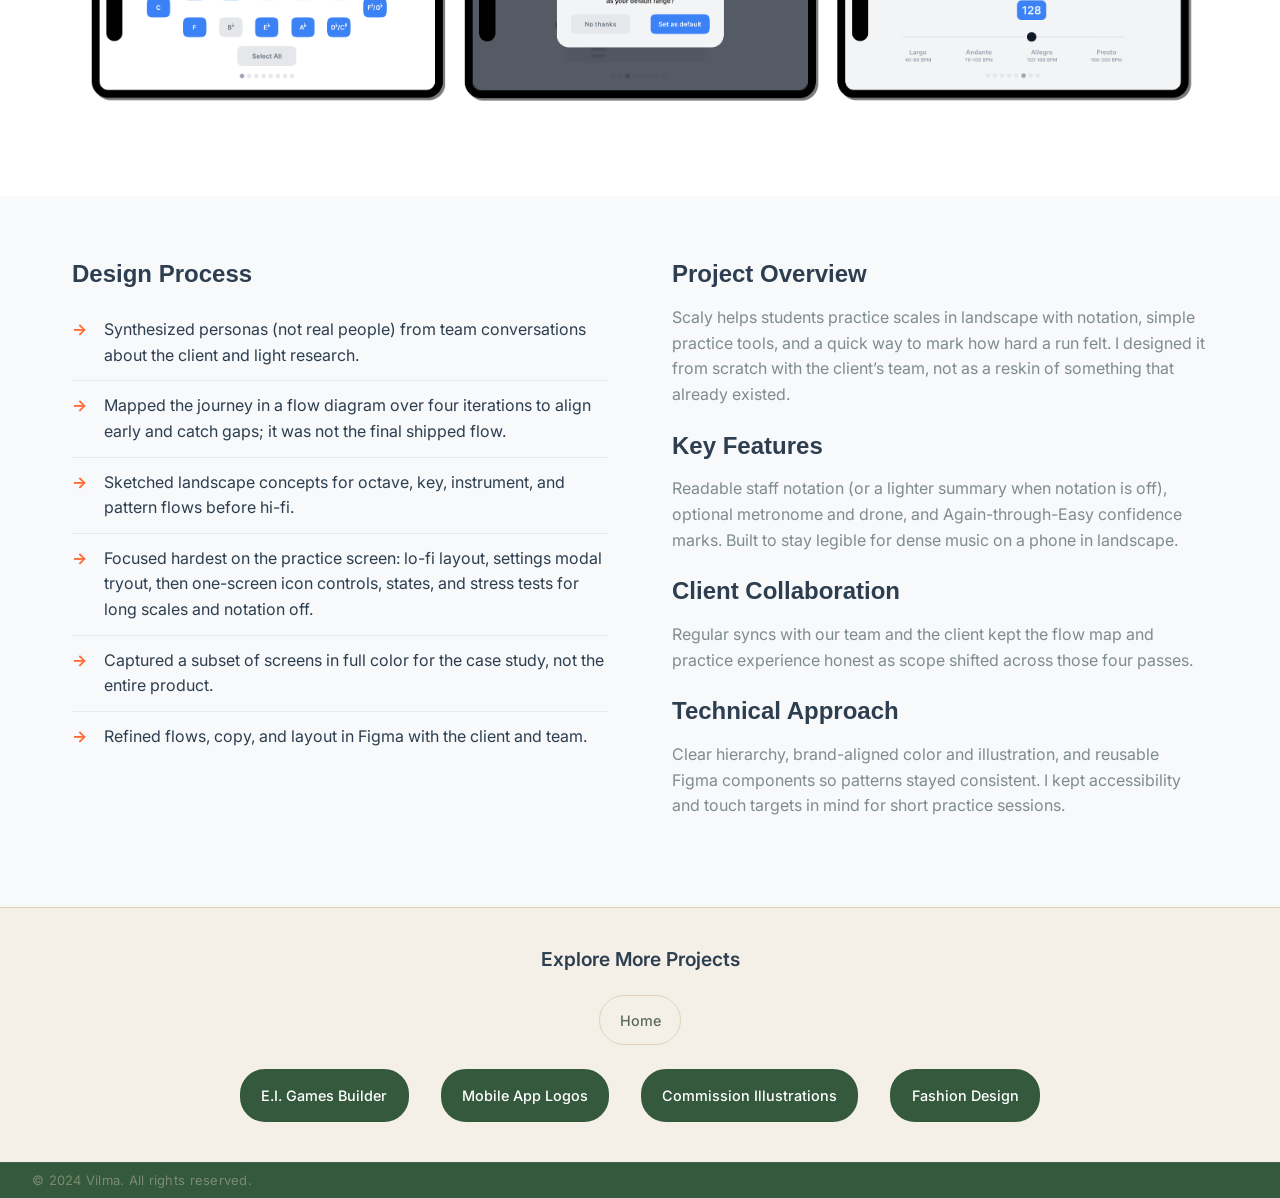
<file: scaly-music-app.html>
<!DOCTYPE html>
<html lang="en">
<head>
    <meta charset="UTF-8">
    <meta name="viewport" content="width=device-width, initial-scale=1.0">
    <title>Scaly - Music Learning App - Vilma Portfolio</title>
    <link rel="stylesheet" href="styles.css">
    <link rel="preconnect" href="https://fonts.googleapis.com">
    <link rel="preconnect" href="https://fonts.gstatic.com" crossorigin>
    <link href="https://fonts.googleapis.com/css2?family=Inter:wght@300;400;500;600;700;800;900&display=swap" rel="stylesheet">
    <style>
        @font-face {
            font-family: 'Google Sans Code';
            src: url('Google_Fonts/GoogleSansCode-VariableFont_wght.ttf') format('truetype');
            font-weight: 100 900;
            font-style: normal;
        }
        @font-face {
            font-family: 'Google Sans Code';
            src: url('Google_Fonts/GoogleSansCode-Italic-VariableFont_wght.ttf') format('truetype');
            font-weight: 100 900;
            font-style: italic;
        }
    </style>
    <style>
        * {
            margin: 0;
            padding: 0;
            box-sizing: border-box;
        }

        body {
            font-family: 'Inter', sans-serif;
            line-height: 1.6;
            color: #2c3e50;
            background-color: #ffffff;
        }

        .container {
            max-width: 1200px;
            margin: 0 auto;
            padding: 0 2rem;
        }


        /* Hero Section */
        .hero {
            padding: 6rem 0 4rem 0;
            text-align: center;
            background: #ffffff;
        }

        .hero h1 {
            font-family: var(--font-primary);
            font-size: clamp(3rem, 7vw, 5rem);
            font-weight: 900;
            margin-bottom: 2rem;
            color: var(--text-primary);
        }

        .hero p {
            font-size: 1.4rem;
            max-width: 820px;
            margin: 0 auto 2rem;
            color: var(--text-secondary);
        }



        .project-meta {
            display: flex;
            justify-content: center;
            gap: 2rem;
            margin-top: 3rem;
        }

        .meta-item {
            text-align: center;
            background: #f8f9fa;
            padding: 1rem 1.5rem;
            border-radius: 8px;
        }

        .meta-label {
            font-size: 0.9rem;
            color: var(--text-secondary);
            text-transform: uppercase;
            letter-spacing: 1px;
        }

        .meta-value {
            font-size: 1.1rem;
            font-weight: 600;
            margin-top: 0.25rem;
            color: var(--text-primary);
        }

        /* Gallery Section */
        .gallery-section {
            padding: 4rem 0;
            background: #f8f9fa;
        }

        .gallery {
            display: flex;
            justify-content: center;
            max-width: 1400px;
            margin: 0 auto;
        }

        .gallery-item {
            background: white;
            border-radius: 20px;
            padding: 2rem;
            box-shadow: 0 4px 20px rgba(0, 0, 0, 0.1);
            transition: transform 0.3s ease, box-shadow 0.3s ease;
            max-width: 1200px;
            width: 100%;
        }

        .gallery-item:hover {
            transform: translateY(-5px);
            box-shadow: 0 8px 30px rgba(0, 0, 0, 0.15);
        }


        .gallery-item img {
            width: 100%;
            height: auto;
            border-radius: 12px;
            margin-bottom: 1rem;
            max-width: none;
        }

        .gallery-caption h3 {
            font-family: var(--font-primary);
            font-size: 1.3rem;
            font-weight: 600;
            color: var(--text-primary);
            margin-bottom: 0.5rem;
        }

        .gallery-caption p {
            font-size: 0.95rem;
            color: var(--text-secondary);
            line-height: 1.5;
        }

        /* User Flow Section */
        .user-flow-section,
        .ideation-sketches-section {
            padding: 4rem 0;
            background: #f8f9fa;
        }

        .ideation-sketches-section {
            color-scheme: light;
        }

        .ideation-sketches-mat {
            background: #ffffff;
            border-radius: 20px;
            padding: clamp(1rem, 3vw, 2rem);
            box-shadow: 0 4px 24px rgba(0, 0, 0, 0.08);
            max-width: 1600px;
            margin: 0 auto;
        }

        .ideation-sketches-row {
            display: grid;
            grid-template-columns: repeat(4, minmax(0, 1fr));
            gap: clamp(0.65rem, 1.5vw, 1.25rem);
            align-items: stretch;
        }

        .ideation-sketches-card {
            margin: 0;
            min-width: 0;
            display: flex;
            flex-direction: column;
            background: transparent;
        }

        .ideation-sketches-card .ideation-sketches-image {
            width: 100%;
            height: auto;
            flex: 1;
            object-fit: contain;
            object-position: top center;
        }

        .user-flow-section h2,
        .ideation-sketches-section h2 {
            font-family: var(--font-primary);
            font-size: 2.5rem;
            font-weight: 700;
            text-align: center;
            color: var(--text-primary);
            margin-bottom: 1rem;
        }

        .section-description {
            text-align: center;
            font-size: 1.1rem;
            color: var(--text-secondary);
            margin-bottom: 3rem;
            max-width: 600px;
            margin-left: auto;
            margin-right: auto;
        }

        /* Wider measure for section intros (practice block excluded) */
        .user-flow-section .section-description,
        .user-profiles .section-description,
        .ideation-sketches-section .section-description,
        .user-screens-section .section-description {
            max-width: 760px;
        }

        .user-profiles h2 {
            font-family: var(--font-primary);
            font-size: 2.5rem;
            font-weight: 700;
            text-align: center;
            color: var(--text-primary);
            margin-bottom: 1rem;
        }

        .user-profiles .section-description {
            margin-bottom: 3rem;
        }

        .user-flow-container {
            max-width: 1000px;
            margin: 0 auto;
        }

        .ideation-sketches-container {
            max-width: 1400px;
            margin: 0 auto;
        }

        /* Practice screen: design process (core learning UI) */
        .practice-process-section {
            padding: 4rem 0 4.5rem;
            background: linear-gradient(180deg, #F5F0E7 0%, #EDE6DC 100%);
            border-top: 1px solid rgba(52, 89, 61, 0.1);
            border-bottom: 1px solid rgba(52, 89, 61, 0.08);
            color-scheme: light;
        }

        .practice-process-section h2 {
            font-family: var(--font-primary);
            font-size: 2.5rem;
            font-weight: 700;
            text-align: center;
            color: var(--text-primary);
            margin-bottom: 1rem;
        }

        .practice-process-lead {
            max-width: 720px;
        }

        .practice-process-list {
            list-style: none;
            margin: 2.5rem 0 0;
            padding: 0;
            display: flex;
            flex-direction: column;
            gap: 2rem;
            max-width: 1180px;
            margin-left: auto;
            margin-right: auto;
        }

        .practice-process-card {
            display: grid;
            grid-template-columns: minmax(0, 1fr) minmax(0, 1fr);
            gap: clamp(1.25rem, 3vw, 2.25rem);
            align-items: start;
            background: rgba(255, 255, 255, 0.82);
            border: 1px solid rgba(224, 209, 183, 0.65);
            border-radius: 16px;
            padding: 1.5rem 1.75rem 1.75rem;
            box-shadow: 0 4px 20px rgba(52, 89, 61, 0.06);
        }

        .practice-step-copy {
            min-width: 0;
        }

        .practice-step-media {
            min-width: 0;
            display: flex;
            justify-content: flex-end;
            align-items: center;
            align-self: center;
            padding-right: clamp(0.5rem, 1.5vw, 1.25rem);
            padding-left: clamp(0.15rem, 0.5vw, 0.35rem);
        }

        .practice-step-top {
            display: grid;
            grid-template-columns: auto 1fr;
            gap: 1rem 1.25rem;
            align-items: start;
            margin-bottom: 0;
        }

        .practice-step-badge {
            display: inline-flex;
            align-items: center;
            justify-content: center;
            width: 2.25rem;
            height: 2.25rem;
            border-radius: 50%;
            background: var(--primary-color);
            color: #fff;
            font-weight: 700;
            font-size: 1rem;
            flex-shrink: 0;
        }

        .practice-step-title {
            font-family: var(--font-primary);
            font-size: 1.25rem;
            font-weight: 700;
            color: var(--text-primary);
            margin: 0 0 0.9rem;
        }

        .practice-step-text {
            margin: 0;
            font-size: 1rem;
            line-height: 1.7;
            color: var(--text-secondary);
        }

        .practice-step-figure {
            margin: 0;
            text-align: right;
            width: 100%;
            max-width: 100%;
        }

        .practice-step-image {
            display: block;
            width: 100%;
            max-width: 400px;
            height: auto;
            margin: 0 0 0 auto;
            border-radius: 12px;
            object-fit: contain;
            background: transparent;
        }

        .practice-step-image--larger {
            max-width: 428px;
        }

        .practice-step-media--compact {
            padding-right: 0.15rem;
            padding-left: 0;
        }

        .practice-step-placeholder {
            width: 100%;
            max-width: 400px;
            min-height: 200px;
            margin: 0 0 0 auto;
            border: 2px dashed rgba(52, 89, 61, 0.22);
            border-radius: 12px;
            display: flex;
            align-items: center;
            justify-content: center;
            text-align: center;
            padding: 1.5rem;
            color: var(--text-secondary);
            font-size: 0.95rem;
            line-height: 1.5;
            background: rgba(255, 255, 255, 0.45);
        }

        .user-flow-image {
            width: 100%;
            height: auto;
            border-radius: 12px;
            object-fit: contain;
        }

        .ideation-sketches-image {
            display: block;
            border-radius: 10px;
            background: transparent;
        }

        /* User Profiles Section */
        .user-profiles {
            padding: 4rem 0;
        }

        /* User Screens Section */
        .user-screens-section {
            padding: 4rem 0;
            background: #ffffff;
        }

        .user-screens-section h2 {
            font-family: var(--font-primary);
            font-size: 2.5rem;
            font-weight: 700;
            text-align: center;
            color: var(--text-primary);
            margin-bottom: 1rem;
        }

        .user-screens-container {
            max-width: 1600px;
            margin: 0 auto;
        }

        .user-screens-image {
            width: 100%;
            height: auto;
            border-radius: 12px;
            object-fit: contain;
        }



        .profiles-grid {
            display: grid;
            grid-template-columns: 1fr 1fr;
            gap: 3rem;
            max-width: 1200px;
            margin: 0 auto;
        }

        .profile-image-container {
            max-width: 100%;
        }

        .profile-image {
            width: 100%;
            height: auto;
            border-radius: 12px;
            object-fit: contain;
        }


        /* Details Section */
        .details-section {
            padding: 4rem 0;
            background: #f8f9fa;
        }

        .details-grid {
            display: grid;
            grid-template-columns: 1fr 1fr;
            gap: 4rem;
            max-width: 1140px;
            margin: 0 auto;
        }

        .details-content h3 {
            font-family: 'Space Grotesk', sans-serif;
            font-size: 1.5rem;
            font-weight: 600;
            color: #2c3e50;
            margin-bottom: 1rem;
        }

        .details-content p {
            font-size: 1rem;
            color: #7f8c8d;
            line-height: 1.6;
            margin-bottom: 1.5rem;
        }

        .process-steps {
            list-style: none;
            padding: 0;
        }

        .process-steps li {
            padding: 0.75rem 0;
            border-bottom: 1px solid #e9ecef;
            position: relative;
            padding-left: 2rem;
        }

        .process-steps li:before {
            content: "→";
            position: absolute;
            left: 0;
            color: #ff6b35;
            font-weight: bold;
        }

        .process-steps li:last-child {
            border-bottom: none;
        }

        /* Mobile Responsive */
        @media (max-width: 768px) {
            .hero h1 {
                font-size: 2.5rem;
            }

            .project-meta {
                flex-direction: column;
                gap: 1rem;
            }

            .gallery {
                flex-direction: column;
                align-items: center;
            }

            .user-flow-section h2,
            .practice-process-section h2 {
                font-size: 2rem;
            }

            .user-screens-section h2 {
                font-size: 2rem;
            }

            .profiles-grid {
                grid-template-columns: 1fr;
                gap: 2rem;
            }
            
            .profile-image {
                border-radius: 8px;
            }

            .details-grid {
                grid-template-columns: 1fr;
                gap: 2rem;
            }

            .details-grid .details-content:nth-child(1) {
                order: 2;
            }

            .details-grid .details-content:nth-child(2) {
                order: 1;
            }

            .container {
                padding: 0 1.5rem;
            }

            .hero {
                padding: 120px 0 80px;
            }

            .hero h1 {
                font-size: 2.8rem;
                line-height: 1.2;
                margin-bottom: 1.5rem;
            }

            .hero p {
                font-size: 1.2rem;
                line-height: 1.7;
                margin-bottom: 2rem;
            }

            .project-meta {
                flex-direction: column;
                gap: 1.5rem;
                text-align: center;
                margin: 3rem 0;
            }

            .meta-item {
                flex-direction: column;
                gap: 0.8rem;
                padding: 1rem;
                background: rgba(255, 255, 255, 0.8);
                border-radius: 12px;
            }

            .user-screens-container,
            .user-flow-container {
                padding: 0;
                margin: 2rem 0;
            }

            .ideation-sketches-container {
                padding: 0;
                margin: 2rem 0;
            }

            .practice-process-card {
                grid-template-columns: 1fr;
                padding: 1.25rem 1.25rem 1.5rem;
            }

            .practice-step-media {
                justify-content: center;
                order: 2;
                padding-right: 0;
                padding-left: 0;
            }

            .practice-step-copy {
                order: 1;
            }

            .practice-step-figure {
                text-align: center;
            }

            .practice-step-image {
                margin-left: auto;
                margin-right: auto;
            }

            .practice-step-placeholder {
                margin-left: auto;
                margin-right: auto;
            }

            .practice-step-top {
                grid-template-columns: 1fr;
                gap: 0.75rem;
            }

            .practice-step-badge {
                justify-self: start;
            }

            .user-screens-image,
            .user-flow-image {
                border-radius: 12px;
                box-shadow: 0 8px 30px rgba(0, 0, 0, 0.1);
            }

            .ideation-sketches-mat {
                box-shadow: 0 8px 30px rgba(0, 0, 0, 0.1);
            }

            .ideation-sketches-image {
                box-shadow: none;
            }

            .ideation-sketches-row {
                grid-template-columns: repeat(2, minmax(0, 1fr));
            }

            .section-description {
                font-size: 1.1rem;
                line-height: 1.7;
                margin-bottom: 2rem;
                padding: 0 1rem;
            }

            .details-section {
                padding: 4rem 0;
            }

            .details-content {
                padding: 2rem 1rem;
                background: rgba(255, 255, 255, 0.9);
                border-radius: 16px;
                margin-bottom: 2rem;
            }

            .details-content h3 {
                font-size: 1.6rem;
                margin-bottom: 1.5rem;
                color: var(--text-primary);
            }

            .details-content p {
                font-size: 1.1rem;
                line-height: 1.7;
                margin-bottom: 1.5rem;
            }

            .process-steps li {
                font-size: 1.1rem;
                line-height: 1.6;
                margin-bottom: 2rem;
                padding-left: 2rem;
            }

            .project-navigation {
                padding: 4rem 0;
                margin: 4rem 0;
            }

            .project-nav-title {
                font-size: 1.2rem;
                margin-bottom: 2rem;
            }

            .project-nav-grid {
                gap: 1.5rem;
                justify-content: center;
            }

            .project-nav-item {
                padding: 1rem 1.5rem;
                font-size: 0.9rem;
                border-radius: 8px;
            }
        }

        @media (max-width: 480px) {
            .container {
                padding: 0 1rem;
            }

            .hero {
                padding: 100px 0 60px;
            }

            .hero h1 {
                font-size: 2.2rem;
            }

            .hero p {
                font-size: 1.1rem;
            }

            .user-screens-section h2,
            .user-flow-section h2,
            .ideation-sketches-section h2,
            .practice-process-section h2,
            .user-profiles h2 {
                font-size: 1.8rem;
            }

            .ideation-sketches-row {
                grid-template-columns: 1fr;
            }

            .details-content {
                padding: 1.5rem 1rem;
            }

            .project-nav-grid {
                flex-direction: column;
                gap: 1rem;
            }

            .project-nav-item {
                width: 100%;
                max-width: 300px;
                text-align: center;
                padding: 1.2rem 1.5rem;
            }
        }
    </style>
</head>
<body>
    <!-- Navigation -->
    <nav class="nav">
        <div class="nav-container">
            <div class="nav-logo">
                <a href="index.html">Vilma</a>
            </div>
            <div class="nav-menu">
                <a href="index.html" class="nav-link">Back to Home</a>
            </div>
        </div>
    </nav>

    <!-- Hero Section -->
    <section class="hero">
        <div class="container">
            <h1>Scaly</h1>
            <p>A music learning app that makes practicing scales actually fun. I designed it to be visual and interactive, so both students and teachers can easily master the basics of music.</p>
            <p class="work-subtitle" style="font-size: 0.9rem;">View full project on <a href="https://www.figma.com/design/Jy1pbJYT9X0Aa1dCpMkz8k/Music-App-Project?node-id=147-8896&t=qEap0MsQabgxYX1k-1" target="_blank" class="figma-link" rel="noopener noreferrer">Figma →</a></p>
            
            <div class="project-meta">
                <div class="meta-item">
                    <div class="meta-label">Category</div>
                    <div class="meta-value">Mobile App Design</div>
                </div>
                <div class="meta-item">
                    <div class="meta-label">Year</div>
                    <div class="meta-value">2025</div>
                </div>
                <div class="meta-item">
                    <div class="meta-label">Tools</div>
                    <div class="meta-value">Figma, User Research</div>
                </div>
            </div>
        </div>
    </section>

    <!-- User Flow Section -->
    <section class="user-flow-section">
        <div class="container">
            <h2>Mapping out flow</h2>
            <p class="section-description">This diagram is not the final shipped flow. Because we were building the app from scratch, I used it as a shared map of how the experience should hang together so we could spot gaps early and fold in screens or steps that still needed to exist. We iterated on it four times as the product took shape.</p>
            <div class="user-flow-container">
                <img src="user flow scaly.jpg" alt="Scaly user flow diagram used during discovery to map journeys and align the team across iterations" class="user-flow-image" loading="lazy" decoding="async">
            </div>
        </div>
    </section>

    <!-- User Profiles Section -->
    <section class="user-profiles">
        <div class="container">
            <h2>Personas</h2>
            <p class="section-description">These are not portraits of real people. They are synthesized personas I used to empathize with who we were designing for while the project moved forward. I spoke with our team to understand the client and their learners, paired that with some light research, and turned it into two clear archetypes we could keep coming back to.</p>
            <div class="profiles-grid">
                <div class="profile-image-container">
                    <img src="UX Persona 1.png" alt="Scaly persona one: synthesized archetype for design alignment (not a real individual)" class="profile-image">
                </div>
                <div class="profile-image-container">
                    <img src="UX Persona 2.png" alt="Scaly persona two: synthesized archetype for design alignment (not a real individual)" class="profile-image">
                </div>
            </div>
        </div>
    </section>

    <!-- Ideation sketches (first iteration) -->
    <section class="ideation-sketches-section" aria-labelledby="ideation-sketches-heading">
        <div class="container">
            <h2 id="ideation-sketches-heading">Ideation sketches</h2>
            <p class="section-description">First-pass landscape mobile concepts for octave, range, key, instrument, and scale pattern flows—quick paper-style explorations to shape the direction before higher-fidelity screens.</p>
            <div class="ideation-sketches-container">
                <div class="ideation-sketches-mat">
                    <div class="ideation-sketches-row">
                        <figure class="ideation-sketches-card">
                            <img src="octive.png" alt="Ideation sketches: choose your octave—three landscape phone concepts" class="ideation-sketches-image" loading="lazy" decoding="async">
                        </figure>
                        <figure class="ideation-sketches-card">
                            <img src="key.png" alt="Ideation sketches: choose your range and key—staff, circle of fifths, and oval key picker" class="ideation-sketches-image" loading="lazy" decoding="async">
                        </figure>
                        <figure class="ideation-sketches-card">
                            <img src="key-2.png" alt="Ideation sketches: choose your instrument—image tiles and clarinet options" class="ideation-sketches-image" loading="lazy" decoding="async">
                        </figure>
                        <figure class="ideation-sketches-card">
                            <img src="scale pattern.png" alt="Ideation sketches: choose your scale pattern—three scrolling staff concepts" class="ideation-sketches-image" loading="lazy" decoding="async">
                        </figure>
                    </div>
                </div>
            </div>
        </div>
    </section>

    <!-- Practice screen: design process (core learning UI: scales + confidence) -->
    <section class="practice-process-section" aria-labelledby="practice-process-heading">
        <div class="container">
            <h2 id="practice-process-heading">Designing the practice screen</h2>
            <p class="section-description practice-process-lead">This is the screen where students see the scale they are working on and mark how challenging it felt. I built it in four passes. Each pass fixed something the last one had not solved yet, so you can follow the reasoning from structure to final edge cases.</p>
            <ol class="practice-process-list">
                <li class="practice-process-card">
                    <div class="practice-step-copy">
                        <div class="practice-step-top">
                            <span class="practice-step-badge" aria-hidden="true">1</span>
                            <div>
                                <h3 class="practice-step-title">Lo-fi layout map</h3>
                                <p class="practice-step-text">I started with a simple landscape wireframe and bounding boxes. I needed to agree on where the staff, the main actions, and the rating row would sit before any visual design. This step did not decide how settings would behave. It only locked the skeleton so later iterations were not fighting a moving layout.</p>
                            </div>
                        </div>
                    </div>
                    <div class="practice-step-media">
                        <figure class="practice-step-figure">
                            <img src="scaly-1.png" alt="Two landscape phone wireframes with X-marked bounding boxes mapping placeholder regions for UI assets" class="practice-step-image" loading="lazy" decoding="async">
                        </figure>
                    </div>
                </li>
                <li class="practice-process-card">
                    <div class="practice-step-copy">
                        <div class="practice-step-top">
                            <span class="practice-step-badge" aria-hidden="true">2</span>
                            <div>
                                <h3 class="practice-step-title">Settings pop-up</h3>
                                <p class="practice-step-text">Once the map was set, the open question was where secondary controls should go. Putting every option on the main canvas felt crowded, so I tried grouping metronome, drone, notation, and octave behind a gear icon in a pop-up. The center of the screen stayed about the staff and the Again through Easy buttons, with metro and drone still quick to reach on the side. That kept the first layout honest, but it introduced a new problem for the next step.</p>
                            </div>
                        </div>
                    </div>
                    <div class="practice-step-media">
                        <figure class="practice-step-figure">
                            <img src="scaly-2.png" alt="Landscape wireframes: practice screen with staff, metro and drone toggles, and Again through Easy rating buttons; arrow to second frame showing a centered settings modal with metronome, drone, and notation toggles plus Octave 1 through 3 choices" class="practice-step-image" loading="lazy" decoding="async">
                        </figure>
                    </div>
                </li>
                <li class="practice-process-card">
                    <div class="practice-step-copy">
                        <div class="practice-step-top">
                            <span class="practice-step-badge" aria-hidden="true">3</span>
                            <div>
                                <h3 class="practice-step-title">Hi-fi: one screen, icon controls</h3>
                                <p class="practice-step-text">The pop-up reduced clutter, but it added friction. Students had to leave the practice surface to change tools, which did not feel right while they were playing. I removed the modal and placed notation, metronome, and drone on the same screen as round icon buttons so everything stays one tap away. Custom icons replaced long labels so the view stayed quiet. Beside the phone I tested two inactive styles: a red strike-through versus a softer grayed-out state.</p>
                            </div>
                        </div>
                    </div>
                    <div class="practice-step-media practice-step-media--compact">
                        <figure class="practice-step-figure">
                            <img src="scaly-3.png" alt="Landscape hi-fi mockup: practice screen with staff, Again through Easy rating buttons, and three utility icons for notation, metronome, and drone; beside the phone, columns comparing active state with two inactive treatments: red diagonal strike versus grayed-out icons" class="practice-step-image practice-step-image--larger" loading="lazy" decoding="async">
                        </figure>
                    </div>
                </li>
                <li class="practice-process-card">
                    <div class="practice-step-copy">
                        <div class="practice-step-top">
                            <span class="practice-step-badge" aria-hidden="true">4</span>
                            <div>
                                <h3 class="practice-step-title">Legibility: longest scale &amp; notation off</h3>
                                <p class="practice-step-text">The one-screen hi-fi layout looked balanced for a typical example, but I still had to stress-test real music. I drew the longest scale we would reasonably show to confirm the notation stays readable in landscape with the new icons and buttons. Then I designed notation off: a lighter panel with start note, key, octave, and a short rhythm strip. That way students who hide the full score still know what they are practicing.</p>
                            </div>
                        </div>
                    </div>
                    <div class="practice-step-media">
                        <figure class="practice-step-figure">
                            <img src="scaly-4.png" alt="Two landscape mockups: top shows dense full notation for a long scale with sidebar Note, Metro, Drone and Again through Easy ratings; bottom shows notation off with modular start note, key, octave, and rhythm summary in the main area" class="practice-step-image" loading="lazy" decoding="async">
                        </figure>
                    </div>
                </li>
            </ol>
        </div>
    </section>

    <!-- User Screens Section -->
    <section class="user-screens-section">
        <div class="container">
            <h2>Final screens in color</h2>
            <p class="section-description">This is not every screen in the app. It is a curated set of high-fidelity, full-color frames so you can see how the UI looks once illustration, palette, and components come together on a few key flows.</p>
            <div class="user-screens-container">
                <img src="scaly user screen.png" alt="Selected Scaly app screens shown in final full-color UI" class="user-screens-image">
            </div>
        </div>
    </section>

    <!-- Details Section -->
    <section class="details-section">
        <div class="container">
            <div class="details-grid">
                <div class="details-content">
                    <h3>Design Process</h3>
                    <ul class="process-steps">
                        <li>Synthesized personas (not real people) from team conversations about the client and light research.</li>
                        <li>Mapped the journey in a flow diagram over four iterations to align early and catch gaps; it was not the final shipped flow.</li>
                        <li>Sketched landscape concepts for octave, key, instrument, and pattern flows before hi-fi.</li>
                        <li>Focused hardest on the practice screen: lo-fi layout, settings modal tryout, then one-screen icon controls, states, and stress tests for long scales and notation off.</li>
                        <li>Captured a subset of screens in full color for the case study, not the entire product.</li>
                        <li>Refined flows, copy, and layout in Figma with the client and team.</li>
                    </ul>
                </div>
                
                <div class="details-content">
                    <h3>Project Overview</h3>
                    <p>Scaly helps students practice scales in landscape with notation, simple practice tools, and a quick way to mark how hard a run felt. I designed it from scratch with the client’s team, not as a reskin of something that already existed.</p>
                    
                    <h3>Key Features</h3>
                    <p>Readable staff notation (or a lighter summary when notation is off), optional metronome and drone, and Again-through-Easy confidence marks. Built to stay legible for dense music on a phone in landscape.</p>
                    
                    <h3>Client Collaboration</h3>
                    <p>Regular syncs with our team and the client kept the flow map and practice experience honest as scope shifted across those four passes.</p>
                    
                    <h3>Technical Approach</h3>
                    <p>Clear hierarchy, brand-aligned color and illustration, and reusable Figma components so patterns stayed consistent. I kept accessibility and touch targets in mind for short practice sessions.</p>
                </div>
            </div>
        </div>
    </section>

    <!-- Project Navigation -->
    <section class="project-navigation">
        <div class="project-nav-container">
            <h3 class="project-nav-title">Explore More Projects</h3>
            <div class="project-nav-grid">
                <a href="index.html" class="project-nav-item home-nav">
                    <span class="nav-item-text">Home</span>
                </a>
            </div>
            <div class="project-nav-grid">
                <a href="ei-games-game-builder.html" class="project-nav-item">
                    <span class="nav-item-text">E.I. Games Builder</span>
                </a>
                <a href="mobile-app-logos.html" class="project-nav-item">
                    <span class="nav-item-text">Mobile App Logos</span>
                </a>
                <a href="commission-illustrations.html" class="project-nav-item">
                    <span class="nav-item-text">Commission Illustrations</span>
                </a>
                <a href="personal-work.html" class="project-nav-item">
                    <span class="nav-item-text">Fashion Design</span>
                </a>
            </div>
        </div>
    </section>

    <footer class="footer">
        <div class="footer-container">
            <div class="footer-content">
                <div class="footer-text">
                    <p>&copy; 2024 Vilma. All rights reserved.</p>
                </div>
            </div>
        </div>
    </footer>
</body>
</html>
</file>
<file: styles.css>
/* Reset and Base Styles */
* {
    margin: 0;
    padding: 0;
    box-sizing: border-box;
}

:root {
    /* New Color Palette - Natural & Earthy */
    --primary-color: #34593D; /* Forest green - primary accent */
    --secondary-color: #8C735A; /* Taupe - secondary accent */
    --accent-color: #E0D1B7; /* Beige - accent */
    --accent-blue: #A8BCC0; /* Blue-grey - accent */
    --accent-purple: #34593D; /* Forest green accent - work section */
    --text-primary: #2c3e50;
    --text-secondary: #5a6c5d;
    --text-light: #a8bcc0;
    --bg-primary: #ffffff;
    --bg-secondary: #F5F0E7; /* Cream - secondary background */
    --bg-warm: #F5F0E7; /* Cream background for hero */
    --bg-cool: #F5F0E7; /* Cream background for about */
    --bg-dark: #34593D;
    --border-color: #E0D1B7;
    --shadow-light: 0 2px 10px rgba(52, 89, 61, 0.1);
    --shadow-medium: 0 4px 20px rgba(52, 89, 61, 0.15);
    --shadow-heavy: 0 8px 30px rgba(52, 89, 61, 0.2);
    
    /* Typography */
    --font-primary: 'Inter', sans-serif; /* For titles and important text */
    --font-secondary: 'Inter', sans-serif; /* For body text */
    
    /* Spacing */
    --section-padding: 120px 0;
    --container-padding: 0 2rem;
    --border-radius: 12px;
    --transition: all 0.3s cubic-bezier(0.4, 0, 0.2, 1);
}

html {
    scroll-behavior: smooth;
    scroll-padding-top: 0;
}

html, body {
    scroll-behavior: smooth;
    scroll-padding-top: 0;
}

body {
    font-family: var(--font-secondary);
    line-height: 1.6;
    color: var(--text-primary);
    background-color: var(--bg-primary);
    overflow-x: hidden;
}

/* Typography */
h1, h2, h3, h4, h5, h6 {
    font-family: var(--font-primary);
    font-weight: 700;
    line-height: 1.2;
    margin-bottom: 1rem;
}

h1 {
    font-size: clamp(3rem, 8vw, 6rem);
    font-weight: 900;
}

h2 {
    font-size: clamp(2.5rem, 6vw, 4rem);
    font-weight: 800;
}

h3 {
    font-size: clamp(1.5rem, 4vw, 2.5rem);
    font-weight: 700;
}

p {
    font-size: 1.125rem;
    color: var(--text-secondary);
    margin-bottom: 1.5rem;
}

/* Navigation */
.nav {
    position: fixed;
    top: 0;
    left: 0;
    right: 0;
    background: rgba(255, 255, 255, 0.95);
    backdrop-filter: blur(20px);
    z-index: 1000;
    padding: 1rem 0;
    transition: var(--transition);
    width: 100vw;
    margin: 0;
    box-sizing: border-box;
}

.nav-container {
    max-width: 1400px;
    margin: 0 auto;
    padding: var(--container-padding);
    display: flex;
    justify-content: space-between;
    align-items: center;
}

/* Project Page Headers */
.header {
    background: rgba(255, 255, 255, 0.95);
    backdrop-filter: blur(20px);
    border-bottom: 1px solid rgba(0, 0, 0, 0.1);
    position: fixed;
    top: 0;
    left: 0;
    right: 0;
    z-index: 1000;
    width: 100vw;
    margin: 0;
    padding: 0;
    box-sizing: border-box;
}

/* Simple edge-to-edge header fix */
.nav, .header {
    margin-left: calc(-50vw + 50%);
    margin-right: calc(-50vw + 50%);
    width: 100vw;
}

.nav-logo a {
    font-family: var(--font-primary);
    font-size: 1.5rem;
    font-weight: 400;
    color: var(--text-primary);
    text-decoration: none;
    letter-spacing: 1px;
    transition: var(--transition);
}

.nav-logo a:hover {
    color: var(--primary-color);
    transform: scale(1.05);
}

.nav-menu {
    display: flex;
    gap: 2rem;
}

.nav-link {
    font-weight: 500;
    color: var(--text-primary);
    text-decoration: none;
    position: relative;
    transition: var(--transition);
}

.nav-link::after {
    content: '';
    position: absolute;
    bottom: -5px;
    left: 0;
    width: 0;
    height: 2px;
    background: var(--primary-color);
    transition: var(--transition);
}

.nav-link:hover {
    color: var(--primary-color);
}

.nav-link:hover::after {
    width: 100%;
}

.nav-toggle {
    display: none;
    flex-direction: column;
    cursor: pointer;
}

.bar {
    width: 25px;
    height: 3px;
    background: var(--text-primary);
    margin: 3px 0;
    transition: var(--transition);
}

/* Hero Section */
.hero {
    min-height: 100vh;
    display: flex;
    align-items: center;
    padding: 120px 0 80px;
    background: var(--bg-warm);
    position: relative;
    overflow: hidden;
}

.hero::before {
    content: '';
    position: absolute;
    top: 0;
    left: 0;
    right: 0;
    bottom: 0;
    background: 
        radial-gradient(circle at 20% 80%, rgba(52, 89, 61, 0.1) 0%, transparent 50%),
        radial-gradient(circle at 80% 20%, rgba(140, 115, 90, 0.1) 0%, transparent 50%),
        radial-gradient(circle at 40% 40%, rgba(168, 188, 192, 0.05) 0%, transparent 50%);
    z-index: 1;
}

.hero-container {
    max-width: 1400px;
    margin: 0 auto;
    padding: 0 2rem;
    position: relative;
    z-index: 2;
}

.hero-content {
    display: grid;
    grid-template-columns: 1.2fr 0.8fr;
    gap: 6rem;
    align-items: center;
    min-height: 80vh;
}

.hero-text {
    position: relative;
    z-index: 3;
}

.hero-title {
    margin-bottom: 3rem;
    position: relative;
}

.title-line {
    display: block;
    position: relative;
    margin-bottom: 0.5rem;
}

.name-title {
    font-family: 'Inter', sans-serif;
    font-size: clamp(2.5rem, 6vw, 4.5rem);
    font-weight: 700;
    background: linear-gradient(135deg, var(--primary-color), var(--secondary-color));
    -webkit-background-clip: text;
    -webkit-text-fill-color: transparent;
    background-clip: text;
    letter-spacing: -0.01em;
}

.title-line.accent {
    color: var(--primary-color);
    position: relative;
    display: inline-block;
}

.title-line.accent::before {
    content: '';
    position: absolute;
    top: 50%;
    left: -20px;
    width: 15px;
    height: 15px;
    background: var(--secondary-color);
    border-radius: 50%;
    transform: translateY(-50%);
    animation: pulse 2s infinite;
}

.title-line.accent::after {
    content: '';
    position: absolute;
    bottom: 15px;
    left: 0;
    width: 100%;
    height: 12px;
    background: linear-gradient(90deg, var(--secondary-color), var(--accent-color));
    opacity: 0.2;
    z-index: -1;
    border-radius: 6px;
}

.hero-description {
    font-size: 1.3rem;
    margin-bottom: 4rem;
    max-width: 600px;
    line-height: 1.7;
    position: relative;
}

.hero-description::before {
    content: '';
    position: absolute;
    left: -30px;
    top: 0;
    width: 4px;
    height: 100%;
    background: linear-gradient(180deg, var(--primary-color), var(--secondary-color));
    border-radius: 2px;
}

.hero-buttons {
    display: flex;
    gap: 2rem;
    flex-wrap: wrap;
    position: relative;
}

.hero-visual {
    position: relative;
    display: flex;
    justify-content: center;
    align-items: center;
}

.hero-image {
    position: relative;
    width: 100%;
    max-width: 400px;
    height: 500px;
    transform: rotate(-5deg);
    transition: var(--transition);
}

.hero-image:hover {
    transform: rotate(0deg) scale(1.05);
}

.hero-illustration {
    max-width: 100%;
    max-height: 100%;
    object-fit: contain;
    filter: drop-shadow(0 10px 30px rgba(0, 0, 0, 0.1));
    transition: var(--transition);
    transform: scale(1.0);
    position: absolute;
    top: 50%;
    left: 50%;
    transform: translate(-50%, -50%) scale(1.0);
    z-index: 10;
}

.hero-illustration:hover {
    transform: translate(-50%, -50%) scale(1.1);
    filter: drop-shadow(0 15px 40px rgba(0, 0, 0, 0.15));
}

.hero-illustration:active {
    transform: translate(-50%, -50%) scale(0.95);
    filter: drop-shadow(0 5px 15px rgba(0, 0, 0, 0.2));
}


@keyframes frogBounce {
    0%, 20%, 50%, 80%, 100% {
        transform: translate(-50%, -50%) scale(1.2) translateY(0);
    }
    40% {
        transform: translate(-50%, -50%) scale(1.2) translateY(-10px);
    }
    60% {
        transform: translate(-50%, -50%) scale(1.2) translateY(-5px);
    }
}


.hero-illustration.clicked {
    animation: frogBounce 0.6s ease-in-out;
}

.hero-illustration.cooldown {
    opacity: 0.7;
    filter: grayscale(20%);
}

.frog-background {
    position: absolute;
    top: -30%;
    left: -20%;
    right: -30%;
    bottom: -30%;
    z-index: 1;
    overflow: visible;
}

.color-blend {
    position: absolute;
    border-radius: 50%;
    opacity: 0.8;
    animation: swirl 12s ease-in-out infinite;
    filter: blur(40px);
    transition: background 0.5s ease-in-out;
}

.blend-1 {
    width: 350px;
    height: 350px;
    background: radial-gradient(circle, #98D8A8, #B8E6B8, transparent);
    top: 25%;
    left: 30%;
    animation: colorShift1 8s ease-in-out infinite;
    animation-delay: 0s;
    transition: background 1s ease-in-out;
}

.blend-2 {
    width: 300px;
    height: 300px;
    background: radial-gradient(circle, #B8A8E8, #D8C8F8, transparent);
    top: 45%;
    right: 15%;
    animation: colorShift2 10s ease-in-out infinite;
    animation-delay: 1s;
    transition: background 1s ease-in-out;
}

.blend-3 {
    width: 320px;
    height: 320px;
    background: radial-gradient(circle, #A8D8A8, #C7E9C0, transparent);
    bottom: 15%;
    left: 40%;
    animation: colorShift3 12s ease-in-out infinite;
    animation-delay: 2s;
    transition: background 1s ease-in-out;
}

@keyframes swirl {
    0%, 100% {
        transform: translate(0, 0) rotate(0deg) scale(1);
    }
    25% {
        transform: translate(30px, -20px) rotate(90deg) scale(1.1);
    }
    50% {
        transform: translate(-20px, 30px) rotate(180deg) scale(0.9);
    }
    75% {
        transform: translate(20px, 20px) rotate(270deg) scale(1.05);
    }
}

@keyframes colorShift1 {
    0% { background: radial-gradient(circle, #FF8787, #F8C4B4, transparent); }
    25% { background: radial-gradient(circle, #F8C4B4, #E5EBB2, transparent); }
    50% { background: radial-gradient(circle, #E5EBB2, #BCE29E, transparent); }
    75% { background: radial-gradient(circle, #BCE29E, #FF8787, transparent); }
    100% { background: radial-gradient(circle, #FF8787, #F8C4B4, transparent); }
}

@keyframes colorShift2 {
    0% { background: radial-gradient(circle, #F8C4B4, #E5EBB2, transparent); }
    25% { background: radial-gradient(circle, #E5EBB2, #BCE29E, transparent); }
    50% { background: radial-gradient(circle, #BCE29E, #FF8787, transparent); }
    75% { background: radial-gradient(circle, #FF8787, #F8C4B4, transparent); }
    100% { background: radial-gradient(circle, #F8C4B4, #E5EBB2, transparent); }
}

@keyframes colorShift3 {
    0% { background: radial-gradient(circle, #E5EBB2, #BCE29E, transparent); }
    25% { background: radial-gradient(circle, #BCE29E, #FF8787, transparent); }
    50% { background: radial-gradient(circle, #FF8787, #F8C4B4, transparent); }
    75% { background: radial-gradient(circle, #F8C4B4, #E5EBB2, transparent); }
    100% { background: radial-gradient(circle, #E5EBB2, #BCE29E, transparent); }
}

.image-placeholder {
    width: 100%;
    height: 100%;
    background: linear-gradient(135deg, var(--primary-color), var(--secondary-color));
    border-radius: 20px;
    position: relative;
    overflow: hidden;
    box-shadow: var(--shadow-heavy);
}

.image-placeholder::before {
    content: '';
    position: absolute;
    top: -50%;
    left: -50%;
    width: 200%;
    height: 200%;
    background: linear-gradient(45deg, transparent, rgba(255, 255, 255, 0.1), transparent);
    transform: rotate(45deg);
    animation: shimmer 3s infinite;
}

@keyframes shimmer {
    0% {
        transform: translateX(-100%) translateY(-100%) rotate(45deg);
    }
    100% {
        transform: translateX(100%) translateY(100%) rotate(45deg);
    }
}

.floating-elements {
    position: absolute;
    top: 0;
    left: 0;
    right: 0;
    bottom: 0;
}

.element {
    position: absolute;
    background: rgba(255, 255, 255, 0.2);
    border-radius: 50%;
    animation: float 6s ease-in-out infinite;
}

.element-1 {
    width: 80px;
    height: 80px;
    top: 20%;
    left: 20%;
    animation-delay: 0s;
}

.element-2 {
    width: 120px;
    height: 120px;
    top: 60%;
    right: 20%;
    animation-delay: 2s;
}

.element-3 {
    width: 60px;
    height: 60px;
    bottom: 20%;
    left: 60%;
    animation-delay: 4s;
}

/* Buttons */
.btn {
    display: inline-block;
    padding: 1rem 2rem;
    font-family: var(--font-primary);
    font-weight: 600;
    text-decoration: none;
    border-radius: var(--border-radius);
    transition: var(--transition);
    border: none;
    cursor: pointer;
    font-size: 1rem;
    position: relative;
    overflow: hidden;
}

.btn-primary {
    background: var(--primary-color);
    color: white;
    box-shadow: var(--shadow-medium);
}

.btn-primary:hover {
    transform: translateY(-3px);
    box-shadow: var(--shadow-heavy);
    background: #2a4731;
}

.btn-secondary {
    background: transparent;
    color: var(--text-primary);
    border: 2px solid var(--text-primary);
}

.btn-secondary:hover {
    background: var(--text-primary);
    color: white;
    transform: translateY(-3px);
}

/* About Section */
.about {
    padding: 120px 0;
    background: var(--bg-cool);
    position: relative;
    overflow: hidden;
}

.about::before {
    content: '';
    position: absolute;
    top: 0;
    right: 0;
    width: 300px;
    height: 300px;
    background: linear-gradient(45deg, var(--accent-color), var(--accent-blue));
    border-radius: 50%;
    transform: translate(50%, -50%);
    opacity: 0.1;
}

.about-container {
    max-width: 1400px;
    margin: 0 auto;
    padding: 0 2rem;
    position: relative;
    z-index: 2;
}

.about-content {
    display: grid;
    grid-template-columns: 1fr 1fr;
    gap: 8rem;
    align-items: center;
    position: relative;
}

.about-text {
    transform: translateX(-30px);
    opacity: 0;
    animation: slideInLeft 1s ease-out 0.2s forwards;
}

.section-title {
    margin-bottom: 1rem;
    position: relative;
}

.work-subtitle {
    text-align: center;
    font-size: 1rem;
    color: var(--text-secondary);
    margin: 4rem 0 3rem 0;
}

.figma-link {
    color: var(--primary-color);
    text-decoration: none;
    font-weight: 500;
    transition: color 0.3s ease;
}

.figma-link:hover {
    color: var(--text-primary);
}

.section-title::after {
    content: '';
    position: absolute;
    bottom: -10px;
    left: 0;
    width: 60px;
    height: 4px;
    background: var(--primary-color);
}

.about-description {
    margin-bottom: 2rem;
}

.about-stats {
    display: flex;
    gap: 3rem;
    margin-top: 3rem;
}

.stat {
    text-align: center;
}

.stat-number {
    display: block;
    font-family: var(--font-primary);
    font-size: 2.5rem;
    font-weight: 900;
    color: var(--primary-color);
    line-height: 1;
}

.stat-label {
    font-size: 0.9rem;
    color: var(--text-secondary);
    text-transform: uppercase;
    letter-spacing: 1px;
}

.about-image {
    transform: translateX(30px);
    opacity: 0;
    animation: slideInRight 1s ease-out 0.4s forwards;
    display: flex;
    justify-content: center;
    align-items: center;
}

.about-photo-container {
    position: relative;
    width: 360px;
    height: auto;
    aspect-ratio: 3 / 4;
    display: flex;
    justify-content: center;
    align-items: center;
    flex-shrink: 0;
}

/* Elliptical rim (elongated circle) — shows more of portrait than a perfect circle */
.photo-frame {
    position: absolute;
    inset: -10px;
    border-radius: 50%;
    z-index: 1;
    pointer-events: none;
    background: linear-gradient(
        145deg,
        rgba(255, 255, 255, 0.35) 0%,
        rgba(52, 89, 61, 0.08) 45%,
        rgba(0, 0, 0, 0.06) 100%
    );
    box-shadow:
        inset 0 5px 14px rgba(255, 255, 255, 0.45),
        inset 0 -10px 18px rgba(52, 89, 61, 0.2),
        0 6px 16px rgba(52, 89, 61, 0.18);
    border: 2px solid rgba(224, 209, 183, 0.55);
}

.about-photo {
    width: 100%;
    height: 100%;
    max-height: none;
    object-fit: cover;
    object-position: center;
    z-index: 2;
    position: relative;
    border-radius: 50%;
    box-shadow: var(--shadow-medium);
    transition: var(--transition);
    background: var(--bg-secondary);
    animation: float 6s ease-in-out infinite;
}

.about-photo:hover {
    transform: translateY(-10px) scale(1.02);
    box-shadow: var(--shadow-heavy);
    animation-play-state: paused;
}

/* Education Section */
.education {
    padding: var(--section-padding);
    background: linear-gradient(135deg, #F5F0E7 0%, #E0D1B7 100%);
}

.education-container {
    max-width: 1400px;
    margin: 0 auto;
    padding: var(--container-padding);
}

.education-grid {
    display: grid;
    grid-template-columns: repeat(auto-fit, minmax(300px, 1fr));
    gap: 2rem;
    margin-top: 3rem;
}

.education-item {
    background: white;
    padding: 2rem;
    border-radius: 20px;
    box-shadow: 0 4px 20px rgba(0, 0, 0, 0.1);
    transition: transform 0.3s ease, box-shadow 0.3s ease;
}

.education-item:hover {
    transform: translateY(-5px);
    box-shadow: 0 8px 30px rgba(0, 0, 0, 0.15);
}

.education-header {
    display: flex;
    justify-content: space-between;
    align-items: flex-start;
    margin-bottom: 1rem;
}

.education-degree {
    font-family: 'Inter', sans-serif;
    font-size: 1.3rem;
    font-weight: 600;
    color: var(--text-primary);
    margin: 0;
}

.education-year {
    font-size: 0.9rem;
    color: var(--primary-color);
    font-weight: 500;
    background: rgba(52, 89, 61, 0.1);
    padding: 0.3rem 0.8rem;
    border-radius: 20px;
    white-space: nowrap;
    flex-shrink: 0;
}

.education-school {
    color: var(--text-secondary);
    font-size: 1rem;
    line-height: 1.5;
    margin: 0;
}

/* Work History Section */
.work-history {
    padding: var(--section-padding);
    background: linear-gradient(135deg, var(--bg-primary) 0%, #fafafa 100%);
    position: relative;
    overflow: hidden;
}

.work-history-container {
    max-width: 1400px;
    margin: 0 auto;
    padding: var(--container-padding);
}

.work-history-subtitle {
    text-align: center;
    font-size: 1.1rem;
    color: var(--text-secondary);
    margin-bottom: 2.25rem;
    max-width: 720px;
    margin-left: auto;
    margin-right: auto;
    line-height: 1.55;
}

.timeline {
    --timeline-center-gutter: 4.75rem;
    position: relative;
    max-width: min(1240px, 100%);
    margin: 0 auto;
}

.timeline-line {
    position: absolute;
    left: 50%;
    top: 0;
    bottom: 0;
    width: 4px;
    background: linear-gradient(180deg, var(--primary-color), var(--secondary-color));
    transform: translateX(-50%);
    border-radius: 2px;
}

.timeline-item {
    position: relative;
    margin-bottom: 2rem;
    display: flex;
    align-items: center;
    opacity: 0;
    transform: translateY(30px);
    transition: all 0.6s ease;
}

.timeline-item.animate {
    opacity: 1;
    transform: translateY(0);
}

.timeline-item:nth-child(even) {
    flex-direction: row-reverse;
}

.timeline-marker {
    position: absolute;
    left: 50%;
    top: 50%;
    transform: translate(-50%, -50%);
    z-index: 3;
    display: flex;
    flex-direction: column;
    align-items: center;
    pointer-events: none;
    width: max-content;
}

.marker-dot {
    position: relative;
    z-index: 1;
    width: 20px;
    height: 20px;
    flex-shrink: 0;
    background: var(--primary-color);
    border: 4px solid white;
    border-radius: 50%;
    box-shadow: 0 4px 12px rgba(52, 89, 61, 0.3);
    transition: all 0.3s ease;
}

.freelance-dot {
    background: var(--secondary-color);
    box-shadow: 0 4px 12px rgba(140, 115, 90, 0.3);
}

.marker-year {
    position: absolute;
    top: calc(100% + 0.45rem);
    left: 50%;
    transform: translateX(-50%);
    background: white;
    padding: 0.35rem 0.75rem;
    border-radius: 16px;
    font-size: 0.82rem;
    font-weight: 600;
    color: var(--text-primary);
    box-shadow: 0 2px 8px rgba(0, 0, 0, 0.1);
    white-space: nowrap;
}

.timeline-content {
    background: white;
    padding: 1.55rem 1.9rem;
    border-radius: 16px;
    box-shadow: 0 6px 22px rgba(0, 0, 0, 0.09);
    width: calc(50% - var(--timeline-center-gutter));
    transition: all 0.3s ease;
    position: relative;
    cursor: pointer;
}

/* Subtle strip on the edge facing the spine — pairs the card with its dot */
.timeline-content::before {
    content: '';
    position: absolute;
    top: 1.15rem;
    bottom: 1.15rem;
    width: 3px;
    border-radius: 2px;
    background: linear-gradient(180deg, var(--primary-color), var(--secondary-color));
    opacity: 0.28;
    pointer-events: none;
}

.timeline-item:nth-child(odd) .timeline-content::before {
    right: 0.85rem;
}

.timeline-item:nth-child(even) .timeline-content::before {
    left: 0.85rem;
}

.timeline-item.freelance .timeline-content::before {
    background: var(--secondary-color);
    opacity: 0.38;
}

.timeline-content:hover {
    transform: translateY(-3px);
    box-shadow: 0 10px 32px rgba(0, 0, 0, 0.12);
}

.timeline-content:hover .expand-icon {
    background: rgba(52, 89, 61, 0.14);
}

.timeline-content.expanded:hover .expand-icon {
    background: rgba(52, 89, 61, 0.14);
}

.timeline-item:nth-child(even) .timeline-content {
    margin-left: auto;
}

.timeline-item:nth-child(odd) .timeline-content {
    margin-right: auto;
}

.job-header {
    margin-bottom: 0.65rem;
    display: flex;
    flex-direction: row;
    flex-wrap: nowrap;
    align-items: center;
    gap: 0.5rem;
    cursor: pointer;
}

.job-header .job-title {
    flex: 1 1 auto;
    min-width: 0;
    margin: 0;
}

.expand-icon {
    display: inline-flex;
    align-items: center;
    justify-content: center;
    flex-shrink: 0;
    width: 1.85rem;
    height: 1.85rem;
    border-radius: 50%;
    background: rgba(52, 89, 61, 0.09);
    transition: transform 0.3s ease, background 0.2s ease;
    user-select: none;
}

.expand-icon::after {
    content: '';
    width: 0.42rem;
    height: 0.42rem;
    border-style: solid;
    border-width: 0 2px 2px 0;
    border-color: var(--primary-color);
    transform: rotate(45deg) translateY(-0.06rem);
    transition: transform 0.3s ease;
}

.timeline-content.expanded .expand-icon {
    transform: rotate(180deg);
}

.job-overview {
    margin-bottom: 0.5rem;
}

.job-overview p {
    color: var(--text-secondary);
    line-height: 1.65;
    margin: 0;
    font-size: 1rem;
}

.expanded-content {
    max-height: 0;
    overflow: hidden;
    transition: max-height 0.4s ease-out, opacity 0.3s ease-out;
    opacity: 0;
}

.timeline-content.expanded .expanded-content {
    max-height: 1000px;
    opacity: 1;
    transition: max-height 0.4s ease-in, opacity 0.3s ease-in;
}

/* Show job overview by default for non-freelance jobs */
.timeline-item:not(.freelance) .job-overview {
    max-height: 200px;
    opacity: 1;
    transition: max-height 0.4s ease-in, opacity 0.3s ease-in;
}

/* Keep freelance jobs collapsed by default */
.timeline-item.freelance .expanded-content {
    max-height: 0;
    overflow: hidden;
    opacity: 0;
}

.timeline-item.freelance .timeline-content.expanded .expanded-content {
    max-height: 1000px;
    opacity: 1;
    transition: max-height 0.4s ease-in, opacity 0.3s ease-in;
}

.job-title {
    font-family: 'Inter', sans-serif;
    font-size: 1.3rem;
    font-weight: 600;
    color: var(--text-primary);
    margin: 0 0 0.35rem 0;
    line-height: 1.38;
}

.job-header .job-company {
    margin-left: auto;
    flex-shrink: 0;
}

.job-company {
    font-size: 1rem;
    color: var(--primary-color);
    font-weight: 500;
    background: rgba(52, 89, 61, 0.1);
    padding: 0.3rem 0.8rem;
    border-radius: 15px;
    display: inline-block;
}

.job-description {
    color: var(--text-secondary);
    line-height: 1.68;
    margin-bottom: 1.15rem;
    font-size: 1rem;
}

.job-highlights {
    display: flex;
    flex-wrap: wrap;
    gap: 0.5rem;
}

.highlight {
    background: var(--bg-secondary);
    color: var(--text-primary);
    padding: 0.4rem 0.8rem;
    border-radius: 15px;
    font-size: 0.85rem;
    font-weight: 500;
}

.job-projects {
    display: grid;
    gap: 0.8rem;
}

.project-item {
    display: flex;
    justify-content: space-between;
    align-items: center;
    padding: 0.8rem;
    background: var(--bg-secondary);
    border-radius: 12px;
    transition: all 0.3s ease;
}

.project-item:hover {
    background: rgba(52, 89, 61, 0.05);
    transform: translateX(5px);
}

.project-name {
    font-weight: 500;
    color: var(--text-primary);
}

.project-client {
    font-size: 0.9rem;
    color: var(--text-secondary);
    font-style: italic;
}

/* Skills Section */
.skills {
    padding: var(--section-padding);
    background: linear-gradient(135deg, #F5F0E7 0%, #E0D1B7 100%);
}

.skills-container {
    max-width: 1400px;
    margin: 0 auto;
    padding: var(--container-padding);
}

.skills-grid {
    display: grid;
    grid-template-columns: repeat(auto-fit, minmax(300px, 1fr));
    gap: 3rem;
    margin-top: 4rem;
}

.skill-category {
    background: var(--bg-primary);
    padding: 3rem 2rem;
    border-radius: 20px;
    box-shadow: var(--shadow-light);
    transition: var(--transition);
    position: relative;
    overflow: hidden;
    border: 2px solid transparent;
}

.skill-category::before {
    content: '';
    position: absolute;
    top: 0;
    left: 0;
    width: 100%;
    height: 4px;
    background: linear-gradient(90deg, var(--primary-color), var(--secondary-color));
}

.skill-category::after {
    content: '';
    position: absolute;
    top: 50%;
    right: -50px;
    width: 100px;
    height: 100px;
    background: linear-gradient(45deg, var(--accent-color), var(--primary-color));
    border-radius: 50%;
    opacity: 0.1;
    transform: translateY(-50%);
    transition: var(--transition);
}

.skill-category:hover {
    transform: translateY(-10px) scale(1.02);
    box-shadow: var(--shadow-medium);
    border-color: var(--primary-color);
}

.skill-category:hover::after {
    transform: translateY(-50%) scale(1.2);
    opacity: 0.2;
}

.skill-title {
    font-size: 1.5rem;
    margin-bottom: 2rem;
    color: var(--text-primary);
}

.skill-items {
    display: flex;
    flex-wrap: wrap;
    gap: 1rem;
}

.skill-item {
    background: var(--bg-secondary);
    padding: 0.75rem 1.5rem;
    border-radius: 25px;
    font-size: 0.9rem;
    color: var(--text-secondary);
    transition: var(--transition);
    border: 1px solid var(--border-color);
}

.skill-item:hover {
    background: var(--primary-color);
    color: white;
    transform: scale(1.05);
}

/* Work Section */
.work {
    padding: 120px 0;
    background: linear-gradient(135deg, var(--bg-primary) 0%, #F5F0E7 100%);
    position: relative;
}

.work::before {
    content: '';
    position: absolute;
    bottom: 0;
    left: 0;
    width: 200px;
    height: 200px;
    background: linear-gradient(135deg, var(--accent-purple), var(--accent-color));
    border-radius: 50%;
    transform: translate(-50%, 50%);
    opacity: 0.1;
}

.work-container {
    max-width: 1400px;
    margin: 0 auto;
    padding: 0 2rem;
    position: relative;
    z-index: 2;
}

.work-grid {
    display: grid;
    grid-template-columns: 1fr 1fr;
    grid-template-rows: 260px 200px 200px 400px;
    gap: 2rem;
    margin-top: 4rem;
    max-width: 1000px;
    margin-left: auto;
    margin-right: auto;
}

.work-item {
    position: relative;
    border-radius: 20px;
    overflow: hidden;
    box-shadow: var(--shadow-light);
    transition: var(--transition);
    cursor: pointer;
    height: 100%;
}

.work-item-large {
    grid-column: 1 / -1;
    grid-row: 4 / 5;
    height: 400px;
}

/* E.I. Games: full-width top strip */
.work-item:nth-child(1) {
    grid-column: 1 / -1;
    grid-row: 1 / 2;
    height: 260px;
}

.work-item:nth-child(1) .work-image {
    background: #b299a1;
}

.work-item:nth-child(1) .work-img {
    object-fit: contain;
    object-position: center;
}

.work-item:nth-child(2) {
    grid-column: 1;
    grid-row: 2 / 4;
}

.work-item:nth-child(3) {
    grid-column: 2;
    grid-row: 2;
    height: 100%;
    min-height: 0;
}

.work-item:nth-child(4) {
    grid-column: 2;
    grid-row: 3;
    height: 100%;
    min-height: 0;
    margin-top: 0;
}

.work-link-full {
    display: block;
    width: 100%;
    height: 100%;
    text-decoration: none;
    color: inherit;
}

.work-item:hover {
    transform: translateY(-15px) scale(1.02);
    box-shadow: var(--shadow-heavy);
    z-index: 10;
}

/* Responsive design */
@media (max-width: 768px) {
    .work-grid {
        grid-template-columns: 1fr;
        grid-template-rows: 260px 200px 200px 200px 300px;
        gap: 1.5rem;
    }
    
    .work-item-large {
        grid-column: 1;
        grid-row: 5;
        height: 300px;
    }
    
    .work-item:nth-child(2) {
        grid-column: 1;
        grid-row: 2;
        height: 200px;
    }
    
    .work-item:nth-child(3) {
        grid-column: 1;
        grid-row: 3;
        height: 200px;
    }
    
    .work-item:nth-child(4) {
        grid-column: 1;
        grid-row: 4;
        margin-top: 0;
        height: 200px;
    }

    .work-item:nth-child(1) {
        grid-column: 1;
        grid-row: 1;
        height: 260px;
    }

    /* E.I. banner: match other tiles (fill frame) on small screens */
    .work-item:nth-child(1) .work-img {
        object-fit: cover;
        object-position: center center;
    }
}



.work-image {
    position: relative;
    height: 100%;
}

.work-img {
    width: 100%;
    height: 100%;
    object-fit: cover;
    object-position: center;
    border-radius: 20px;
    transition: var(--transition);
}

.work-item:hover .work-img {
    filter: blur(3px);
}

.image-placeholder.work-img {
    background: linear-gradient(135deg, var(--accent-color), var(--primary-color));
    height: 100%;
    display: flex;
    align-items: center;
    justify-content: center;
}

.commission-placeholder {
    background: linear-gradient(135deg, #34593D, #8C735A);
}

.personal-placeholder {
    background: linear-gradient(135deg, #34593D, #8C735A);
}

.scaly-placeholder {
    background: linear-gradient(135deg, #8C735A, #A8BCC0);
}

.placeholder-content {
    text-align: center;
    color: white;
}

.placeholder-icon {
    font-size: 3rem;
    margin-bottom: 1rem;
}

.placeholder-content h3 {
    font-size: 1.5rem;
    font-weight: 700;
    margin: 0;
}

.work-overlay {
    position: absolute;
    top: 0;
    left: 0;
    right: 0;
    bottom: 0;
    background: rgba(0, 0, 0, 0.8);
    display: flex;
    flex-direction: column;
    justify-content: center;
    align-items: center;
    text-align: center;
    padding: 2rem;
    opacity: 0;
    transition: var(--transition);
    z-index: 10;
}

.work-item:hover .work-overlay {
    opacity: 1;
}

.work-title-visible {
    display: none;
}

/* Mobile: Show title below banner */
@media (max-width: 768px) {
    .work-title-visible {
        display: block;
        position: static;
        transform: none;
        color: var(--text-primary);
        font-family: var(--font-primary);
        font-size: 1.2rem;
        font-weight: 600;
        text-shadow: none;
        margin-top: 1rem;
        text-align: center;
    }
}

.work-item:hover .work-title-visible {
    opacity: 0;
}

.work-title {
    color: white;
    font-size: 2.2rem;
    font-weight: 700;
    margin-bottom: 1.5rem;
    font-family: var(--font-primary);
}

.work-description {
    color: var(--text-light);
    margin-bottom: 1.5rem;
}

.work-tags {
    display: flex;
    flex-wrap: wrap;
    gap: 0.5rem;
    justify-content: center;
    margin-top: 1rem;
}

.tag {
    background: white;
    color: var(--text-primary);
    padding: 0.2rem 0.6rem;
    border-radius: 12px;
    font-size: 0.7rem;
    font-weight: 400;
}

.work-link {
    color: var(--primary-color);
    text-decoration: none;
    font-weight: 600;
    transition: var(--transition);
}

.work-link:hover {
    color: white;
}

/* Contact Section */
.contact {
    padding: 60px 0;
    background: linear-gradient(135deg, var(--bg-dark) 0%, #34495e 100%);
    color: white;
}

/* Project Navigation */
.project-navigation {
    padding: 40px 0;
    background: var(--bg-secondary);
    border-top: 1px solid var(--border-color);
}

.project-nav-container {
    max-width: 1200px;
    margin: 0 auto;
    padding: 0 2rem;
}

.project-nav-title {
    font-family: var(--font-primary);
    font-size: 1.2rem;
    font-weight: 600;
    color: var(--text-primary);
    margin-bottom: 1.5rem;
    text-align: center;
}

.project-nav-grid {
    display: flex;
    justify-content: center;
    align-items: center;
    gap: 2rem;
    flex-wrap: wrap;
    margin-bottom: 1.5rem;
}

.project-nav-grid:last-child {
    margin-bottom: 0;
}

.project-nav-item {
    display: flex;
    align-items: center;
    gap: 0.5rem;
    padding: 0.8rem 1.2rem;
    background: var(--primary-color);
    border-radius: 25px;
    text-decoration: none;
    color: white;
    transition: var(--transition);
    border: 2px solid var(--primary-color);
    font-family: var(--font-primary);
    font-size: 0.9rem;
    font-weight: 500;
    white-space: nowrap;
}

.project-nav-item:hover {
    background: var(--primary-dark);
    color: white;
    border-color: var(--primary-dark);
    transform: translateY(-2px);
    box-shadow: var(--shadow-light);
}

.project-nav-item.home-nav {
    background: transparent;
    color: var(--text-secondary);
    border: 1px solid var(--border-color);
}

.project-nav-item.home-nav:hover {
    background: var(--bg-secondary);
    color: var(--text-primary);
    border-color: var(--text-light);
}

.nav-item-text {
    font-family: var(--font-primary);
    font-size: 0.9rem;
    font-weight: 500;
}

/* Responsive Project Navigation */
@media (max-width: 768px) {
    .project-navigation {
        padding: 30px 0;
    }
    
    .project-nav-title {
        font-size: 1rem;
        margin-bottom: 1rem;
    }
    
    .project-nav-grid {
        gap: 1rem;
        justify-content: center;
    }
    
    .project-nav-item {
        padding: 0.6rem 1rem;
        font-size: 0.8rem;
    }
    
    .nav-item-text {
        font-size: 0.8rem;
    }
}

@media (max-width: 480px) {
    .project-nav-grid {
        flex-direction: column;
        gap: 0.8rem;
    }
    
    .project-nav-item {
        width: 100%;
        max-width: 200px;
        justify-content: center;
    }
}

.social-links {
    display: flex;
    justify-content: flex-start;
    gap: 1rem;
    flex-wrap: wrap;
}

.social-btn {
    display: inline-flex;
    align-items: center;
    gap: 0.75rem;
    padding: 1rem 2rem;
    background: #0077b5;
    color: white;
    text-decoration: none;
    border-radius: 50px;
    font-weight: 600;
    transition: all 0.3s ease;
    box-shadow: 0 4px 15px rgba(0, 119, 181, 0.3);
}

.social-btn:hover {
    transform: translateY(-2px);
}

.linkedin-btn:hover {
    background: #005885;
    box-shadow: 0 6px 20px rgba(0, 119, 181, 0.4);
}

.figma-btn {
    background: var(--secondary-color);
    box-shadow: 0 4px 15px rgba(140, 115, 90, 0.3);
}

.figma-btn:hover {
    background: #7a6350;
    box-shadow: 0 6px 20px rgba(140, 115, 90, 0.4);
}

.social-icon {
    width: 20px;
    height: 20px;
    fill: currentColor;
}

.contact-container {
    max-width: 1400px;
    margin: 0 auto;
    padding: var(--container-padding);
}

.contact-content {
    display: grid;
    grid-template-columns: 1fr 1fr;
    gap: 4rem;
    align-items: start;
}

.contact-text {
    text-align: left;
}

.contact-text .section-title {
    color: white;
}

.contact-text .section-title::after {
    background: var(--primary-color);
}

.contact-description {
    color: var(--text-light);
    margin-bottom: 0;
}

.contact-right {
    display: flex;
    flex-direction: column;
    gap: 2rem;
    align-items: flex-start;
}

.contact-info {
    display: flex;
    flex-direction: column;
    gap: 2rem;
}

.contact-email-wrap {
    position: relative;
    display: block;
    width: 100%;
    max-width: 100%;
}

.email-copy-toast {
    position: absolute;
    bottom: calc(100% + 14px);
    left: 50%;
    transform: translateX(-50%) translateY(8px);
    opacity: 0;
    visibility: hidden;
    transition: opacity 0.28s ease, transform 0.28s ease, visibility 0.28s;
    z-index: 20;
    pointer-events: none;
    font-family: var(--font-primary);
    font-size: 0.9rem;
    font-weight: 600;
    letter-spacing: 0.02em;
    line-height: 1.35;
    color: var(--text-primary);
    background: var(--bg-secondary);
    border: 1px solid var(--border-color);
    border-radius: var(--border-radius);
    padding: 0.65rem 1.2rem;
    box-shadow: var(--shadow-medium);
    max-width: min(300px, calc(100vw - 2.5rem));
    text-align: center;
    hyphens: auto;
}

.email-copy-toast.is-visible {
    opacity: 1;
    visibility: visible;
    transform: translateX(-50%) translateY(0);
}

.email-copy-toast::after {
    content: '';
    position: absolute;
    top: 100%;
    left: 50%;
    margin-left: -7px;
    border: 8px solid transparent;
    border-top-color: var(--border-color);
}

.email-copy-toast::before {
    content: '';
    position: absolute;
    top: 100%;
    left: 50%;
    margin-left: -6px;
    margin-top: -1px;
    border: 7px solid transparent;
    border-top-color: var(--bg-secondary);
    z-index: 1;
}

.email-copy-toast--error {
    border-color: var(--secondary-color);
    color: var(--secondary-color);
    background: #fdfcfa;
}

.email-copy-toast--error::before {
    border-top-color: #fdfcfa;
}

.email-copy-toast--error::after {
    border-top-color: var(--secondary-color);
}

.contact-item {
    display: flex;
    flex-direction: column;
    gap: 0.5rem;
    text-decoration: none;
    color: white;
    transition: var(--transition);
    padding: 1rem;
    border-radius: var(--border-radius);
}

.contact-item:hover {
    background: rgba(255, 255, 255, 0.1);
    transform: translateX(10px);
}

.contact-label {
    font-size: 0.9rem;
    color: var(--text-light);
    text-transform: uppercase;
    letter-spacing: 1px;
}

.contact-value {
    font-size: 1.1rem;
    font-weight: 600;
}

.contact-form {
    background: rgba(255, 255, 255, 0.05);
    padding: 3rem;
    border-radius: var(--border-radius);
    backdrop-filter: blur(10px);
}

.form-group {
    margin-bottom: 2rem;
}

.form-group input,
.form-group textarea {
    width: 100%;
    padding: 1rem;
    border: 2px solid rgba(255, 255, 255, 0.2);
    border-radius: var(--border-radius);
    background: rgba(255, 255, 255, 0.1);
    color: white;
    font-size: 1rem;
    transition: var(--transition);
}

.form-group input::placeholder,
.form-group textarea::placeholder {
    color: var(--text-light);
}

.form-group input:focus,
.form-group textarea:focus {
    outline: none;
    border-color: var(--primary-color);
    background: rgba(255, 255, 255, 0.15);
}

/* Footer */
.footer {
    background: var(--bg-dark);
    padding-top: 0.5rem;
    padding-bottom: 0.5rem;
    border-top: 1px solid rgba(255, 255, 255, 0.08);
}

.footer-container {
    max-width: 1400px;
    margin: 0 auto;
    padding: var(--container-padding);
}

.footer-content {
    display: flex;
    justify-content: space-between;
    align-items: center;
    min-height: 0;
    color: var(--text-light);
}

.footer-text {
    display: flex;
    align-items: center;
    justify-content: flex-start;
    width: 100%;
}

.footer-text p {
    margin: 0;
    padding: 0;
    font-size: 0.8125rem;
    line-height: 1.45;
    font-weight: 400;
    letter-spacing: 0.02em;
    text-align: left;
    color: rgba(224, 209, 183, 0.42);
}

.footer-links {
    display: flex;
    gap: 2rem;
}

.footer-link {
    color: var(--text-light);
    text-decoration: none;
    transition: var(--transition);
}

.footer-link:hover {
    color: var(--primary-color);
}

/* Animations */
@keyframes slideInLeft {
    from {
        transform: translateX(-50px);
        opacity: 0;
    }
    to {
        transform: translateX(0);
        opacity: 1;
    }
}

@keyframes slideInRight {
    from {
        transform: translateX(50px);
        opacity: 0;
    }
    to {
        transform: translateX(0);
        opacity: 1;
    }
}

@keyframes float {
    0%, 100% {
        transform: translateY(0px);
    }
    50% {
        transform: translateY(-20px);
    }
}

@keyframes pulse {
    0%, 100% {
        transform: translateY(-50%) scale(1);
        opacity: 1;
    }
    50% {
        transform: translateY(-50%) scale(1.2);
        opacity: 0.7;
    }
}

@keyframes rotate {
    from {
        transform: rotate(0deg);
    }
    to {
        transform: rotate(360deg);
    }
}

@keyframes bounce {
    0%, 20%, 50%, 80%, 100% {
        transform: translateY(0);
    }
    40% {
        transform: translateY(-10px);
    }
    60% {
        transform: translateY(-5px);
    }
}

/* Responsive Design */
@media (max-width: 1024px) {
    .hero {
        padding: 100px 0 60px;
    }
    
    .hero-content {
        grid-template-columns: 1fr;
        gap: 4rem;
        text-align: center;
    }
    
    .hero-image {
        transform: rotate(0deg);
        max-width: 300px;
        margin: 0 auto;
    }
    
    .about {
        padding: 100px 0;
    }
    
    .about-content {
        grid-template-columns: 1fr;
        gap: 4rem;
        text-align: center;
    }
    
    .about-photo-container {
        width: min(300px, 85vw);
        height: auto;
        aspect-ratio: 3 / 4;
        margin: 0 auto;
    }

    .photo-frame {
        inset: -8px;
    }
    
    .about-photo {
        width: 100%;
        height: 100%;
        max-height: none;
    }
    
    .work {
        padding: 100px 0;
    }
    
    .work-grid {
        grid-template-columns: 1fr;
        grid-template-rows: 260px 200px 200px 200px 400px;
        height: auto;
        gap: 1.5rem;
    }

    .work-item-large {
        grid-column: 1;
        grid-row: 5;
        height: 400px;
    }

    .work-item:nth-child(1) {
        grid-column: 1;
        grid-row: 1;
        height: 260px;
        transform: rotate(0deg);
    }

    .work-item:nth-child(1) .work-img {
        object-fit: cover;
        object-position: center center;
    }

    .work-item:nth-child(2) {
        grid-column: 1;
        grid-row: 2;
        height: 200px;
        transform: rotate(0deg);
    }

    .work-item:nth-child(3) {
        grid-column: 1;
        grid-row: 3;
        height: 200px;
        transform: rotate(0deg);
    }

    .work-item:nth-child(4) {
        grid-column: 1;
        grid-row: 4;
        margin-top: 0;
        height: 200px;
        transform: rotate(0deg);
    }

    .work-item:nth-child(5) {
        grid-column: 1;
        grid-row: 5;
        transform: rotate(0deg);
    }

}

@media (max-width: 768px) {
    .hero {
        padding: 80px 0 40px;
    }
    
    .hero-content {
        gap: 3rem;
    }

    /* Hero title: keep accent line & dot from overlapping wrapped text */
    .hero-title {
        margin-bottom: 2rem;
    }

    .title-line.name-title {
        margin-bottom: 0.65rem;
    }

    .title-line.accent {
        display: block;
        width: 100%;
        line-height: 1.3;
        padding-left: 1.4rem;
        padding-bottom: 0.55rem;
        margin-bottom: 0.25rem;
        box-sizing: border-box;
    }

    .title-line.accent::before {
        left: 0;
        top: 0.55em;
        transform: translateY(-50%);
    }

    .title-line.accent::after {
        bottom: 0.12em;
        left: 0;
        width: 100%;
        max-width: 100%;
        height: 9px;
        border-radius: 5px;
        opacity: 0.22;
    }
    
    .hero-description::before {
        display: none;
    }
    
    /* Main portfolio: Vilma left, Contact right (no hamburger) */
    .nav-portfolio-home .nav-toggle {
        display: none !important;
    }

    .nav-portfolio-home .nav-menu {
        display: flex !important;
        position: static;
        transform: none !important;
        flex-direction: row;
        align-items: center;
        gap: 0;
        padding: 0;
        margin: 0;
        background: transparent;
        box-shadow: none;
    }

    .nav-portfolio-home .nav-menu .nav-link:not([href="#contact"]) {
        display: none;
    }

    .nav-portfolio-home .nav-menu .nav-link[href="#contact"] {
        display: inline-flex;
        align-items: center;
        min-height: 44px;
        padding: 0.4rem 0.5rem;
        margin: -0.4rem -0.5rem;
        box-sizing: border-box;
    }

    .nav-portfolio-home .nav-container {
        justify-content: space-between;
        align-items: center;
        padding-left: max(1rem, env(safe-area-inset-left, 0px));
        padding-right: max(1rem, env(safe-area-inset-right, 0px));
    }

    /* Project / inner pages: keep “Back to Home” visible (no hamburger) */
    .nav:not(.nav-portfolio-home) .nav-menu {
        display: flex !important;
        position: static;
        transform: none !important;
        flex-direction: row;
        flex-wrap: wrap;
        align-items: center;
        gap: 1rem;
        padding: 0;
        background: transparent;
        box-shadow: none;
    }

    .nav:not(.nav-portfolio-home) .nav-container {
        justify-content: space-between;
        padding-left: max(1rem, env(safe-area-inset-left, 0px));
        padding-right: max(1rem, env(safe-area-inset-right, 0px));
    }

    .nav {
        padding-top: max(1rem, env(safe-area-inset-top, 0px));
        padding-bottom: 1rem;
    }

    .nav-logo a {
        display: inline-flex;
        align-items: center;
        padding: 0.4rem 0.5rem;
        margin: -0.4rem -0.5rem;
        min-height: 44px;
        line-height: 1.2;
        box-sizing: border-box;
    }
    
    .hero-buttons {
        flex-direction: column;
        align-items: center;
        gap: 1rem;
    }
    
    .about {
        padding: 80px 0;
    }
    
    .about-photo-container {
        width: min(260px, 78vw);
        height: auto;
        aspect-ratio: 3 / 4;
        margin: 0 auto;
    }

    .photo-frame {
        inset: -6px;
    }
    
    .about-photo {
        width: 100%;
        height: 100%;
        max-height: none;
    }
    
    .about-stats {
        justify-content: space-around;
        gap: 1rem;
    }
    
    .work {
        padding: 80px 0;
    }

    /* Featured work: tag pills wrap cleanly */
    .work-tags {
        gap: 0.4rem;
        row-gap: 0.55rem;
        justify-content: center;
        padding: 0 0.35rem;
        margin-top: 0.75rem;
    }

    .tag {
        font-size: 0.68rem;
        padding: 0.28rem 0.55rem;
        line-height: 1.25;
        max-width: 100%;
        box-sizing: border-box;
        word-break: break-word;
    }

    .education-grid {
        grid-template-columns: 1fr;
        gap: 1.5rem;
    }

    .education-header {
        flex-direction: column;
        align-items: flex-start;
        gap: 0.5rem;
    }

    .timeline {
        --timeline-spine: 1.5rem;
        /* Must match padding-left: line uses padding-box origin; items use content edge. */
        --timeline-pad-left: max(0.5rem, env(safe-area-inset-left));
        padding-left: var(--timeline-pad-left);
        padding-right: max(0.75rem, env(safe-area-inset-right));
    }

    .timeline-line {
        left: calc(var(--timeline-spine) + var(--timeline-pad-left));
        transform: translateX(-50%);
    }

    .timeline-item {
        flex-direction: row !important;
        padding-left: calc(var(--timeline-spine) + 1.65rem);
        padding-right: 0.25rem;
        margin-bottom: 1.5rem;
        align-items: flex-start;
    }

    .timeline-marker {
        left: var(--timeline-spine);
        top: 50%;
        transform: translate(-50%, -50%);
    }

    .timeline-content {
        width: 100%;
        max-width: 100%;
        margin: 0 !important;
        box-sizing: border-box;
    }

    /* Stack company pill under title so long titles never overlap the pill */
    .timeline-content .job-header {
        display: grid;
        grid-template-columns: 1fr auto;
        column-gap: 0.45rem;
        row-gap: 0.5rem;
        align-items: start;
    }

    .timeline-content .job-header .job-title {
        grid-column: 1;
        grid-row: 1;
        margin: 0;
        min-width: 0;
    }

    .timeline-content .job-header .job-company {
        grid-column: 1 / -1;
        grid-row: 2;
        margin-left: 0;
        justify-self: start;
    }

    .timeline-content .job-header .expand-icon {
        grid-column: 2;
        grid-row: 1;
        align-self: start;
    }

    .marker-year {
        font-size: 0.78rem;
        padding: 0.3rem 0.55rem;
        max-width: min(12rem, calc(100vw - var(--timeline-spine) - 3.5rem));
        white-space: normal;
        text-align: center;
        line-height: 1.2;
    }

    .skills-grid {
        grid-template-columns: 1fr;
    }

    .skill-items {
        gap: 0.55rem;
        row-gap: 0.65rem;
        justify-content: center;
    }

    .skill-item {
        padding: 0.55rem 1rem;
        font-size: 0.82rem;
        max-width: 100%;
        box-sizing: border-box;
    }
    
    .footer-content {
        flex-direction: column;
        align-items: flex-start;
        gap: 2rem;
        text-align: left;
    }
    
    .contact-content {
        grid-template-columns: 1fr;
        gap: 3rem;
    }
    
    .contact-text {
        text-align: center;
    }
    
    .contact-right {
        align-items: center;
    }
    
    .social-links {
        justify-content: center;
    }
}

@media (max-width: 480px) {
    h1 {
        font-size: 2.5rem;
    }
    
    h2 {
        font-size: 2rem;
    }

    .title-line.accent {
        padding-left: 1.25rem;
        font-size: clamp(1.15rem, 4.5vw, 1.45rem);
    }

    .title-line.accent::after {
        height: 8px;
        opacity: 0.2;
    }

    .timeline {
        --timeline-spine: 1.25rem;
        --timeline-pad-left: max(0.5rem, env(safe-area-inset-left));
        padding-left: var(--timeline-pad-left);
    }

    .timeline-item {
        padding-left: calc(var(--timeline-spine) + 1.5rem);
    }
    
    .hero-buttons {
        width: 100%;
    }
    
    .btn {
        width: 100%;
        text-align: center;
    }
    
    .about-stats {
        flex-direction: column;
        gap: 2rem;
    }
    
    .contact-info {
        gap: 1rem;
    }
}

/* Scroll animations */
.fade-in {
    opacity: 0;
    transform: translateY(30px);
    transition: all 0.6s ease-out;
}

.fade-in.visible {
    opacity: 1;
    transform: translateY(0);
}

/* Custom scrollbar */
::-webkit-scrollbar {
    width: 8px;
}

::-webkit-scrollbar-track {
    background: var(--bg-secondary);
}

::-webkit-scrollbar-thumb {
    background: var(--primary-color);
    border-radius: 4px;
}

::-webkit-scrollbar-thumb:hover {
    background: #2a4731;
}
</file>
